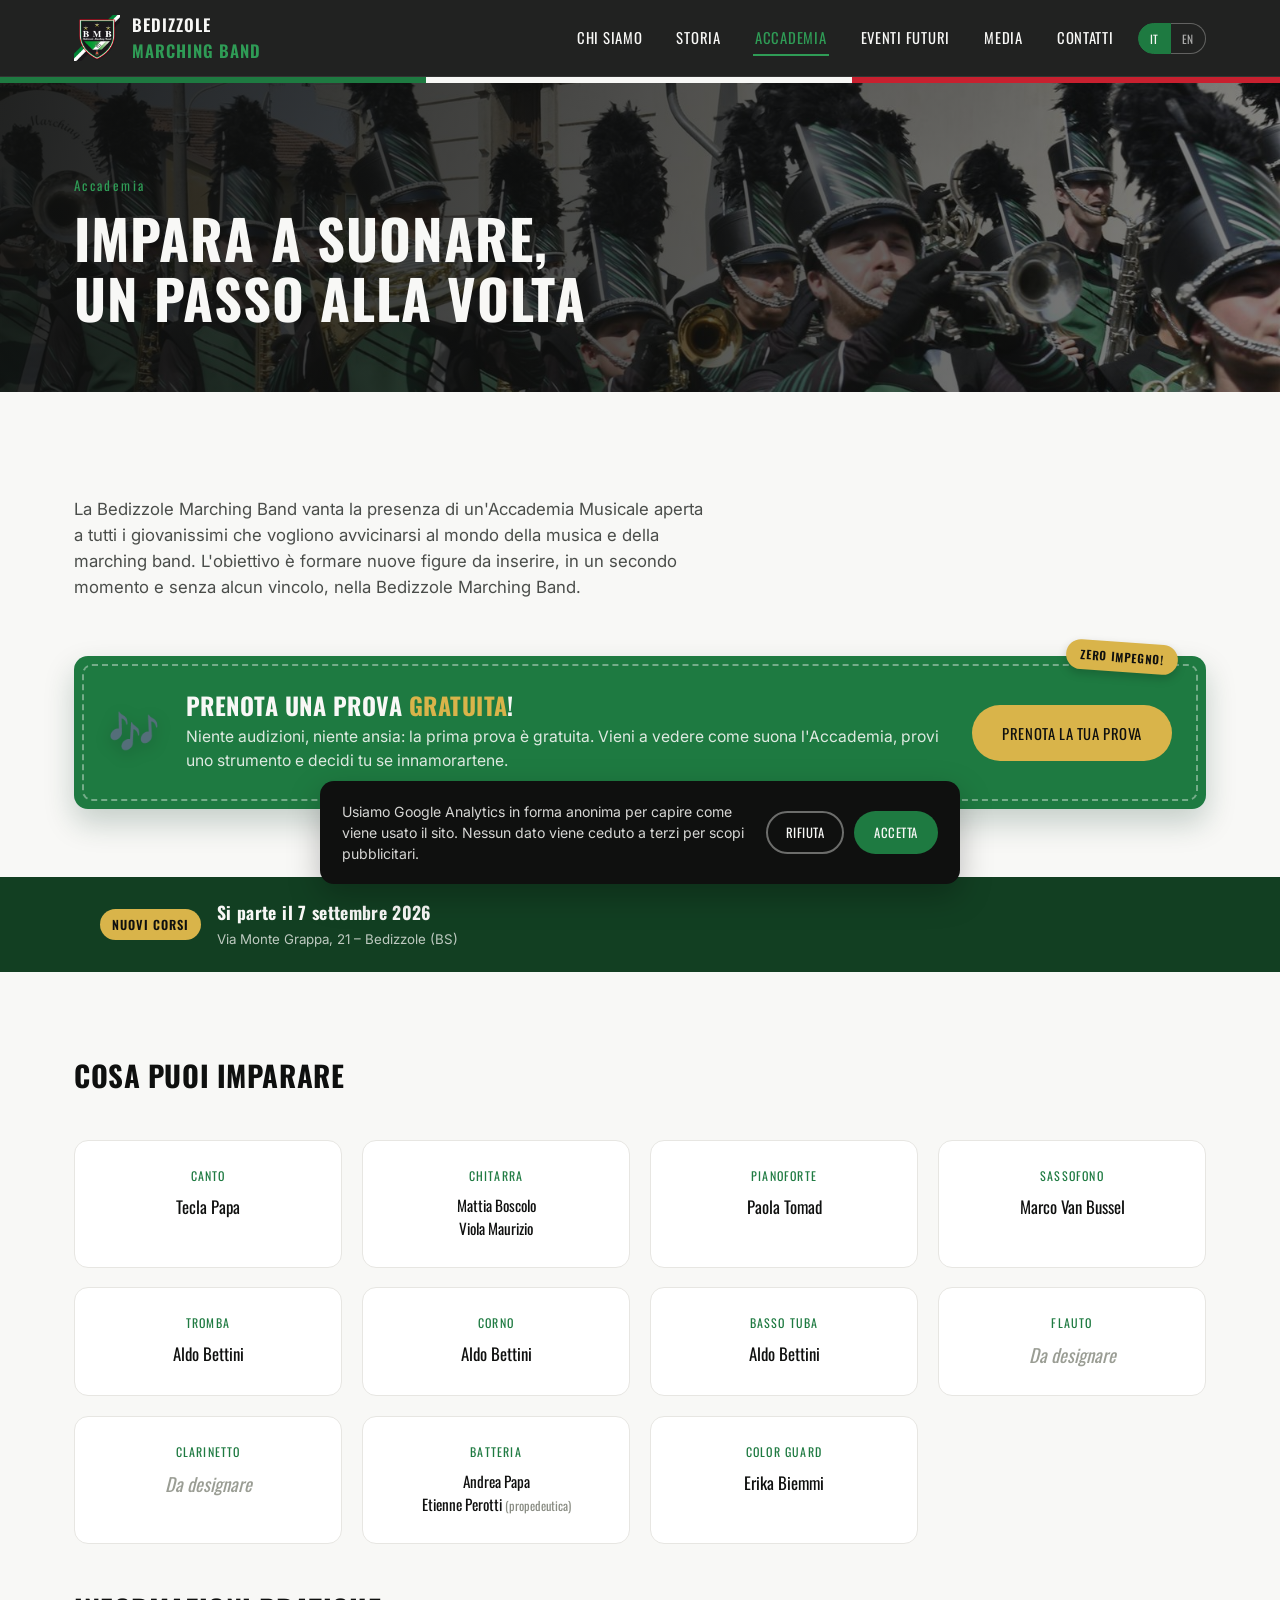
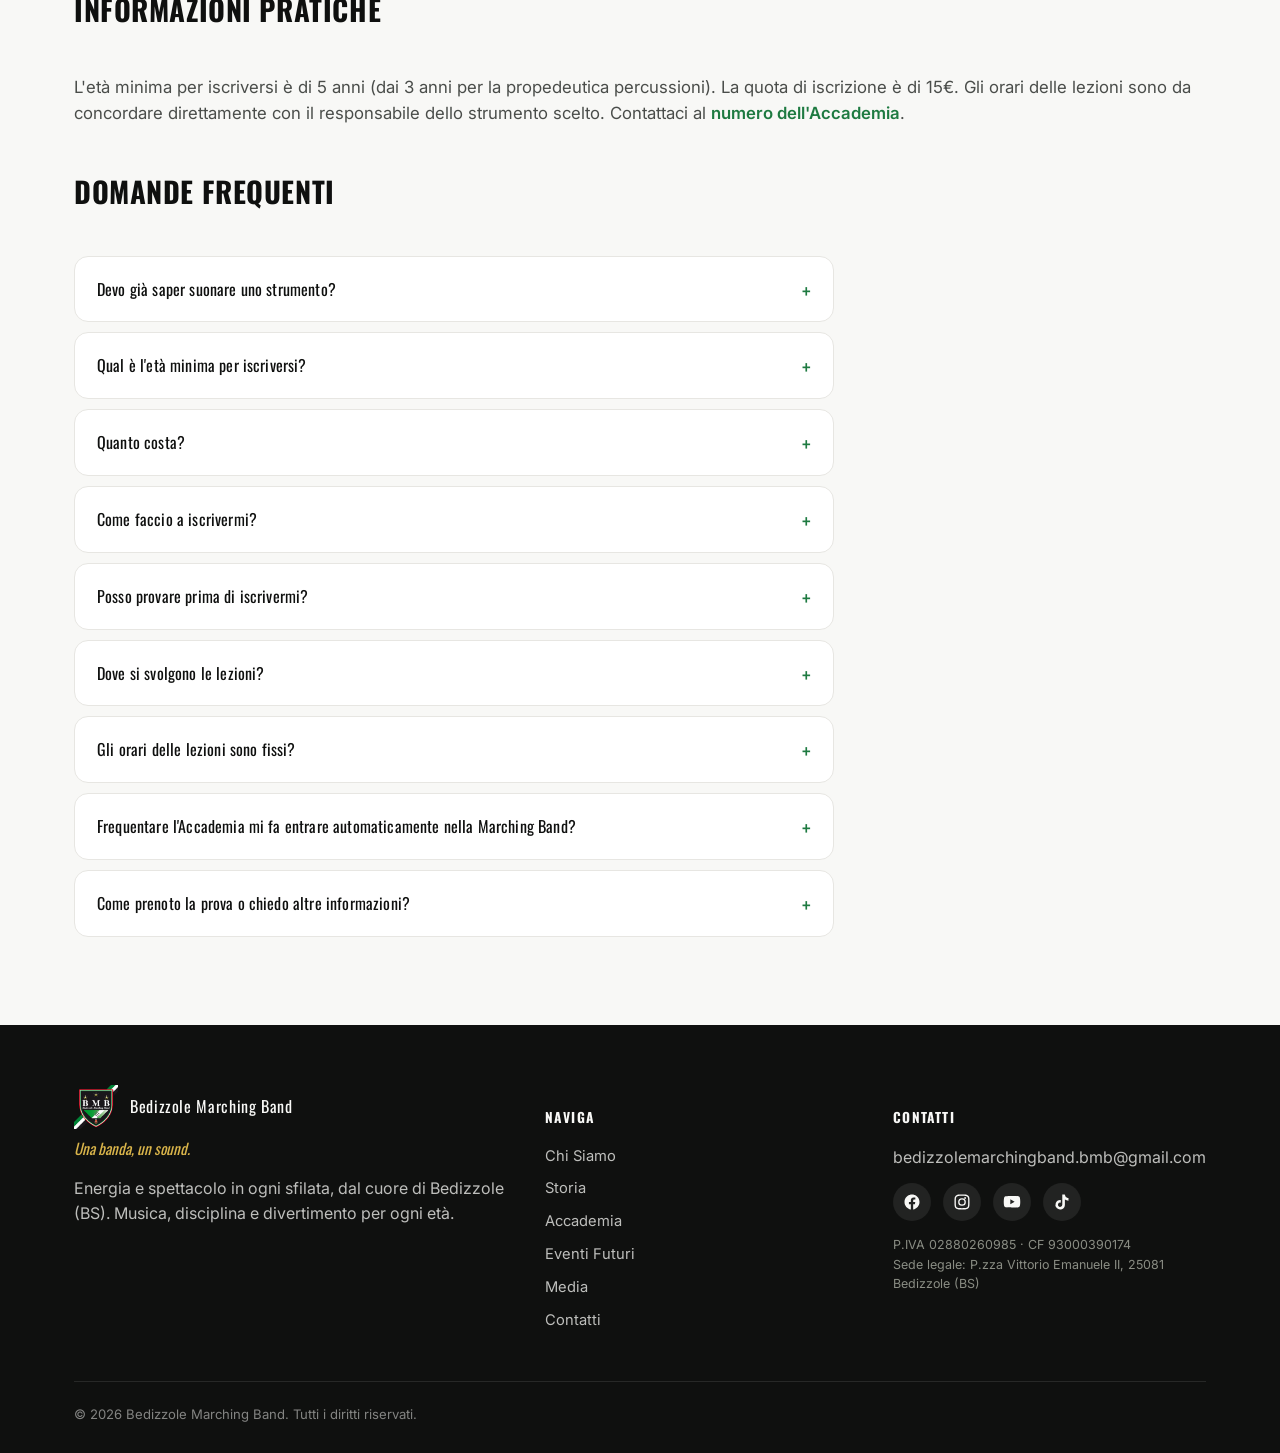
<file: accademia.html>
<!DOCTYPE html>
<html lang="it">
<head>
<meta charset="UTF-8">
<meta name="viewport" content="width=device-width, initial-scale=1.0">
<title>Accademia | Bedizzole Marching Band</title>
<meta name="description" content="L'Accademia Musicale della Bedizzole Marching Band: lezioni per tutte le età, dal primo approccio allo strumento fino alla marching band.">

<meta property="og:type" content="website">
<meta property="og:locale" content="it_IT">
<meta property="og:site_name" content="Bedizzole Marching Band">
<meta property="og:title" content="Accademia | Bedizzole Marching Band">
<meta property="og:description" content="L'Accademia Musicale della Bedizzole Marching Band: lezioni per tutte le età, dal primo approccio allo strumento fino alla marching band.">
<meta property="og:url" content="https://bedizzolemarchingband.netlify.app/accademia.html">
<meta property="og:image" content="https://bedizzolemarchingband.netlify.app/img/og-social-card.jpg">
<meta property="og:image:width" content="1200">
<meta property="og:image:height" content="630">
<meta name="twitter:card" content="summary_large_image">
<meta name="twitter:title" content="Accademia | Bedizzole Marching Band">
<meta name="twitter:description" content="L'Accademia Musicale della Bedizzole Marching Band: lezioni per tutte le età, dal primo approccio allo strumento fino alla marching band.">
<meta name="twitter:image" content="https://bedizzolemarchingband.netlify.app/img/og-social-card.jpg">

<link rel="icon" href="img/logo.png">
<link rel="apple-touch-icon" href="img/apple-touch-icon.png">
<link rel="manifest" href="manifest.json">
<meta name="theme-color" content="#1e7a41">
<link rel="stylesheet" href="css/style.css">
</head>
<body>

<header class="site-header">
  <div class="container nav-row">
    <a href="index.html" class="brand">
      <img src="img/logo.png" alt="Logo Bedizzole Marching Band">
      <span class="brand-name">BEDIZZOLE<br><span>MARCHING BAND</span></span>
    </a>
    <div class="nav-right">
      <ul class="nav-links">
        <li><a href="chi-siamo.html" data-i18n="nav.chisiamo">Chi Siamo</a></li>
        <li><a href="storia.html" data-i18n="nav.storia">Storia</a></li>
        <li><a href="accademia.html" data-i18n="nav.accademia" class="active">Accademia</a></li>
        <li><a href="eventi.html" data-i18n="nav.eventi">Eventi Futuri</a></li>
        <li><a href="media.html" data-i18n="nav.media">Media</a></li>
        <li><a href="contatti.html" data-i18n="nav.contatti">Contatti</a></li>
      </ul>
      <div class="lang-toggle">
        <button type="button" data-lang="it">IT</button>
        <button type="button" data-lang="en">EN</button>
      </div>
      <button class="nav-toggle" aria-label="Apri menu">&#9776;</button>
    </div>
  </div>
</header>

<div class="tricolor-bar"></div>

<div class="page-hero" style="background-image:url('img/band-ottoni-formazione.jpg')">
  <div class="container">
    <span class="kicker" data-i18n="accademia.kicker">Accademia</span>
    <h1 data-i18n="accademia.h1" data-i18n-html>Impara a suonare, <br>un passo alla volta</h1>
  </div>
</div>

<section style="padding-bottom:0;">
  <div class="container">
    <p style="max-width:640px;font-size:1.05rem;color:#4a4d4a;" data-i18n="accademia.mission">La Bedizzole Marching Band vanta la presenza di un'Accademia Musicale aperta a tutti i giovanissimi che vogliono avvicinarsi al mondo della musica e della marching band. L'obiettivo è formare nuove figure da inserire, in un secondo momento e senza alcun vincolo, nella Bedizzole Marching Band.</p>


    <div class="trial-banner reveal">
      <span class="trial-note" data-i18n="trial.note">Zero impegno!</span>
      <span class="trial-emoji" aria-hidden="true">🎶</span>
      <div class="trial-text">
        <h3 data-i18n="trial.h3" data-i18n-html>Prenota una prova <span style="color:var(--bmb-gold);">gratuita</span>!</h3>
        <p data-i18n="trial.p">Niente audizioni, niente ansia: vieni a vedere come suona l'Accademia, provi uno strumento e decidi tu se innamorartene. Basta un messaggio a Nicola per fissare il giorno.</p>
      </div>
      <a href="contatti.html" class="btn btn-gold" data-i18n="trial.cta">Chiama e prenota</a>
    </div>
  </div>
</section>

<div class="rehearsal-banner reveal">
  <div class="container">
    <div class="rehearsal-inner" style="padding:22px 26px;">
      <div class="rehearsal-text">
        <span class="badge" data-i18n="accademia.startbadge">Nuovi corsi</span>
        <div>
          <strong data-i18n="accademia.startdate">Si parte il 7 settembre 2026</strong>
          <small data-i18n="accademia.startloc">Via Monte Grappa, 21 &ndash; Bedizzole (BS)</small>
        </div>
      </div>
    </div>
  </div>
</div>

<section>
  <div class="container">
    <div class="section-head reveal">
      <h2 style="font-size:1.8rem;" data-i18n="accademia.corsiprop.h2">Cosa puoi imparare</h2>
    </div>
    <div class="people-grid reveal">
      <div class="person-card">
        <span class="role" data-i18n="strumento.canto">Canto</span>
        <div class="name" style="font-size:1.05rem;">Tecla Papa</div>
      </div>
      <div class="person-card">
        <span class="role" data-i18n="strumento.chitarra">Chitarra</span>
        <div class="name" style="font-size:0.95rem;">Mattia Boscolo</div>
        <div class="name" style="font-size:0.95rem;">Viola Maurizio</div>
      </div>
      <div class="person-card">
        <span class="role" data-i18n="strumento.pianoforte">Pianoforte</span>
        <div class="name" style="font-size:1.05rem;">Paola Tomad</div>
      </div>
      <div class="person-card">
        <span class="role" data-i18n="strumento.sassofono">Sassofono</span>
        <div class="name" style="font-size:1.05rem;">Marco Van Bussel</div>
      </div>
      <div class="person-card">
        <span class="role" data-i18n="strumento.tromba">Tromba</span>
        <div class="name" style="font-size:1.05rem;">Aldo Bettini</div>
      </div>
      <div class="person-card">
        <span class="role" data-i18n="strumento.corno">Corno</span>
        <div class="name" style="font-size:1.05rem;">Aldo Bettini</div>
      </div>
      <div class="person-card">
        <span class="role" data-i18n="strumento.bassotuba">Basso Tuba</span>
        <div class="name" style="font-size:1.05rem;">Aldo Bettini</div>
      </div>
      <div class="person-card tbd">
        <span class="role" data-i18n="strumento.flauto">Flauto</span>
        <div class="name" data-i18n="strumento.dadesignare">Da designare</div>
      </div>
      <div class="person-card tbd">
        <span class="role" data-i18n="strumento.clarinetto">Clarinetto</span>
        <div class="name" data-i18n="strumento.dadesignare">Da designare</div>
      </div>
      <div class="person-card">
        <span class="role" data-i18n="strumento.batteria">Batteria</span>
        <div class="name" style="font-size:0.95rem;">Andrea Papa</div>
        <div class="name" style="font-size:0.95rem;">Etienne Perotti <span style="font-weight:400;color:#8a8d84;font-size:0.78rem;" data-i18n="strumento.propedeutica">(propedeutica)</span></div>
      </div>
      <div class="person-card">
        <span class="role" data-i18n="strumento.colorguard">Color Guard</span>
        <div class="name" style="font-size:1.05rem;">Erika Biemmi</div>
      </div>
    </div>

    <div class="section-head reveal" style="margin-top:50px;">
      <h2 style="font-size:1.8rem;" data-i18n="accademia.info.h2">Informazioni pratiche</h2>
    </div>
    <p class="reveal" style="font-size:1.05rem;color:#4a4d4a;" data-i18n="accademia.info.text" data-i18n-html>L'età minima per iscriversi è di 5 anni (dai 3 anni per la propedeutica percussioni). La quota di iscrizione è di 15€. Gli orari delle lezioni sono da concordare direttamente con il responsabile dello strumento scelto. Contattaci al <a href="contatti.html#accademia-contatti" style="color:var(--bmb-green);font-weight:600;">numero dell'Accademia</a>.</p>

    <div class="section-head reveal" style="margin-top:50px;">
      <h2 style="font-size:1.8rem;" data-i18n="accademia.faq.h2">Domande frequenti</h2>
    </div>
    <div class="faq-list reveal">
      <details class="faq-item">
        <summary data-i18n="accademia.faq.q1">Devo già saper suonare uno strumento?</summary>
        <p data-i18n="accademia.faq.a1">No, si parte da zero: l'Accademia è pensata proprio per chi non ha mai toccato uno strumento, ma è aperta anche a chi suona già e vuole crescere.</p>
      </details>
      <details class="faq-item">
        <summary data-i18n="accademia.faq.q2">Qual è l'età minima per iscriversi?</summary>
        <p data-i18n="accademia.faq.a2">5 anni per la maggior parte dei corsi, 3 anni per la propedeutica percussioni.</p>
      </details>
      <details class="faq-item">
        <summary data-i18n="accademia.faq.q3">Quanto costa?</summary>
        <p data-i18n="accademia.faq.a3">La quota di iscrizione è di 15€. Per i dettagli sui singoli corsi contattaci al numero dell'Accademia.</p>
      </details>
      <details class="faq-item">
        <summary data-i18n="accademia.faq.q9">Come faccio a iscrivermi?</summary>
        <p data-i18n="accademia.faq.a9" data-i18n-html>Contatta il <a href="contatti.html#accademia-contatti" style="color:var(--bmb-green);font-weight:600;">numero dell'Accademia</a> per prenotare una prova gratuita: se poi decidi di proseguire, si paga la quota di iscrizione di 15€ e si concordano giorni e orari delle lezioni con il responsabile dello strumento scelto.</p>
      </details>
      <details class="faq-item">
        <summary data-i18n="accademia.faq.q4">Posso provare prima di iscrivermi?</summary>
        <p data-i18n="accademia.faq.a4">Sì: la prova è gratuita e senza impegno, niente audizioni. Basta prenotarla al numero dell'Accademia.</p>
      </details>
      <details class="faq-item">
        <summary data-i18n="accademia.faq.q5">Dove si svolgono le lezioni?</summary>
        <p data-i18n="accademia.faq.a5">In Via Monte Grappa, 21 a Bedizzole (BS).</p>
      </details>
      <details class="faq-item">
        <summary data-i18n="accademia.faq.q6">Gli orari delle lezioni sono fissi?</summary>
        <p data-i18n="accademia.faq.a6">No, si concordano direttamente con il responsabile dello strumento scelto in base alle disponibilità di entrambi.</p>
      </details>
      <details class="faq-item">
        <summary data-i18n="accademia.faq.q7">Frequentare l'Accademia mi fa entrare automaticamente nella Marching Band?</summary>
        <p data-i18n="accademia.faq.a7">No, e non c'è alcun vincolo: Accademia e Marching Band sono due percorsi separati. Se in futuro la tua preparazione sarà al livello giusto, sarai comunque tu a scegliere se entrare o meno a far parte della Bedizzole Marching Band.</p>
      </details>
      <details class="faq-item">
        <summary data-i18n="accademia.faq.q8">Come prenoto la prova o chiedo altre informazioni?</summary>
        <p data-i18n="accademia.faq.a8" data-i18n-html>Chiamando o scrivendo al <a href="contatti.html#accademia-contatti" style="color:var(--bmb-green);font-weight:600;">numero dell'Accademia</a>: verrai ricontattato per organizzare tutto.</p>
      </details>
    </div>
  </div>
</section>

<footer>
  <div class="container">
    <div class="footer-grid">
      <div>
        <div class="footer-brand">
          <img src="img/logo.png" alt="Logo BMB">
          <span>Bedizzole Marching Band</span>
        </div>
        <p class="footer-motto" data-i18n="hero.h1">Una banda, un sound.</p>
        <p data-i18n="footer.tagline">Sfiliamo per la nostra comunità dal cuore di Bedizzole (BS). Musica, disciplina e divertimento per ogni età.</p>
      </div>
      <div>
        <h5 data-i18n="footer.navigate">Naviga</h5>
        <ul>
          <li><a href="chi-siamo.html" data-i18n="nav.chisiamo">Chi Siamo</a></li>
          <li><a href="storia.html" data-i18n="nav.storia">Storia</a></li>
          <li><a href="accademia.html" data-i18n="nav.accademia">Accademia</a></li>
          <li><a href="eventi.html" data-i18n="nav.eventi">Eventi Futuri</a></li>
        <li><a href="media.html" data-i18n="nav.media">Media</a></li>
          <li><a href="contatti.html" data-i18n="nav.contatti">Contatti</a></li>
        </ul>
      </div>
      <div>
        <h5 data-i18n="footer.contacts">Contatti</h5>
        <p style="margin:0 0 14px;"><a href="mailto:bedizzolemarchingband.bmb@gmail.com">bedizzolemarchingband.bmb@gmail.com</a></p>
        <div class="social-links">
          <a href="https://www.facebook.com/bedizzolemarchingband" target="_blank" rel="noopener" aria-label="Facebook"><svg viewBox="0 0 24 24" aria-hidden="true"><path d="M22 12.06C22 6.48 17.52 2 12 2S2 6.48 2 12.06c0 5.02 3.66 9.18 8.44 9.94v-7.03H7.9v-2.91h2.54V9.85c0-2.5 1.49-3.89 3.77-3.89 1.09 0 2.23.2 2.23.2v2.46h-1.26c-1.24 0-1.63.77-1.63 1.56v1.88h2.78l-.44 2.91h-2.34V22c4.78-.76 8.44-4.92 8.44-9.94Z"/></svg></a>
          <a href="https://instagram.com/bedizzolemarchingband" target="_blank" rel="noopener" aria-label="Instagram"><svg viewBox="0 0 24 24" aria-hidden="true"><path d="M12 2c-2.72 0-3.06.01-4.12.06-1.06.05-1.79.22-2.43.47-.66.26-1.22.6-1.77 1.16-.56.55-.9 1.11-1.16 1.77-.25.64-.42 1.37-.47 2.43C2 8.94 2 9.28 2 12s.01 3.06.06 4.12c.05 1.06.22 1.79.47 2.43.26.66.6 1.22 1.16 1.77.55.56 1.11.9 1.77 1.16.64.25 1.37.42 2.43.47C8.94 22 9.28 22 12 22s3.06-.01 4.12-.06c1.06-.05 1.79-.22 2.43-.47.66-.26 1.22-.6 1.77-1.16.56-.55.9-1.11 1.16-1.77.25-.64.42-1.37.47-2.43.05-1.06.06-1.4.06-4.12s-.01-3.06-.06-4.12c-.05-1.06-.22-1.79-.47-2.43a4.9 4.9 0 0 0-1.16-1.77 4.9 4.9 0 0 0-1.77-1.16c-.64-.25-1.37-.42-2.43-.47C15.06 2.01 14.72 2 12 2Zm0 1.8c2.67 0 2.99.01 4.04.06.98.04 1.51.21 1.86.34.47.18.8.4 1.15.75.35.35.57.68.75 1.15.13.35.3.88.34 1.86.05 1.05.06 1.37.06 4.04s-.01 2.99-.06 4.04c-.04.98-.21 1.51-.34 1.86-.18.47-.4.8-.75 1.15-.35.35-.68.57-1.15.75-.35.13-.88.3-1.86.34-1.05.05-1.37.06-4.04.06s-2.99-.01-4.04-.06c-.98-.04-1.51-.21-1.86-.34a3.1 3.1 0 0 1-1.15-.75 3.1 3.1 0 0 1-.75-1.15c-.13-.35-.3-.88-.34-1.86-.05-1.05-.06-1.37-.06-4.04s.01-2.99.06-4.04c.04-.98.21-1.51.34-1.86.18-.47.4-.8.75-1.15.35-.35.68-.57 1.15-.75.35-.13.88-.3 1.86-.34 1.05-.05 1.37-.06 4.04-.06Zm0 3.06a5.14 5.14 0 1 0 0 10.28 5.14 5.14 0 0 0 0-10.28Zm0 8.48a3.34 3.34 0 1 1 0-6.68 3.34 3.34 0 0 1 0 6.68Zm5.34-8.68a1.2 1.2 0 1 1-2.4 0 1.2 1.2 0 0 1 2.4 0Z"/></svg></a>
          <a href="https://www.youtube.com/c/BedizzoleMarchingBand" target="_blank" rel="noopener" aria-label="YouTube"><svg viewBox="0 0 24 24" aria-hidden="true"><path d="M22.54 6.42a2.78 2.78 0 0 0-1.95-1.97C18.88 4 12 4 12 4s-6.88 0-8.59.45A2.78 2.78 0 0 0 1.46 6.42 29 29 0 0 0 1 11.75a29 29 0 0 0 .46 5.33 2.78 2.78 0 0 0 1.95 1.97C5.12 19.5 12 19.5 12 19.5s6.88 0 8.59-.45a2.78 2.78 0 0 0 1.95-1.97 29 29 0 0 0 .46-5.33 29 29 0 0 0-.46-5.33ZM9.75 15.02V8.48l5.75 3.27-5.75 3.27Z"/></svg></a><a href="https://www.tiktok.com/@bedizzolemarchingband" target="_blank" rel="noopener" aria-label="TikTok"><svg viewBox="0 0 24 24" aria-hidden="true"><path d="M19.59 6.69a4.83 4.83 0 0 1-3.77-4.25V2h-3.45v13.67a2.89 2.89 0 0 1-5.2 1.74 2.89 2.89 0 0 1 2.31-4.64 2.93 2.93 0 0 1 .88.13V9.4a6.84 6.84 0 0 0-.88-.05A6.33 6.33 0 0 0 5 20.1a6.34 6.34 0 0 0 10.86-4.43v-7a8.16 8.16 0 0 0 4.77 1.52v-3.4a4.85 4.85 0 0 1-1.04-.1z"/></svg></a>
        </div>
        <p style="margin-top:14px;font-size:0.78rem;color:#8a8d84;" data-i18n-html data-i18n="footer.legal">P.IVA 02880260985 &middot; CF 93000390174</p>
      </div>
    </div>
    <div class="footer-bottom">
      <span>&copy; <span id="year"></span> Bedizzole Marching Band. <span data-i18n="footer.rights">Tutti i diritti riservati.</span></span>
    </div>
  </div>
</footer>

<script>document.getElementById('year').textContent = new Date().getFullYear();</script>
<script src="js/i18n.js"></script>
<script src="js/main.js"></script>
<script src="js/consent.js"></script>
</body>
</html>
</file>
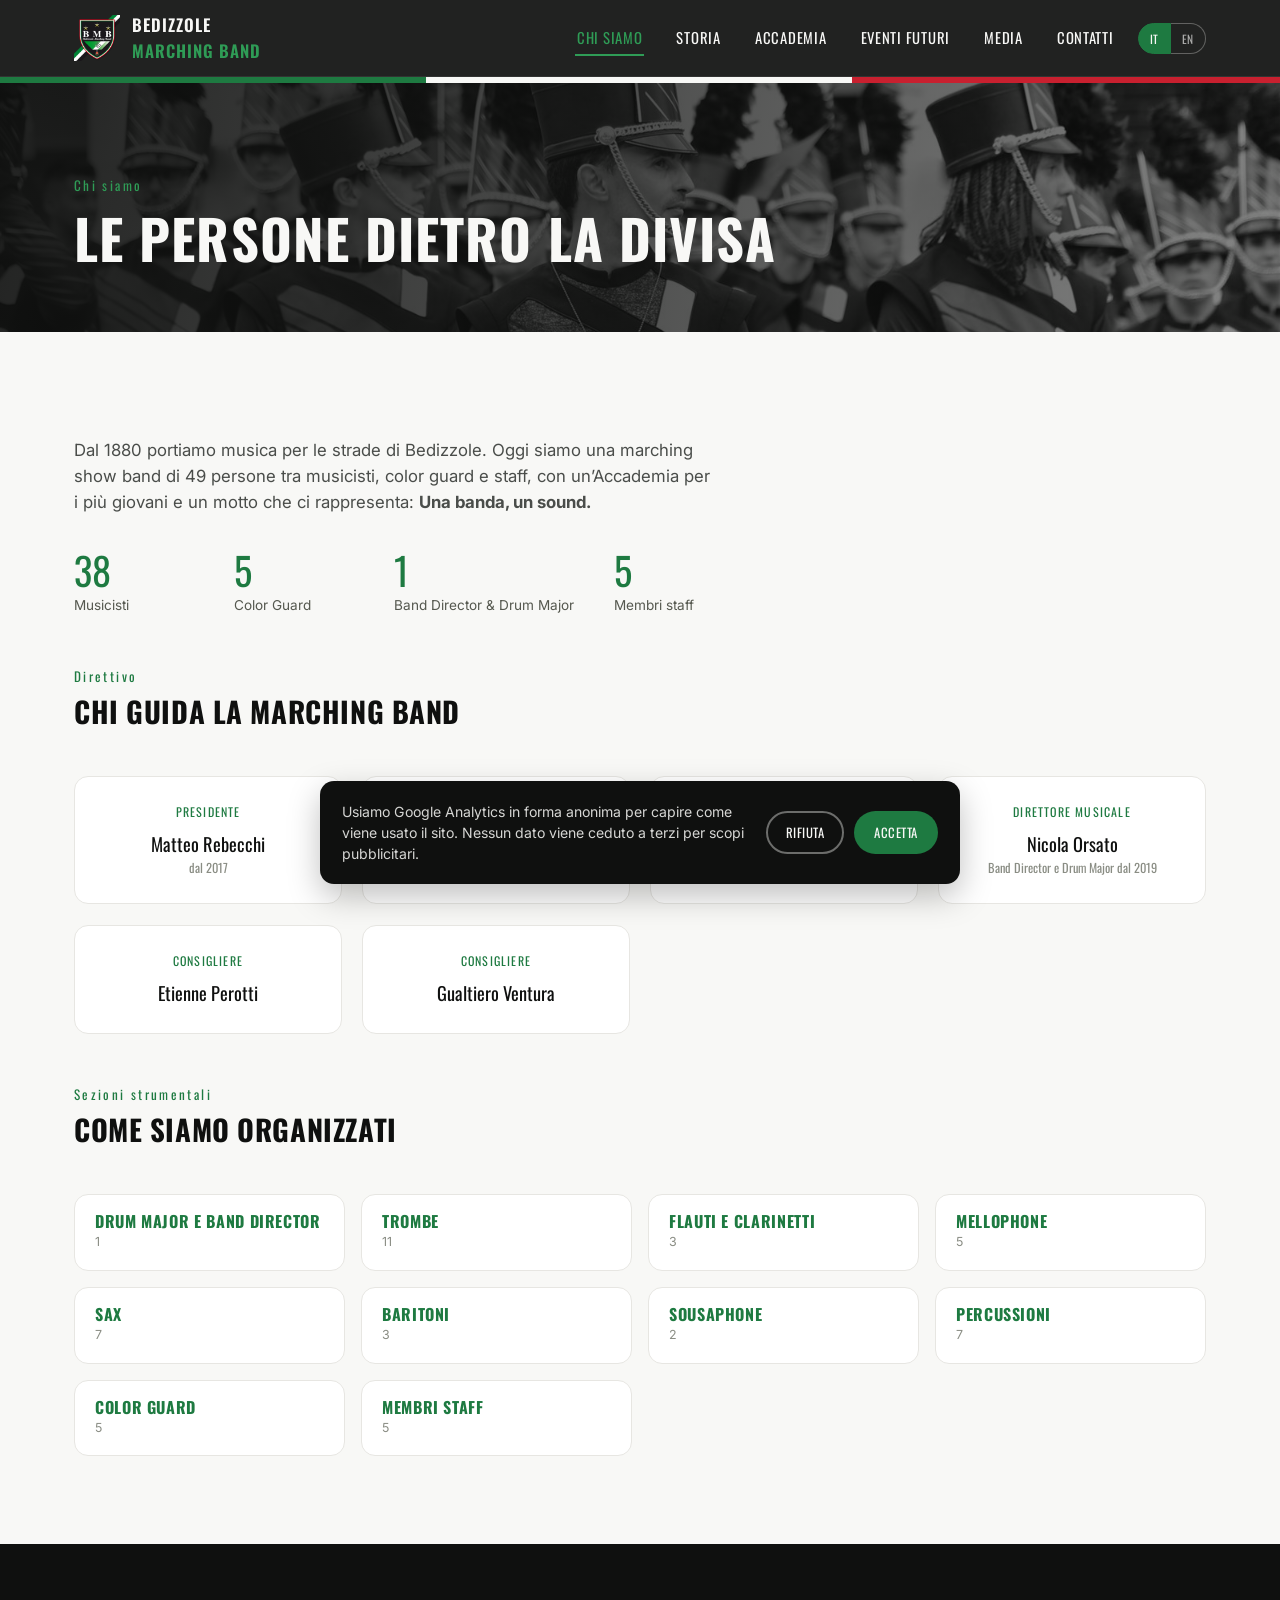
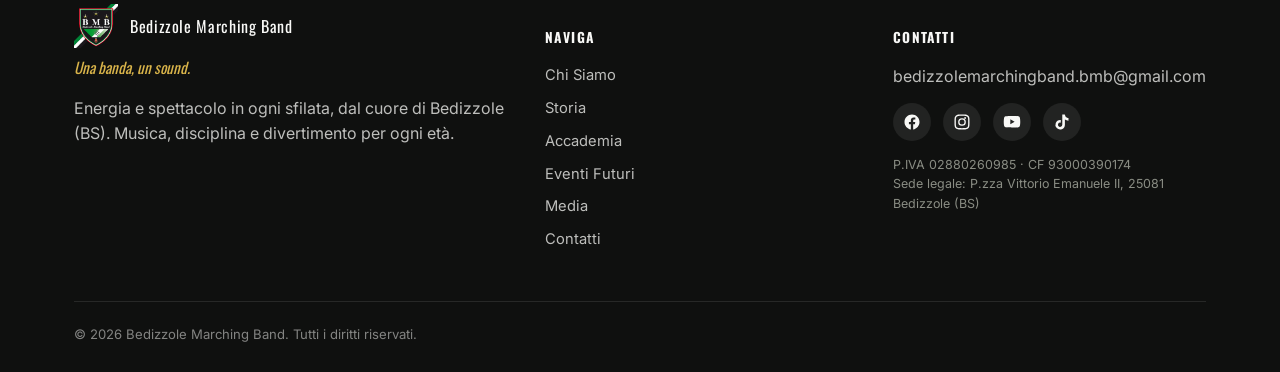
<file: chi-siamo.html>
<!DOCTYPE html>
<html lang="it">
<head>
<meta charset="UTF-8">
<meta name="viewport" content="width=device-width, initial-scale=1.0">
<title>Chi Siamo | Bedizzole Marching Band</title>
<meta name="description" content="Le persone dietro la divisa BMB: direttivo, sezioni strumentali e la storia di chi rende viva la Bedizzole Marching Band.">

<meta property="og:type" content="website">
<meta property="og:locale" content="it_IT">
<meta property="og:site_name" content="Bedizzole Marching Band">
<meta property="og:title" content="Chi Siamo | Bedizzole Marching Band">
<meta property="og:description" content="Le persone dietro la divisa BMB: direttivo, sezioni strumentali e la storia di chi rende viva la Bedizzole Marching Band.">
<meta property="og:url" content="https://bedizzolemarchingband.netlify.app/chi-siamo.html">
<meta property="og:image" content="https://bedizzolemarchingband.netlify.app/img/og-social-card.jpg">
<meta property="og:image:width" content="1200">
<meta property="og:image:height" content="630">
<meta name="twitter:card" content="summary_large_image">
<meta name="twitter:title" content="Chi Siamo | Bedizzole Marching Band">
<meta name="twitter:description" content="Le persone dietro la divisa BMB: direttivo, sezioni strumentali e la storia di chi rende viva la Bedizzole Marching Band.">
<meta name="twitter:image" content="https://bedizzolemarchingband.netlify.app/img/og-social-card.jpg">

<link rel="icon" href="img/logo.png">
<link rel="apple-touch-icon" href="img/apple-touch-icon.png">
<link rel="manifest" href="manifest.json">
<meta name="theme-color" content="#1e7a41">
<link rel="stylesheet" href="css/style.css">
</head>
<body>

<header class="site-header">
  <div class="container nav-row">
    <a href="index.html" class="brand">
      <img src="img/logo.png" alt="Logo Bedizzole Marching Band">
      <span class="brand-name">BEDIZZOLE<br><span>MARCHING BAND</span></span>
    </a>
    <div class="nav-right">
      <ul class="nav-links">
        <li><a href="chi-siamo.html" data-i18n="nav.chisiamo" class="active">Chi Siamo</a></li>
        <li><a href="storia.html" data-i18n="nav.storia">Storia</a></li>
        <li><a href="accademia.html" data-i18n="nav.accademia">Accademia</a></li>
        <li><a href="eventi.html" data-i18n="nav.eventi">Eventi Futuri</a></li>
        <li><a href="media.html" data-i18n="nav.media">Media</a></li>
        <li><a href="contatti.html" data-i18n="nav.contatti">Contatti</a></li>
      </ul>
      <div class="lang-toggle">
        <button type="button" data-lang="it">IT</button>
        <button type="button" data-lang="en">EN</button>
      </div>
      <button class="nav-toggle" aria-label="Apri menu">&#9776;</button>
    </div>
  </div>
</header>

<div class="tricolor-bar"></div>

<div class="page-hero" style="background-image:url('img/band-ritratto-bn.jpg')">
  <div class="container">
    <span class="kicker" data-i18n="chisiamo.kicker">Chi siamo</span>
    <h1 data-i18n="chisiamo.h1">Le persone dietro la divisa BMB</h1>
  </div>
</div>

<section>
  <div class="container">
    <p style="max-width:640px;font-size:1.05rem;color:#4a4d4a;" data-i18n="chisiamo.intro" data-i18n-html>Dal 1880 portiamo musica per le strade di Bedizzole. Oggi siamo una marching show band di 49 persone tra musicisti, color guard e staff, affiancati dalla Bedizzole Junior Marching Band e dall'Accademia per i più giovani, con un motto che ci rappresenta: <strong>Una banda, un sound.</strong></p>

    <div class="stat-row reveal">
      <div class="stat"><div class="num">38</div><div class="label" data-i18n="stat.musicisti">Musicisti</div></div>
      <div class="stat"><div class="num">5</div><div class="label" data-i18n="stat.colorguard">Color Guard</div></div>
      <div class="stat"><div class="num">1</div><div class="label" data-i18n="stat.maestro">Maestro</div></div>
      <div class="stat"><div class="num">5</div><div class="label" data-i18n="stat.staff">Membri staff</div></div>
    </div>

    <div class="section-head reveal" style="margin-top:50px;">
      <span class="kicker" data-i18n="direttivo.kicker">Direttivo</span>
      <h2 style="font-size:1.8rem;" data-i18n="direttivo.h2">Chi guida la Marching Band</h2>
    </div>
    <div class="people-grid reveal">
      <div class="person-card">
        <span class="role" data-i18n="role.presidente">Presidente</span>
        <div class="name">Matteo Rebecchi</div>
        <div class="name" style="font-size:0.78rem;font-weight:400;color:#8a8d84;" data-i18n="role.presidente.since">dal 2017</div>
      </div>
      <div class="person-card">
        <span class="role" data-i18n="role.vicepresidentetesoriere">Vicepresidente e Tesoriere</span>
        <div class="name">Matteo Spassini</div>
      </div>
      <div class="person-card">
        <span class="role" data-i18n="role.segretario">Segretario</span>
        <div class="name">Erika Biemmi</div>
      </div>
      <div class="person-card">
        <span class="role" data-i18n="role.direttoremusicale">Direttore musicale</span>
        <div class="name">Nicola Orsato</div>
        <div class="name" style="font-size:0.78rem;font-weight:400;color:#8a8d84;" data-i18n="role.direttoremusicale.since">Band Director e Drum Major dal 2019</div>
      </div>
      <div class="person-card">
        <span class="role" data-i18n="role.consigliere">Consigliere</span>
        <div class="name">Etienne Perotti</div>
      </div>
      <div class="person-card">
        <span class="role" data-i18n="role.consigliere">Consigliere</span>
        <div class="name">Gualtiero Ventura</div>
      </div>
    </div>

    <div class="section-head reveal" style="margin-top:50px;">
      <span class="kicker" data-i18n="sezioni.kicker">Sezioni strumentali</span>
      <h2 style="font-size:1.8rem;" data-i18n="sezioni.h2">Come siamo organizzati</h2>
    </div>
    <div class="roster-grid roster-grid-compact reveal">
      <div class="roster-card">
        <h4 data-i18n="sezione.dm">Drum Major e Band Director</h4>
        <span class="count">1</span>
      </div>
      <div class="roster-card">
        <h4 data-i18n="sezione.1">Trombe</h4>
        <span class="count">11</span>
      </div>
      <div class="roster-card">
        <h4 data-i18n="sezione.2">Flauti e Clarinetti</h4>
        <span class="count">3</span>
      </div>
      <div class="roster-card">
        <h4 data-i18n="sezione.3">Mellophone</h4>
        <span class="count">5</span>
      </div>
      <div class="roster-card">
        <h4 data-i18n="sezione.4">Sax</h4>
        <span class="count">7</span>
      </div>
      <div class="roster-card">
        <h4 data-i18n="sezione.5">Baritoni</h4>
        <span class="count">3</span>
      </div>
      <div class="roster-card">
        <h4 data-i18n="sezione.6">Sousaphone</h4>
        <span class="count">2</span>
      </div>
      <div class="roster-card">
        <h4 data-i18n="sezione.7">Percussioni</h4>
        <span class="count">7</span>
      </div>
      <div class="roster-card">
        <h4 data-i18n="sezione.8">Color Guard</h4>
        <span class="count">5</span>
      </div>
      <div class="roster-card">
        <h4 data-i18n="stat.staff">Membri staff</h4>
        <span class="count">5</span>
      </div>
    </div>
  </div>
</section>

<footer>
  <div class="container">
    <div class="footer-grid">
      <div>
        <div class="footer-brand">
          <img src="img/logo.png" alt="Logo BMB">
          <span>Bedizzole Marching Band</span>
        </div>
        <p class="footer-motto" data-i18n="hero.h1">Una banda, un sound.</p>
        <p data-i18n="footer.tagline">Sfiliamo per la nostra comunità dal cuore di Bedizzole (BS). Musica, disciplina e divertimento per ogni età.</p>
      </div>
      <div>
        <h5 data-i18n="footer.navigate">Naviga</h5>
        <ul>
          <li><a href="chi-siamo.html" data-i18n="nav.chisiamo">Chi Siamo</a></li>
          <li><a href="storia.html" data-i18n="nav.storia">Storia</a></li>
          <li><a href="accademia.html" data-i18n="nav.accademia">Accademia</a></li>
          <li><a href="eventi.html" data-i18n="nav.eventi">Eventi Futuri</a></li>
        <li><a href="media.html" data-i18n="nav.media">Media</a></li>
          <li><a href="contatti.html" data-i18n="nav.contatti">Contatti</a></li>
        </ul>
      </div>
      <div>
        <h5 data-i18n="footer.contacts">Contatti</h5>
        <p style="margin:0 0 14px;"><a href="mailto:bedizzolemarchingband.bmb@gmail.com">bedizzolemarchingband.bmb@gmail.com</a></p>
        <div class="social-links">
          <a href="https://www.facebook.com/bedizzolemarchingband" target="_blank" rel="noopener" aria-label="Facebook"><svg viewBox="0 0 24 24" aria-hidden="true"><path d="M22 12.06C22 6.48 17.52 2 12 2S2 6.48 2 12.06c0 5.02 3.66 9.18 8.44 9.94v-7.03H7.9v-2.91h2.54V9.85c0-2.5 1.49-3.89 3.77-3.89 1.09 0 2.23.2 2.23.2v2.46h-1.26c-1.24 0-1.63.77-1.63 1.56v1.88h2.78l-.44 2.91h-2.34V22c4.78-.76 8.44-4.92 8.44-9.94Z"/></svg></a>
          <a href="https://instagram.com/bedizzolemarchingband" target="_blank" rel="noopener" aria-label="Instagram"><svg viewBox="0 0 24 24" aria-hidden="true"><path d="M12 2c-2.72 0-3.06.01-4.12.06-1.06.05-1.79.22-2.43.47-.66.26-1.22.6-1.77 1.16-.56.55-.9 1.11-1.16 1.77-.25.64-.42 1.37-.47 2.43C2 8.94 2 9.28 2 12s.01 3.06.06 4.12c.05 1.06.22 1.79.47 2.43.26.66.6 1.22 1.16 1.77.55.56 1.11.9 1.77 1.16.64.25 1.37.42 2.43.47C8.94 22 9.28 22 12 22s3.06-.01 4.12-.06c1.06-.05 1.79-.22 2.43-.47.66-.26 1.22-.6 1.77-1.16.56-.55.9-1.11 1.16-1.77.25-.64.42-1.37.47-2.43.05-1.06.06-1.4.06-4.12s-.01-3.06-.06-4.12c-.05-1.06-.22-1.79-.47-2.43a4.9 4.9 0 0 0-1.16-1.77 4.9 4.9 0 0 0-1.77-1.16c-.64-.25-1.37-.42-2.43-.47C15.06 2.01 14.72 2 12 2Zm0 1.8c2.67 0 2.99.01 4.04.06.98.04 1.51.21 1.86.34.47.18.8.4 1.15.75.35.35.57.68.75 1.15.13.35.3.88.34 1.86.05 1.05.06 1.37.06 4.04s-.01 2.99-.06 4.04c-.04.98-.21 1.51-.34 1.86-.18.47-.4.8-.75 1.15-.35.35-.68.57-1.15.75-.35.13-.88.3-1.86.34-1.05.05-1.37.06-4.04.06s-2.99-.01-4.04-.06c-.98-.04-1.51-.21-1.86-.34a3.1 3.1 0 0 1-1.15-.75 3.1 3.1 0 0 1-.75-1.15c-.13-.35-.3-.88-.34-1.86-.05-1.05-.06-1.37-.06-4.04s.01-2.99.06-4.04c.04-.98.21-1.51.34-1.86.18-.47.4-.8.75-1.15.35-.35.68-.57 1.15-.75.35-.13.88-.3 1.86-.34 1.05-.05 1.37-.06 4.04-.06Zm0 3.06a5.14 5.14 0 1 0 0 10.28 5.14 5.14 0 0 0 0-10.28Zm0 8.48a3.34 3.34 0 1 1 0-6.68 3.34 3.34 0 0 1 0 6.68Zm5.34-8.68a1.2 1.2 0 1 1-2.4 0 1.2 1.2 0 0 1 2.4 0Z"/></svg></a>
          <a href="https://www.youtube.com/c/BedizzoleMarchingBand" target="_blank" rel="noopener" aria-label="YouTube"><svg viewBox="0 0 24 24" aria-hidden="true"><path d="M22.54 6.42a2.78 2.78 0 0 0-1.95-1.97C18.88 4 12 4 12 4s-6.88 0-8.59.45A2.78 2.78 0 0 0 1.46 6.42 29 29 0 0 0 1 11.75a29 29 0 0 0 .46 5.33 2.78 2.78 0 0 0 1.95 1.97C5.12 19.5 12 19.5 12 19.5s6.88 0 8.59-.45a2.78 2.78 0 0 0 1.95-1.97 29 29 0 0 0 .46-5.33 29 29 0 0 0-.46-5.33ZM9.75 15.02V8.48l5.75 3.27-5.75 3.27Z"/></svg></a><a href="https://www.tiktok.com/@bedizzolemarchingband" target="_blank" rel="noopener" aria-label="TikTok"><svg viewBox="0 0 24 24" aria-hidden="true"><path d="M19.59 6.69a4.83 4.83 0 0 1-3.77-4.25V2h-3.45v13.67a2.89 2.89 0 0 1-5.2 1.74 2.89 2.89 0 0 1 2.31-4.64 2.93 2.93 0 0 1 .88.13V9.4a6.84 6.84 0 0 0-.88-.05A6.33 6.33 0 0 0 5 20.1a6.34 6.34 0 0 0 10.86-4.43v-7a8.16 8.16 0 0 0 4.77 1.52v-3.4a4.85 4.85 0 0 1-1.04-.1z"/></svg></a>
        </div>
        <p style="margin-top:14px;font-size:0.78rem;color:#8a8d84;" data-i18n-html data-i18n="footer.legal">P.IVA 02880260985 &middot; CF 93000390174</p>
      </div>
    </div>
    <div class="footer-bottom">
      <span>&copy; <span id="year"></span> Bedizzole Marching Band. <span data-i18n="footer.rights">Tutti i diritti riservati.</span></span>
    </div>
  </div>
</footer>

<script>document.getElementById('year').textContent = new Date().getFullYear();</script>
<script src="js/i18n.js"></script>
<script src="js/main.js"></script>
<script src="js/consent.js"></script>
</body>
</html>
</file>
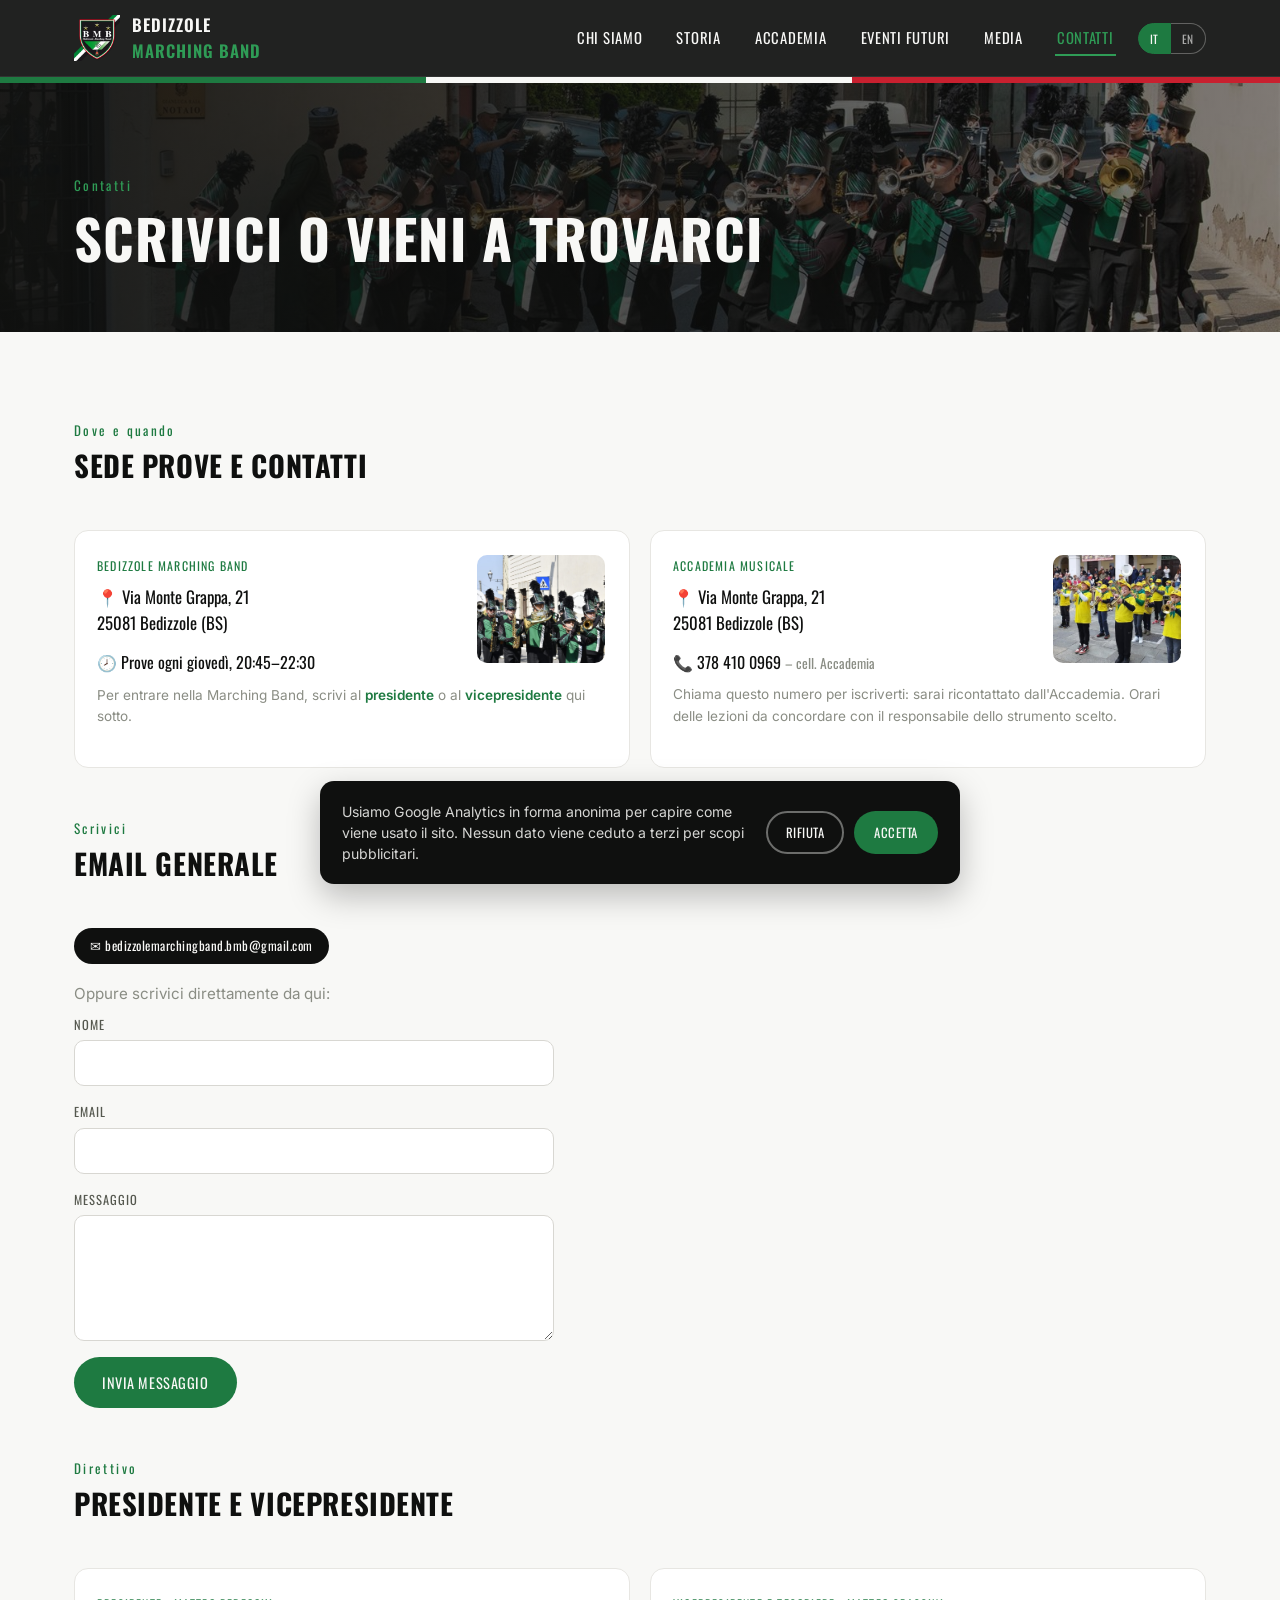
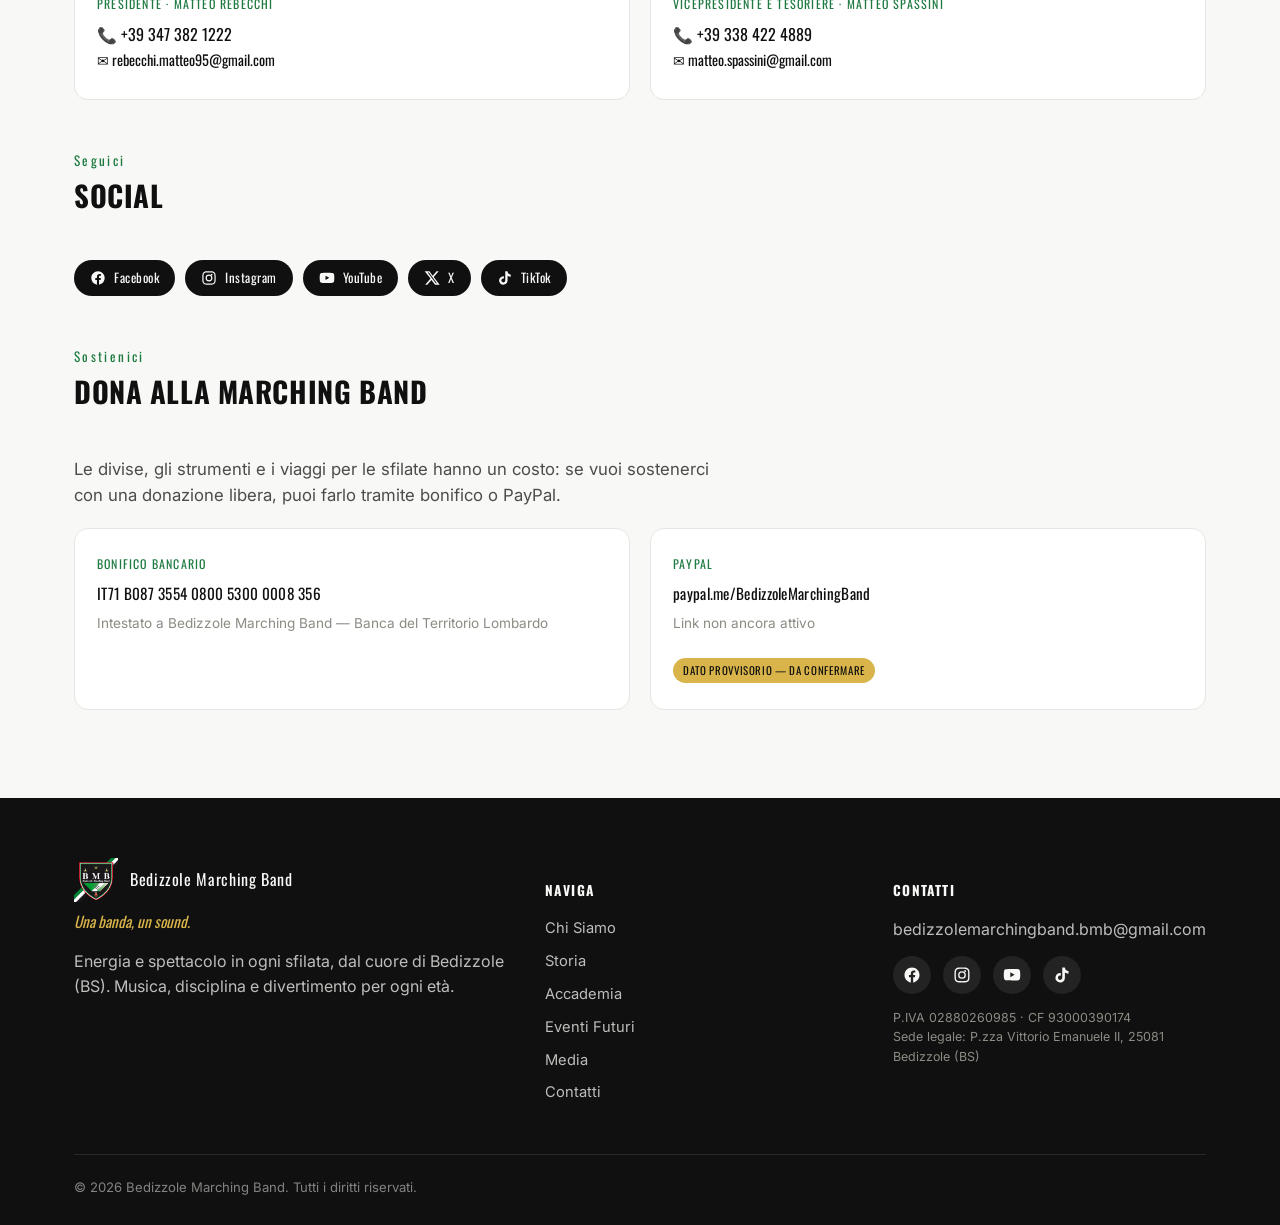
<file: contatti.html>
<!DOCTYPE html>
<html lang="it">
<head>
<meta charset="UTF-8">
<meta name="viewport" content="width=device-width, initial-scale=1.0">
<title>Contatti | Bedizzole Marching Band</title>
<meta name="description" content="Contatta la Bedizzole Marching Band per eventi, sfilate o per unirti a noi: scrivici o vieni a trovarci a Bedizzole (BS).">

<meta property="og:type" content="website">
<meta property="og:locale" content="it_IT">
<meta property="og:site_name" content="Bedizzole Marching Band">
<meta property="og:title" content="Contatti | Bedizzole Marching Band">
<meta property="og:description" content="Contatta la Bedizzole Marching Band per eventi, sfilate o per unirti a noi: scrivici o vieni a trovarci a Bedizzole (BS).">
<meta property="og:url" content="https://bedizzolemarchingband.netlify.app/contatti.html">
<meta property="og:image" content="https://bedizzolemarchingband.netlify.app/img/og-social-card.jpg">
<meta property="og:image:width" content="1200">
<meta property="og:image:height" content="630">
<meta name="twitter:card" content="summary_large_image">
<meta name="twitter:title" content="Contatti | Bedizzole Marching Band">
<meta name="twitter:description" content="Contatta la Bedizzole Marching Band per eventi, sfilate o per unirti a noi: scrivici o vieni a trovarci a Bedizzole (BS).">
<meta name="twitter:image" content="https://bedizzolemarchingband.netlify.app/img/og-social-card.jpg">

<link rel="icon" href="img/logo.png">
<link rel="apple-touch-icon" href="img/apple-touch-icon.png">
<link rel="manifest" href="manifest.json">
<meta name="theme-color" content="#1e7a41">
<link rel="stylesheet" href="css/style.css">
</head>
<body>

<header class="site-header">
  <div class="container nav-row">
    <a href="index.html" class="brand">
      <img src="img/logo.png" alt="Logo Bedizzole Marching Band">
      <span class="brand-name">BEDIZZOLE<br><span>MARCHING BAND</span></span>
    </a>
    <div class="nav-right">
      <ul class="nav-links">
        <li><a href="chi-siamo.html" data-i18n="nav.chisiamo">Chi Siamo</a></li>
        <li><a href="storia.html" data-i18n="nav.storia">Storia</a></li>
        <li><a href="accademia.html" data-i18n="nav.accademia">Accademia</a></li>
        <li><a href="eventi.html" data-i18n="nav.eventi">Eventi Futuri</a></li>
        <li><a href="media.html" data-i18n="nav.media">Media</a></li>
        <li><a href="contatti.html" data-i18n="nav.contatti" class="active">Contatti</a></li>
      </ul>
      <div class="lang-toggle">
        <button type="button" data-lang="it">IT</button>
        <button type="button" data-lang="en">EN</button>
      </div>
      <button class="nav-toggle" aria-label="Apri menu">&#9776;</button>
    </div>
  </div>
</header>

<div class="tricolor-bar"></div>

<div class="page-hero" style="background-image:url('img/band-piazza-vittorio-emanuele.jpg')">
  <div class="container">
    <span class="kicker" data-i18n="contatti.kicker">Contatti</span>
    <h1 data-i18n="contatti.h1">Scrivici o vieni a trovarci al giovedì</h1>
  </div>
</div>

<section>
  <div class="container">
    <div class="section-head reveal">
      <span class="kicker" data-i18n="contatti.dove.kicker">Dove e quando</span>
      <h2 style="font-size:1.8rem;" data-i18n="contatti.dove.h2">Sede prove e contatti</h2>
    </div>
    <div class="people-grid" style="grid-template-columns:repeat(2,1fr);">
      <div class="person-card" style="text-align:left;position:relative;">
        <img src="img/band-formazione-2.jpg" alt="La Bedizzole Marching Band in formazione" class="contact-card-photo" style="object-position:50% 30%;">
        <span class="role" data-i18n="contatti.dove.bmb.label">Bedizzole Marching Band</span>
        <div class="name" style="font-size:1.05rem;"><a href="https://www.google.com/maps/search/?api=1&query=Via+Monte+Grappa%2C+21%2C+25081+Bedizzole+BS%2C+Italia" target="_blank" rel="noopener" style="color:inherit;">📍 Via Monte Grappa, 21<br>25081 Bedizzole (BS)</a></div>
        <div class="name" style="font-size:1rem;margin-top:14px;line-height:1.6;">
          🕗 <span data-i18n="contatti.dove.bmb.orari">Prove ogni giovedì, 20:45&ndash;22:30</span>
        </div>
        <p style="font-size:0.85rem;color:#8a8d84;margin-top:10px;" data-i18n="contatti.dove.bmb.note" data-i18n-html>Per entrare nella Marching Band, scrivi al <a href="#presidente-contatti" style="color:var(--bmb-green);font-weight:600;">presidente</a> o al <a href="#vicepresidente-contatti" style="color:var(--bmb-green);font-weight:600;">vicepresidente</a> qui sotto.</p>
      </div>
      <div class="person-card" id="accademia-contatti" style="text-align:left;position:relative;">
        <img src="img/junior-band-liberazione-2024.jpg" alt="La Bedizzole Junior Band dell'Accademia in esibizione" class="contact-card-photo" style="object-position:50% 35%;">
        <span class="role" data-i18n="contatti.dove.accademia.label">Accademia Musicale</span>
        <div class="name" style="font-size:1.05rem;"><a href="https://www.google.com/maps/search/?api=1&query=Via+Monte+Grappa%2C+21%2C+25081+Bedizzole+BS%2C+Italia" target="_blank" rel="noopener" style="color:inherit;">📍 Via Monte Grappa, 21<br>25081 Bedizzole (BS)</a></div>
        <div class="name" style="font-size:1rem;margin-top:14px;">
          📞 <a href="tel:+393784100969" style="color:inherit;">378 410 0969</a> <span style="font-size:0.85rem;font-weight:400;color:#8a8d84;" data-i18n="contatti.dove.accademia.celllabel">– cell. Accademia</span>
        </div>
        <p style="font-size:0.85rem;color:#8a8d84;margin-top:10px;" data-i18n="contatti.dove.accademia.note">Chiama questo numero per iscriverti: sarai ricontattato dall'Accademia. Orari delle lezioni da concordare con il responsabile dello strumento scelto.</p>
      </div>
    </div>

    <div class="section-head reveal" style="margin-top:50px;">
      <span class="kicker" data-i18n="contatti.scrivici.kicker">Scrivici</span>
      <h2 style="font-size:1.8rem;" data-i18n="contatti.scrivici.h2">Email generale</h2>
    </div>
    <div class="tag-pills reveal">
      <span><a href="mailto:bedizzolemarchingband.bmb@gmail.com" style="color:inherit;">✉ bedizzolemarchingband.bmb@gmail.com</a></span>
    </div>

    <p class="reveal" style="font-size:0.95rem;color:#8a8d84;margin-top:18px;margin-bottom:10px;" data-i18n="contatti.form.orlabel">Oppure scrivici direttamente da qui:</p>
    <form name="contatto" method="POST" data-netlify="true" netlify-honeypot="bot-field" action="grazie.html" class="contact-form reveal">
      <input type="hidden" name="form-name" value="contatto">
      <p style="position:absolute;left:-9999px;" aria-hidden="true">
        <label>Non compilare questo campo se sei umano: <input name="bot-field" tabindex="-1" autocomplete="off"></label>
      </p>
      <div class="form-row">
        <label for="cf-name" data-i18n="contatti.form.nome">Nome</label>
        <input type="text" id="cf-name" name="nome" required>
      </div>
      <div class="form-row">
        <label for="cf-email" data-i18n="contatti.form.email">Email</label>
        <input type="email" id="cf-email" name="email" required>
      </div>
      <div class="form-row">
        <label for="cf-message" data-i18n="contatti.form.messaggio">Messaggio</label>
        <textarea id="cf-message" name="messaggio" rows="5" required></textarea>
      </div>
      <button type="submit" class="btn btn-primary" data-i18n="contatti.form.invia">Invia messaggio</button>
    </form>

    <div class="section-head reveal" style="margin-top:50px;">
      <span class="kicker" data-i18n="contatti.direttivo.kicker">Direttivo</span>
      <h2 style="font-size:1.8rem;" data-i18n="contatti.direttivo.h2">Presidente e Vicepresidente</h2>
    </div>
    <div class="people-grid" style="grid-template-columns:repeat(2,1fr);">
      <div class="person-card" id="presidente-contatti" style="text-align:left;">
        <span class="role"><span data-i18n="role.presidente">Presidente</span> &middot; Matteo Rebecchi</span>
        <div class="name" style="font-size:1rem;line-height:1.6;">
          <a href="tel:+393473821222" style="color:inherit;">📞 +39 347 382 1222</a><br>
          <a href="mailto:rebecchi.matteo95@gmail.com" style="color:inherit;font-size:0.9rem;">✉ rebecchi.matteo95@gmail.com</a>
        </div>
      </div>
      <div class="person-card" id="vicepresidente-contatti" style="text-align:left;">
        <span class="role"><span data-i18n="role.vicepresidentetesoriere">Vicepresidente e Tesoriere</span> &middot; Matteo Spassini</span>
        <div class="name" style="font-size:1rem;line-height:1.6;">
          <a href="tel:+393384224889" style="color:inherit;">📞 +39 338 422 4889</a><br>
          <a href="mailto:matteo.spassini@gmail.com" style="color:inherit;font-size:0.9rem;">✉ matteo.spassini@gmail.com</a>
        </div>
      </div>
    </div>

    <div class="section-head reveal" style="margin-top:50px;">
      <span class="kicker" data-i18n="contatti.social.kicker">Seguici</span>
      <h2 style="font-size:1.8rem;" data-i18n="contatti.social.h2">Social</h2>
    </div>
    <div class="tag-pills reveal">
      <span class="social-pill"><a href="https://www.facebook.com/bedizzolemarchingband" target="_blank" rel="noopener" style="color:inherit;display:inline-flex;align-items:center;gap:8px;"><svg viewBox="0 0 24 24" aria-hidden="true"><path d="M22 12.06C22 6.48 17.52 2 12 2S2 6.48 2 12.06c0 5.02 3.66 9.18 8.44 9.94v-7.03H7.9v-2.91h2.54V9.85c0-2.5 1.49-3.89 3.77-3.89 1.09 0 2.23.2 2.23.2v2.46h-1.26c-1.24 0-1.63.77-1.63 1.56v1.88h2.78l-.44 2.91h-2.34V22c4.78-.76 8.44-4.92 8.44-9.94Z"/></svg>Facebook</a></span>
      <span class="social-pill"><a href="https://instagram.com/bedizzolemarchingband" target="_blank" rel="noopener" style="color:inherit;display:inline-flex;align-items:center;gap:8px;"><svg viewBox="0 0 24 24" aria-hidden="true"><path d="M12 2c-2.72 0-3.06.01-4.12.06-1.06.05-1.79.22-2.43.47-.66.26-1.22.6-1.77 1.16-.56.55-.9 1.11-1.16 1.77-.25.64-.42 1.37-.47 2.43C2 8.94 2 9.28 2 12s.01 3.06.06 4.12c.05 1.06.22 1.79.47 2.43.26.66.6 1.22 1.16 1.77.55.56 1.11.9 1.77 1.16.64.25 1.37.42 2.43.47C8.94 22 9.28 22 12 22s3.06-.01 4.12-.06c1.06-.05 1.79-.22 2.43-.47.66-.26 1.22-.6 1.77-1.16.56-.55.9-1.11 1.16-1.77.25-.64.42-1.37.47-2.43.05-1.06.06-1.4.06-4.12s-.01-3.06-.06-4.12c-.05-1.06-.22-1.79-.47-2.43a4.9 4.9 0 0 0-1.16-1.77 4.9 4.9 0 0 0-1.77-1.16c-.64-.25-1.37-.42-2.43-.47C15.06 2.01 14.72 2 12 2Zm0 1.8c2.67 0 2.99.01 4.04.06.98.04 1.51.21 1.86.34.47.18.8.4 1.15.75.35.35.57.68.75 1.15.13.35.3.88.34 1.86.05 1.05.06 1.37.06 4.04s-.01 2.99-.06 4.04c-.04.98-.21 1.51-.34 1.86-.18.47-.4.8-.75 1.15-.35.35-.68.57-1.15.75-.35.13-.88.3-1.86.34-1.05.05-1.37.06-4.04.06s-2.99-.01-4.04-.06c-.98-.04-1.51-.21-1.86-.34a3.1 3.1 0 0 1-1.15-.75 3.1 3.1 0 0 1-.75-1.15c-.13-.35-.3-.88-.34-1.86-.05-1.05-.06-1.37-.06-4.04s.01-2.99.06-4.04c.04-.98.21-1.51.34-1.86.18-.47.4-.8.75-1.15.35-.35.68-.57 1.15-.75.35-.13.88-.3 1.86-.34 1.05-.05 1.37-.06 4.04-.06Zm0 3.06a5.14 5.14 0 1 0 0 10.28 5.14 5.14 0 0 0 0-10.28Zm0 8.48a3.34 3.34 0 1 1 0-6.68 3.34 3.34 0 0 1 0 6.68Zm5.34-8.68a1.2 1.2 0 1 1-2.4 0 1.2 1.2 0 0 1 2.4 0Z"/></svg>Instagram</a></span>
      <span class="social-pill"><a href="https://www.youtube.com/c/BedizzoleMarchingBand" target="_blank" rel="noopener" style="color:inherit;display:inline-flex;align-items:center;gap:8px;"><svg viewBox="0 0 24 24" aria-hidden="true"><path d="M22.54 6.42a2.78 2.78 0 0 0-1.95-1.97C18.88 4 12 4 12 4s-6.88 0-8.59.45A2.78 2.78 0 0 0 1.46 6.42 29 29 0 0 0 1 11.75a29 29 0 0 0 .46 5.33 2.78 2.78 0 0 0 1.95 1.97C5.12 19.5 12 19.5 12 19.5s6.88 0 8.59-.45a2.78 2.78 0 0 0 1.95-1.97 29 29 0 0 0 .46-5.33 29 29 0 0 0-.46-5.33ZM9.75 15.02V8.48l5.75 3.27-5.75 3.27Z"/></svg>YouTube</a></span>
      <span class="social-pill"><a href="https://twitter.com/BedizzoleMB" target="_blank" rel="noopener" style="color:inherit;display:inline-flex;align-items:center;gap:8px;"><svg viewBox="0 0 24 24" aria-hidden="true"><path d="M18.9 2H22l-7.5 8.57L23.5 22h-6.94l-5.43-7.1L4.9 22H1.78l8.03-9.17L1 2h7.1l4.9 6.48L18.9 2Zm-1.22 18h1.72L7.4 3.9H5.55L17.68 20Z"/></svg>X</a></span>
      <span class="social-pill"><a href="https://www.tiktok.com/@bedizzolemarchingband" target="_blank" rel="noopener" style="color:inherit;display:inline-flex;align-items:center;gap:8px;"><svg viewBox="0 0 24 24" aria-hidden="true"><path d="M19.59 6.69a4.83 4.83 0 0 1-3.77-4.25V2h-3.45v13.67a2.89 2.89 0 0 1-5.2 1.74 2.89 2.89 0 0 1 2.31-4.64 2.93 2.93 0 0 1 .88.13V9.4a6.84 6.84 0 0 0-.88-.05A6.33 6.33 0 0 0 5 20.1a6.34 6.34 0 0 0 10.86-4.43v-7a8.16 8.16 0 0 0 4.77 1.52v-3.4a4.85 4.85 0 0 1-1.04-.1z"/></svg>TikTok</a></span>
    </div>

    <!--
      ATTENZIONE: l'IBAN è quello reale (confermato dall'utente). Il PayPal
      è ancora un dato SEGNAPOSTO inventato, in attesa del link reale.
      NON pubblicare in produzione finché il PayPal non è stato sostituito
      con quello vero (o rimosso, se non verrà usato).
    -->
    <div class="section-head reveal" style="margin-top:50px;">
      <span class="kicker" data-i18n="contatti.donazioni.kicker">Sostienici</span>
      <h2 style="font-size:1.8rem;" data-i18n="contatti.donazioni.h2">Dona alla Marching Band</h2>
    </div>
    <p class="reveal" style="font-size:1.05rem;color:#4a4d4a;max-width:640px;" data-i18n="contatti.donazioni.text">Le divise, gli strumenti e i viaggi per le sfilate hanno un costo: se vuoi sostenerci con una donazione libera, puoi farlo tramite bonifico o PayPal.</p>
    <div class="people-grid reveal" style="grid-template-columns:repeat(2,1fr);margin-top:20px;">
      <div class="person-card" style="text-align:left;">
        <span class="role" data-i18n="contatti.donazioni.iban.label">Bonifico bancario</span>
        <div class="name" style="font-size:0.95rem;font-family:'Oswald',sans-serif;letter-spacing:0.02em;">IT71 B087 3554 0800 5300 0008 356</div>
        <p style="font-size:0.85rem;color:#8a8d84;margin-top:8px;" data-i18n="contatti.donazioni.iban.note">Intestato a Bedizzole Marching Band — Banca del Territorio Lombardo</p>
      </div>
      <div class="person-card" style="text-align:left;">
        <span class="role" data-i18n="contatti.donazioni.paypal.label">PayPal</span>
        <div class="name" style="font-size:0.95rem;font-family:'Oswald',sans-serif;letter-spacing:0.02em;">paypal.me/BedizzoleMarchingBand</div>
        <p style="font-size:0.85rem;color:#8a8d84;margin-top:8px;" data-i18n="contatti.donazioni.paypal.note">Link non ancora attivo</p>
        <span class="placeholder-badge" data-i18n="contatti.donazioni.placeholder">Dato provvisorio — da confermare</span>
      </div>
    </div>
  </div>
</section>

<footer>
  <div class="container">
    <div class="footer-grid">
      <div>
        <div class="footer-brand">
          <img src="img/logo.png" alt="Logo BMB">
          <span>Bedizzole Marching Band</span>
        </div>
        <p class="footer-motto" data-i18n="hero.h1">Una banda, un sound.</p>
        <p data-i18n="footer.tagline">Sfiliamo per la nostra comunità dal cuore di Bedizzole (BS). Musica, disciplina e divertimento per ogni età.</p>
      </div>
      <div>
        <h5 data-i18n="footer.navigate">Naviga</h5>
        <ul>
          <li><a href="chi-siamo.html" data-i18n="nav.chisiamo">Chi Siamo</a></li>
          <li><a href="storia.html" data-i18n="nav.storia">Storia</a></li>
          <li><a href="accademia.html" data-i18n="nav.accademia">Accademia</a></li>
          <li><a href="eventi.html" data-i18n="nav.eventi">Eventi Futuri</a></li>
        <li><a href="media.html" data-i18n="nav.media">Media</a></li>
          <li><a href="contatti.html" data-i18n="nav.contatti">Contatti</a></li>
        </ul>
      </div>
      <div>
        <h5 data-i18n="footer.contacts">Contatti</h5>
        <p style="margin:0 0 14px;"><a href="mailto:bedizzolemarchingband.bmb@gmail.com">bedizzolemarchingband.bmb@gmail.com</a></p>
        <div class="social-links">
          <a href="https://www.facebook.com/bedizzolemarchingband" target="_blank" rel="noopener" aria-label="Facebook"><svg viewBox="0 0 24 24" aria-hidden="true"><path d="M22 12.06C22 6.48 17.52 2 12 2S2 6.48 2 12.06c0 5.02 3.66 9.18 8.44 9.94v-7.03H7.9v-2.91h2.54V9.85c0-2.5 1.49-3.89 3.77-3.89 1.09 0 2.23.2 2.23.2v2.46h-1.26c-1.24 0-1.63.77-1.63 1.56v1.88h2.78l-.44 2.91h-2.34V22c4.78-.76 8.44-4.92 8.44-9.94Z"/></svg></a>
          <a href="https://instagram.com/bedizzolemarchingband" target="_blank" rel="noopener" aria-label="Instagram"><svg viewBox="0 0 24 24" aria-hidden="true"><path d="M12 2c-2.72 0-3.06.01-4.12.06-1.06.05-1.79.22-2.43.47-.66.26-1.22.6-1.77 1.16-.56.55-.9 1.11-1.16 1.77-.25.64-.42 1.37-.47 2.43C2 8.94 2 9.28 2 12s.01 3.06.06 4.12c.05 1.06.22 1.79.47 2.43.26.66.6 1.22 1.16 1.77.55.56 1.11.9 1.77 1.16.64.25 1.37.42 2.43.47C8.94 22 9.28 22 12 22s3.06-.01 4.12-.06c1.06-.05 1.79-.22 2.43-.47.66-.26 1.22-.6 1.77-1.16.56-.55.9-1.11 1.16-1.77.25-.64.42-1.37.47-2.43.05-1.06.06-1.4.06-4.12s-.01-3.06-.06-4.12c-.05-1.06-.22-1.79-.47-2.43a4.9 4.9 0 0 0-1.16-1.77 4.9 4.9 0 0 0-1.77-1.16c-.64-.25-1.37-.42-2.43-.47C15.06 2.01 14.72 2 12 2Zm0 1.8c2.67 0 2.99.01 4.04.06.98.04 1.51.21 1.86.34.47.18.8.4 1.15.75.35.35.57.68.75 1.15.13.35.3.88.34 1.86.05 1.05.06 1.37.06 4.04s-.01 2.99-.06 4.04c-.04.98-.21 1.51-.34 1.86-.18.47-.4.8-.75 1.15-.35.35-.68.57-1.15.75-.35.13-.88.3-1.86.34-1.05.05-1.37.06-4.04.06s-2.99-.01-4.04-.06c-.98-.04-1.51-.21-1.86-.34a3.1 3.1 0 0 1-1.15-.75 3.1 3.1 0 0 1-.75-1.15c-.13-.35-.3-.88-.34-1.86-.05-1.05-.06-1.37-.06-4.04s.01-2.99.06-4.04c.04-.98.21-1.51.34-1.86.18-.47.4-.8.75-1.15.35-.35.68-.57 1.15-.75.35-.13.88-.3 1.86-.34 1.05-.05 1.37-.06 4.04-.06Zm0 3.06a5.14 5.14 0 1 0 0 10.28 5.14 5.14 0 0 0 0-10.28Zm0 8.48a3.34 3.34 0 1 1 0-6.68 3.34 3.34 0 0 1 0 6.68Zm5.34-8.68a1.2 1.2 0 1 1-2.4 0 1.2 1.2 0 0 1 2.4 0Z"/></svg></a>
          <a href="https://www.youtube.com/c/BedizzoleMarchingBand" target="_blank" rel="noopener" aria-label="YouTube"><svg viewBox="0 0 24 24" aria-hidden="true"><path d="M22.54 6.42a2.78 2.78 0 0 0-1.95-1.97C18.88 4 12 4 12 4s-6.88 0-8.59.45A2.78 2.78 0 0 0 1.46 6.42 29 29 0 0 0 1 11.75a29 29 0 0 0 .46 5.33 2.78 2.78 0 0 0 1.95 1.97C5.12 19.5 12 19.5 12 19.5s6.88 0 8.59-.45a2.78 2.78 0 0 0 1.95-1.97 29 29 0 0 0 .46-5.33 29 29 0 0 0-.46-5.33ZM9.75 15.02V8.48l5.75 3.27-5.75 3.27Z"/></svg></a><a href="https://www.tiktok.com/@bedizzolemarchingband" target="_blank" rel="noopener" aria-label="TikTok"><svg viewBox="0 0 24 24" aria-hidden="true"><path d="M19.59 6.69a4.83 4.83 0 0 1-3.77-4.25V2h-3.45v13.67a2.89 2.89 0 0 1-5.2 1.74 2.89 2.89 0 0 1 2.31-4.64 2.93 2.93 0 0 1 .88.13V9.4a6.84 6.84 0 0 0-.88-.05A6.33 6.33 0 0 0 5 20.1a6.34 6.34 0 0 0 10.86-4.43v-7a8.16 8.16 0 0 0 4.77 1.52v-3.4a4.85 4.85 0 0 1-1.04-.1z"/></svg></a>
        </div>
        <p style="margin-top:14px;font-size:0.78rem;color:#8a8d84;" data-i18n-html data-i18n="footer.legal">P.IVA 02880260985 &middot; CF 93000390174</p>
      </div>
    </div>
    <div class="footer-bottom">
      <span>&copy; <span id="year"></span> Bedizzole Marching Band. <span data-i18n="footer.rights">Tutti i diritti riservati.</span></span>
    </div>
  </div>
</footer>

<script>document.getElementById('year').textContent = new Date().getFullYear();</script>
<script src="js/i18n.js"></script>
<script src="js/main.js"></script>
<script src="js/consent.js"></script>
</body>
</html>
</file>
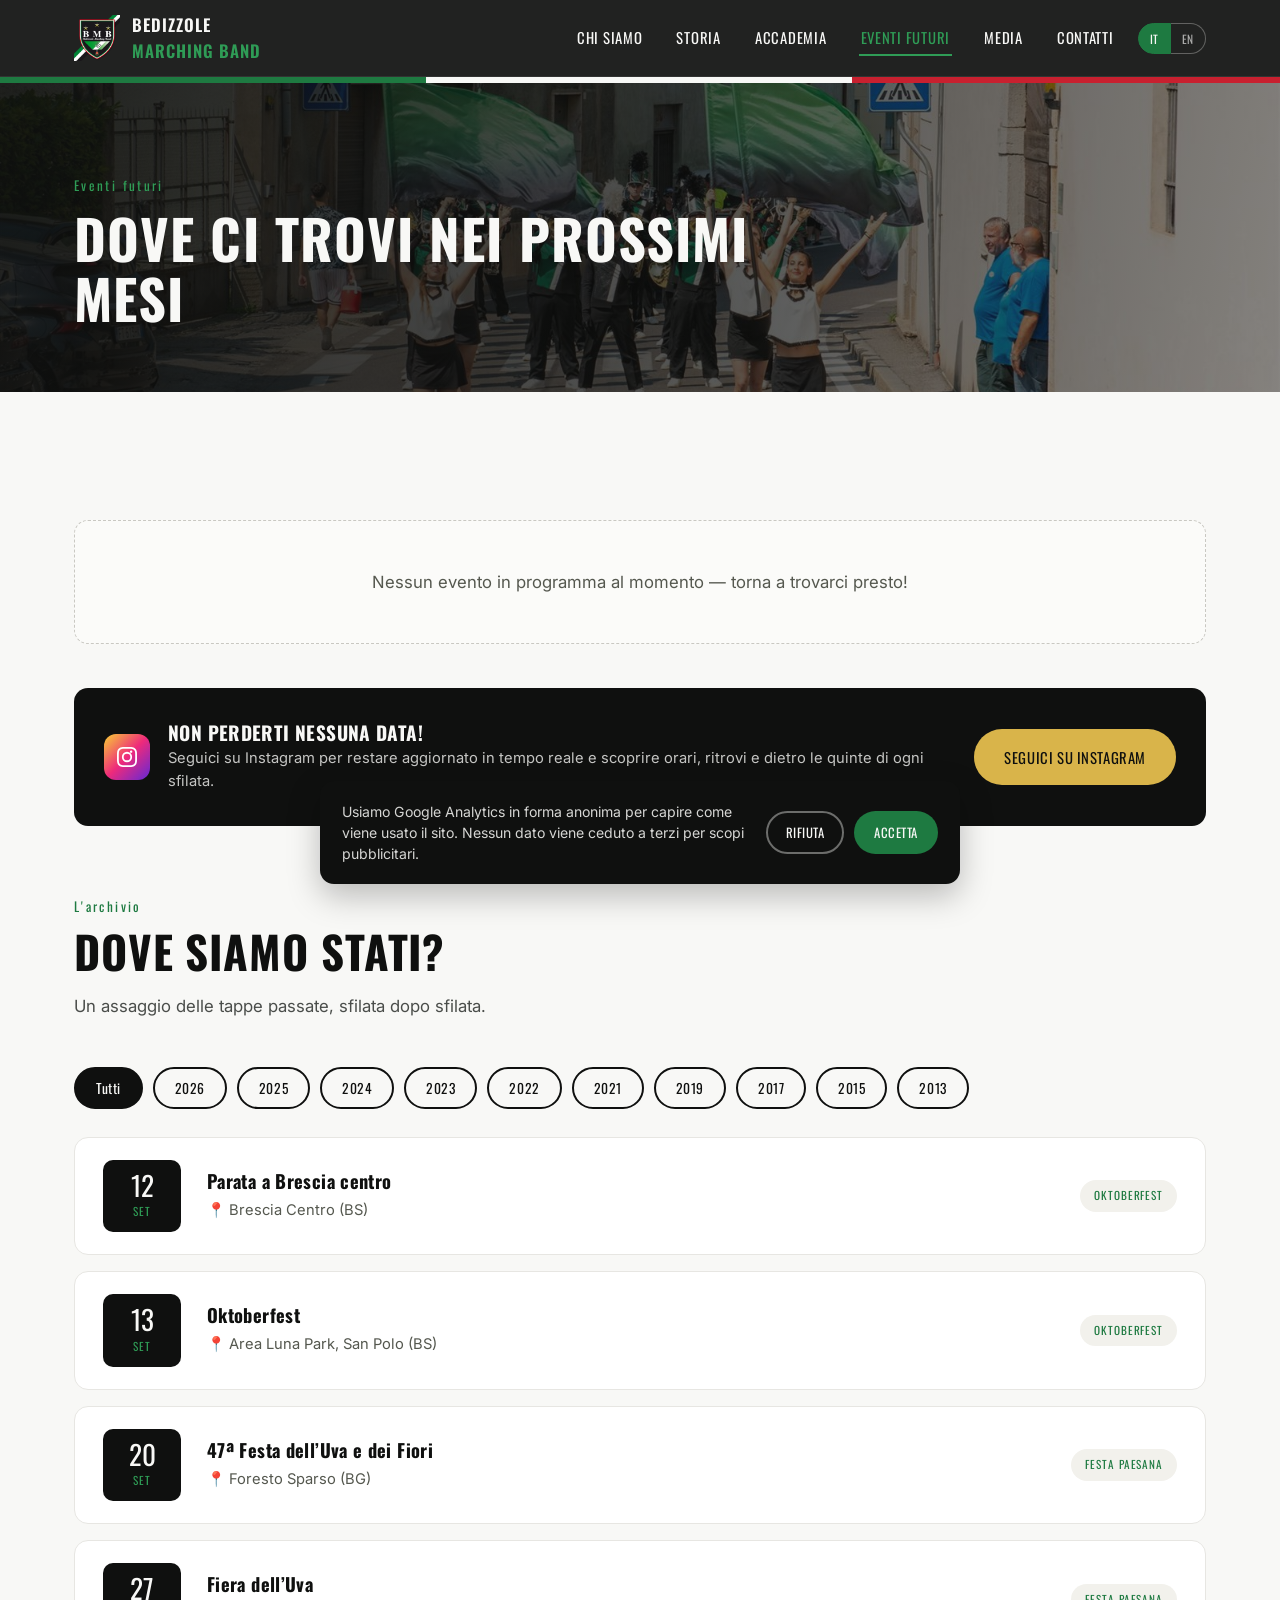
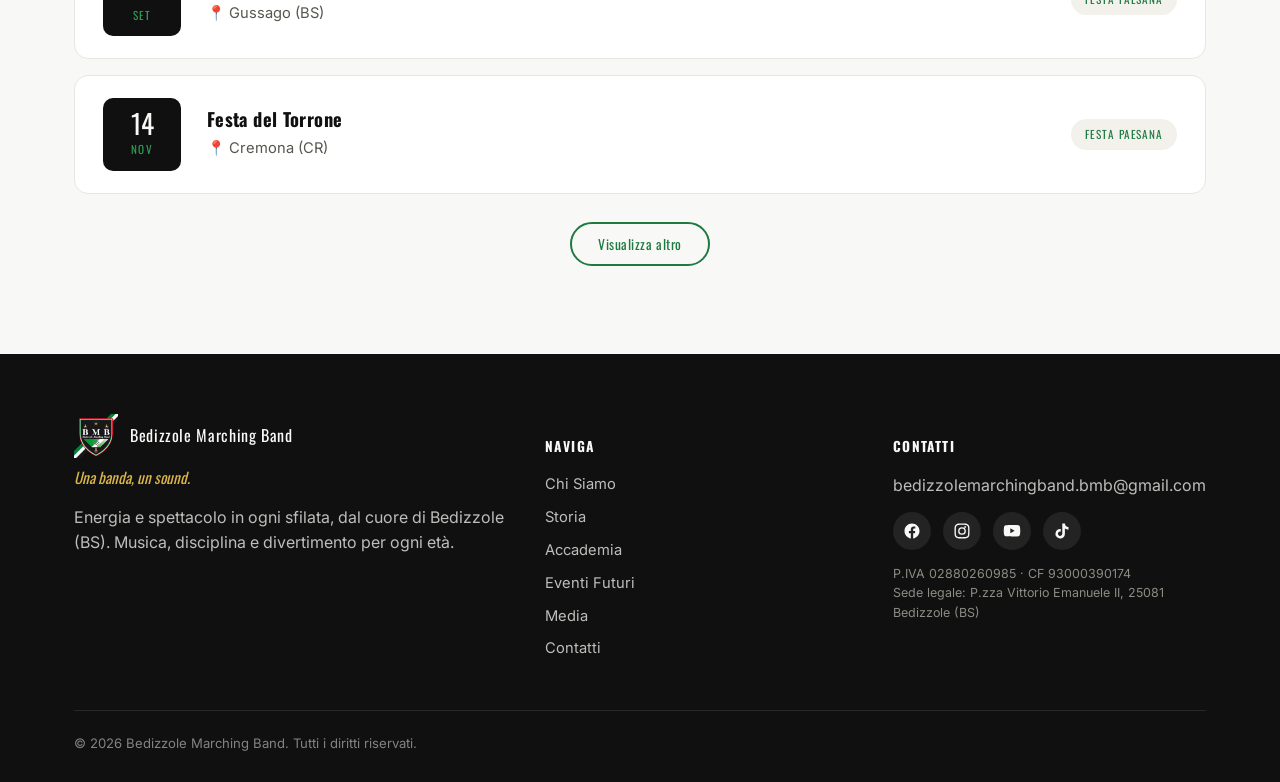
<file: eventi.html>
<!DOCTYPE html>
<html lang="it">
<head>
<meta charset="UTF-8">
<meta name="viewport" content="width=device-width, initial-scale=1.0">
<title>Eventi Futuri | Bedizzole Marching Band</title>
<meta name="description" content="Sfilate, feste e spettacoli: scopri dove trovare la Bedizzole Marching Band nei prossimi mesi e rivivi le tappe passate.">

<meta property="og:type" content="website">
<meta property="og:locale" content="it_IT">
<meta property="og:site_name" content="Bedizzole Marching Band">
<meta property="og:title" content="Eventi Futuri | Bedizzole Marching Band">
<meta property="og:description" content="Sfilate, feste e spettacoli: scopri dove trovare la Bedizzole Marching Band nei prossimi mesi e rivivi le tappe passate.">
<meta property="og:url" content="https://bedizzolemarchingband.netlify.app/eventi.html">
<meta property="og:image" content="https://bedizzolemarchingband.netlify.app/img/og-social-card.jpg">
<meta property="og:image:width" content="1200">
<meta property="og:image:height" content="630">
<meta name="twitter:card" content="summary_large_image">
<meta name="twitter:title" content="Eventi Futuri | Bedizzole Marching Band">
<meta name="twitter:description" content="Sfilate, feste e spettacoli: scopri dove trovare la Bedizzole Marching Band nei prossimi mesi e rivivi le tappe passate.">
<meta name="twitter:image" content="https://bedizzolemarchingband.netlify.app/img/og-social-card.jpg">

<link rel="icon" href="img/logo.png">
<link rel="apple-touch-icon" href="img/apple-touch-icon.png">
<link rel="manifest" href="manifest.json">
<meta name="theme-color" content="#1e7a41">
<link rel="stylesheet" href="css/style.css">
</head>
<body>

<header class="site-header">
  <div class="container nav-row">
    <a href="index.html" class="brand">
      <img src="img/logo.png" alt="Logo Bedizzole Marching Band">
      <span class="brand-name">BEDIZZOLE<br><span>MARCHING BAND</span></span>
    </a>
    <div class="nav-right">
      <ul class="nav-links">
        <li><a href="chi-siamo.html" data-i18n="nav.chisiamo">Chi Siamo</a></li>
        <li><a href="storia.html" data-i18n="nav.storia">Storia</a></li>
        <li><a href="accademia.html" data-i18n="nav.accademia">Accademia</a></li>
        <li><a href="eventi.html" data-i18n="nav.eventi" class="active">Eventi Futuri</a></li>
        <li><a href="media.html" data-i18n="nav.media">Media</a></li>
        <li><a href="contatti.html" data-i18n="nav.contatti">Contatti</a></li>
      </ul>
      <div class="lang-toggle">
        <button type="button" data-lang="it">IT</button>
        <button type="button" data-lang="en">EN</button>
      </div>
      <button class="nav-toggle" aria-label="Apri menu">&#9776;</button>
    </div>
  </div>
</header>

<div class="tricolor-bar"></div>

<div class="page-hero" style="background-image:url('img/colorguard-bandiere-1.jpg')">
  <div class="container">
    <span class="kicker" data-i18n="eventi.kicker">Eventi futuri</span>
    <h1 data-i18n="eventi.h1">Dove ci trovi nei prossimi mesi</h1>
  </div>
</div>

<section>
  <div class="container">
    <div class="event-list" id="event-list">
      <div class="event-card has-bg reveal" data-date="2026-09-12">
        <div class="event-photo" style="background-image:url('img/events/brescia.jpg')"></div>
        <div class="event-date"><div class="day">12</div><div class="month" data-i18n="month.set">Set</div></div>
        <div class="event-info">
          <h3 data-i18n="ev1.title">Parata a Brescia centro</h3>
          <a class="loc" href="https://www.google.com/maps/search/?api=1&query=Brescia+Centro%2C+Italia" target="_blank" rel="noopener" data-i18n="ev1.loc">📍 Brescia Centro (BS)</a>
        </div>
        <span class="event-tag" data-i18n="tag.oktoberfest">Oktoberfest</span>
      </div>
      <div class="event-card has-bg reveal" data-date="2026-09-13">
        <div class="event-photo" style="background-image:url('img/events/oktoberfest.jpg')"></div>
        <div class="event-date"><div class="day">13</div><div class="month" data-i18n="month.set">Set</div></div>
        <div class="event-info">
          <h3 data-i18n="ev2.title">Oktoberfest</h3>
          <a class="loc" href="https://www.google.com/maps/search/?api=1&query=Area+Luna+Park%2C+San+Polo%2C+Brescia%2C+Italia" target="_blank" rel="noopener" data-i18n="ev2.loc">📍 Area Luna Park, San Polo (BS)</a>
        </div>
        <span class="event-tag" data-i18n="tag.oktoberfest">Oktoberfest</span>
      </div>
      <div class="event-card has-bg reveal" data-date="2026-09-20">
        <div class="event-photo" style="background-image:url('img/events/uva-forestosparso.jpg')"></div>
        <div class="event-date"><div class="day">20</div><div class="month" data-i18n="month.set">Set</div></div>
        <div class="event-info">
          <h3 data-i18n="ev3.title">47ª Festa dell'Uva e dei Fiori</h3>
          <a class="loc" href="https://www.google.com/maps/search/?api=1&query=Foresto+Sparso%2C+BG%2C+Italia" target="_blank" rel="noopener" data-i18n="ev3.loc">📍 Foresto Sparso (BG)</a>
        </div>
        <span class="event-tag" data-i18n="tag.festa">Festa paesana</span>
      </div>
      <div class="event-card has-bg reveal" data-date="2026-09-27">
        <div class="event-photo" style="background-image:url('img/events/uva-gussago.jpg')"></div>
        <div class="event-date"><div class="day">27</div><div class="month" data-i18n="month.set">Set</div></div>
        <div class="event-info">
          <h3 data-i18n="ev4.title">Fiera dell'Uva</h3>
          <a class="loc" href="https://www.google.com/maps/search/?api=1&query=Gussago%2C+BS%2C+Italia" target="_blank" rel="noopener" data-i18n="ev4.loc">📍 Gussago (BS)</a>
        </div>
        <span class="event-tag" data-i18n="tag.festa">Festa paesana</span>
      </div>
      <div class="event-card has-bg reveal" data-date="2026-11-14">
        <div class="event-photo" style="background-image:url('img/events/torrone.jpg')"></div>
        <div class="event-date"><div class="day">14</div><div class="month" data-i18n="month.nov">Nov</div></div>
        <div class="event-info">
          <h3 data-i18n="ev5.title">Festa del Torrone</h3>
          <a class="loc" href="https://www.google.com/maps/search/?api=1&query=Cremona%2C+Italia" target="_blank" rel="noopener" data-i18n="ev5.loc">📍 Cremona (CR)</a>
        </div>
        <span class="event-tag" data-i18n="tag.festa">Festa paesana</span>
      </div>
    </div>
    <p class="empty-events-note" id="empty-events-note" data-i18n="eventi.empty" hidden>Nessun evento in programma al momento — torna a trovarci presto!</p>

    <div class="follow-banner reveal">
      <div class="follow-text">
        <div class="ig-icon" aria-hidden="true">
          <svg viewBox="0 0 24 24"><path d="M12 2c-2.72 0-3.06.01-4.12.06-1.06.05-1.79.22-2.43.47-.66.26-1.22.6-1.77 1.16-.56.55-.9 1.11-1.16 1.77-.25.64-.42 1.37-.47 2.43C2 8.94 2 9.28 2 12s.01 3.06.06 4.12c.05 1.06.22 1.79.47 2.43.26.66.6 1.22 1.16 1.77.55.56 1.11.9 1.77 1.16.64.25 1.37.42 2.43.47C8.94 22 9.28 22 12 22s3.06-.01 4.12-.06c1.06-.05 1.79-.22 2.43-.47.66-.26 1.22-.6 1.77-1.16.56-.55.9-1.11 1.16-1.77.25-.64.42-1.37.47-2.43.05-1.06.06-1.4.06-4.12s-.01-3.06-.06-4.12c-.05-1.06-.22-1.79-.47-2.43a4.9 4.9 0 0 0-1.16-1.77 4.9 4.9 0 0 0-1.77-1.16c-.64-.25-1.37-.42-2.43-.47C15.06 2.01 14.72 2 12 2Zm0 1.8c2.67 0 2.99.01 4.04.06.98.04 1.51.21 1.86.34.47.18.8.4 1.15.75.35.35.57.68.75 1.15.13.35.3.88.34 1.86.05 1.05.06 1.37.06 4.04s-.01 2.99-.06 4.04c-.04.98-.21 1.51-.34 1.86-.18.47-.4.8-.75 1.15-.35.35-.68.57-1.15.75-.35.13-.88.3-1.86.34-1.05.05-1.37.06-4.04.06s-2.99-.01-4.04-.06c-.98-.04-1.51-.21-1.86-.34a3.1 3.1 0 0 1-1.15-.75 3.1 3.1 0 0 1-.75-1.15c-.13-.35-.3-.88-.34-1.86-.05-1.05-.06-1.37-.06-4.04s.01-2.99.06-4.04c.04-.98.21-1.51.34-1.86.18-.47.4-.8.75-1.15.35-.35.68-.57 1.15-.75.35-.13.88-.3 1.86-.34 1.05-.05 1.37-.06 4.04-.06Zm0 3.06a5.14 5.14 0 1 0 0 10.28 5.14 5.14 0 0 0 0-10.28Zm0 8.48a3.34 3.34 0 1 1 0-6.68 3.34 3.34 0 0 1 0 6.68Zm5.34-8.68a1.2 1.2 0 1 1-2.4 0 1.2 1.2 0 0 1 2.4 0Z"/></svg>
        </div>
        <div>
          <h3 data-i18n="follow.h3">Non perderti nessuna data!</h3>
          <p data-i18n="follow.p">Seguici su Instagram per restare aggiornato in tempo reale e scoprire orari, ritrovi e dietro le quinte di ogni sfilata.</p>
        </div>
      </div>
      <a href="https://instagram.com/bedizzolemarchingband" target="_blank" rel="noopener" class="btn btn-gold" data-i18n="follow.cta">Seguici su Instagram</a>
    </div>

    <div class="section-head reveal" style="margin-top:70px;">
      <span class="kicker" data-i18n="past.kicker">L'archivio</span>
      <h2 data-i18n="past.h2">Dove siamo stati?</h2>
      <p data-i18n="past.lead">Un assaggio delle tappe passate, sfilata dopo sfilata: filtra per anno.</p>
    </div>
    <div class="year-filter" id="year-filter">
      <button type="button" class="year-pill active" data-year="all" data-i18n="past.all">Tutti</button>
      <button type="button" class="year-pill" data-year="2026">2026</button>
      <button type="button" class="year-pill" data-year="2025">2025</button>
      <button type="button" class="year-pill" data-year="2024">2024</button>
      <button type="button" class="year-pill" data-year="2023">2023</button>
      <button type="button" class="year-pill" data-year="2022">2022</button>
      <button type="button" class="year-pill" data-year="2021">2021</button>
      <button type="button" class="year-pill" data-year="2019">2019</button>
      <button type="button" class="year-pill" data-year="2017">2017</button>
      <button type="button" class="year-pill" data-year="2015">2015</button>
      <button type="button" class="year-pill" data-year="2013">2013</button>
    </div>
    <div class="event-list" id="past-event-list">
      <div class="event-card reveal" data-year="2026">
        <div class="event-date"><div class="day">28</div><div class="month" data-i18n="month.ago">Ago</div></div>
        <div class="event-info">
          <h3 data-i18n="past2.title">133ª Fête de la Rosière</h3>
          <a class="loc" href="https://www.google.com/maps/search/?api=1&query=Vinay%2C+Francia" target="_blank" rel="noopener" data-i18n="past2.loc">📍 Vinay (Francia)</a>
        </div>
        <span class="event-tag" data-i18n="tag.estero">Trasferta estero</span>
      </div>
      <div class="event-card reveal" data-year="2026">
        <div class="event-date year-only"><div class="day">2026</div></div>
        <div class="event-info">
          <h3 data-i18n="past14.title">Festa del Sorriso</h3>
          <a class="loc" href="https://www.google.com/maps/search/?api=1&query=Bedizzole%2C+BS%2C+Italia" target="_blank" rel="noopener" data-i18n="past14.loc">📍 Bedizzole (BS)</a>
        </div>
        <span class="event-tag" data-i18n="tag.festa">Festa paesana</span>
      </div>
      <div class="event-card reveal" data-year="2026">
        <div class="event-date"><div class="day">28</div><div class="month" data-i18n="month.giu">Giu</div></div>
        <div class="event-info">
          <h3 data-i18n="past1.title">Il Ventesimo — 20° anniversario</h3>
          <a class="loc" href="https://www.google.com/maps/search/?api=1&query=Bedizzole%2C+BS%2C+Italia" target="_blank" rel="noopener" data-i18n="past1.loc">📍 Bedizzole e Brescia Centro (BS)</a>
        </div>
        <span class="event-tag" data-i18n="tag.anniversario">Anniversario</span>
      </div>
      <div class="event-card reveal" data-year="2026">
        <div class="event-date year-only"><div class="day">2026</div></div>
        <div class="event-info">
          <h3 data-i18n="past15.title">Percussion show — Le Bachete Scaese</h3>
          <a class="loc" href="https://www.google.com/maps/search/?api=1&query=Marmentino%2C+BS%2C+Italia" target="_blank" rel="noopener" data-i18n="past15.loc">📍 Marmentino (BS)</a>
        </div>
        <span class="event-tag" data-i18n="tag.spettacolo">Spettacolo</span>
      </div>
      <div class="event-card reveal" data-year="2026">
        <div class="event-date year-only"><div class="day">2026</div></div>
        <div class="event-info">
          <h3 data-i18n="past16.title">Esibizione — Azienda Agricola Le Gaine</h3>
          <a class="loc" href="https://www.google.com/maps/search/?api=1&query=Azienda+Agricola+Le+Gaine%2C+Italia" target="_blank" rel="noopener" data-i18n="past16.loc">📍 con Motoclub Duepercento</a>
        </div>
        <span class="event-tag" data-i18n="tag.spettacolo">Spettacolo</span>
      </div>
      <div class="event-card reveal" data-year="2026">
        <div class="event-date year-only"><div class="day">2026</div></div>
        <div class="event-info">
          <h3 data-i18n="past17.title">Sfilata — comunità San Filippo Neri</h3>
          <a class="loc" href="https://www.google.com/maps/search/?api=1&query=Brescia%2C+Italia" target="_blank" rel="noopener" data-i18n="past17.loc">📍 Brescia e provincia (BS)</a>
        </div>
        <span class="event-tag" data-i18n="tag.sfilata">Sfilata</span>
      </div>
      <div class="event-card reveal" data-year="2026">
        <div class="event-date year-only"><div class="day">2026</div></div>
        <div class="event-info">
          <h3 data-i18n="past18.title">Esibizione a Mazzano</h3>
          <a class="loc" href="https://www.google.com/maps/search/?api=1&query=Mazzano%2C+BS%2C+Italia" target="_blank" rel="noopener" data-i18n="past18.loc">📍 Mazzano (BS)</a>
        </div>
        <span class="event-tag" data-i18n="tag.spettacolo">Spettacolo</span>
      </div>
      <div class="event-card reveal" data-year="2026">
        <div class="event-date year-only"><div class="day">2026</div></div>
        <div class="event-info">
          <h3 data-i18n="past19.title">Consegna del Galero Rosso — San Faustino</h3>
          <a class="loc" href="https://www.google.com/maps/search/?api=1&query=Brescia%2C+Italia" target="_blank" rel="noopener" data-i18n="past19.loc">📍 Brescia Centro (BS)</a>
        </div>
        <span class="event-tag" data-i18n="tag.sfilata">Sfilata</span>
      </div>
      <div class="event-card reveal" data-year="2025">
        <div class="event-date year-only"><div class="day">2025</div></div>
        <div class="event-info">
          <h3 data-i18n="past20.title">Sfilata di Natale</h3>
          <a class="loc" href="https://www.google.com/maps/search/?api=1&query=Bedizzole%2C+BS%2C+Italia" target="_blank" rel="noopener" data-i18n="past20.loc">📍 Bedizzole (BS)</a>
        </div>
        <span class="event-tag" data-i18n="tag.sfilata">Sfilata</span>
      </div>
      <div class="event-card reveal" data-year="2025">
        <div class="event-date year-only"><div class="day">2025</div></div>
        <div class="event-info">
          <h3 data-i18n="past21.title">Mercatino di Natale tirolese</h3>
          <a class="loc" href="https://www.google.com/maps/search/?api=1&query=Modena%2C+Italia" target="_blank" rel="noopener" data-i18n="past21.loc">📍 Modena</a>
        </div>
        <span class="event-tag" data-i18n="tag.festa">Festa paesana</span>
      </div>
      <div class="event-card reveal" data-year="2025">
        <div class="event-date year-only"><div class="day">2025</div></div>
        <div class="event-info">
          <h3 data-i18n="past22.title">Esibizione sul ghiaccio — Paradice</h3>
          <a class="loc" href="https://www.google.com/maps/search/?api=1&query=Montichiari%2C+BS%2C+Italia" target="_blank" rel="noopener" data-i18n="past22.loc">📍 Montichiari (BS)</a>
        </div>
        <span class="event-tag" data-i18n="tag.spettacolo">Spettacolo</span>
      </div>
      <div class="event-card reveal" data-year="2025">
        <div class="event-date year-only"><div class="day">2025</div></div>
        <div class="event-info">
          <h3 data-i18n="past23.title">Ferrara Food Festival</h3>
          <a class="loc" href="https://www.google.com/maps/search/?api=1&query=Ferrara+Centro%2C+Italia" target="_blank" rel="noopener" data-i18n="past23.loc">📍 Ferrara Centro (FE)</a>
        </div>
        <span class="event-tag" data-i18n="tag.festival">Festival</span>
      </div>
      <div class="event-card reveal" data-year="2025">
        <div class="event-date"><div class="day">1</div><div class="month" data-i18n="month.nov">Nov</div><div class="year">2025</div></div>
        <div class="event-info">
          <h3 data-i18n="past24.title">Sciocolà — Festival del Cioccolato</h3>
          <a class="loc" href="https://www.google.com/maps/search/?api=1&query=Bedizzole%2C+BS%2C+Italia" target="_blank" rel="noopener" data-i18n="past24.loc">📍 Bedizzole (BS)</a>
        </div>
        <span class="event-tag" data-i18n="tag.festival">Festival</span>
      </div>
      <div class="event-card reveal" data-year="2025">
        <div class="event-date year-only"><div class="day">2025</div></div>
        <div class="event-info">
          <h3 data-i18n="past25.title">Sbrisolona Festival — Piazza delle Erbe</h3>
          <a class="loc" href="https://www.google.com/maps/search/?api=1&query=Piazza+delle+Erbe%2C+Mantova%2C+Italia" target="_blank" rel="noopener" data-i18n="past25.loc">📍 Mantova</a>
        </div>
        <span class="event-tag" data-i18n="tag.festival">Festival</span>
      </div>
      <div class="event-card reveal" data-year="2025">
        <div class="event-date year-only"><div class="day">2025</div></div>
        <div class="event-info">
          <h3 data-i18n="past26.title">Festa del Salame d'Oca</h3>
          <a class="loc" href="https://www.google.com/maps/search/?api=1&query=Mortara%2C+PV%2C+Italia" target="_blank" rel="noopener" data-i18n="past26.loc">📍 Mortara (PV)</a>
        </div>
        <span class="event-tag" data-i18n="tag.festa">Festa paesana</span>
      </div>
      <div class="event-card reveal" data-year="2025">
        <div class="event-date"><div class="day">12</div><div class="month" data-i18n="month.giu">Giu</div><div class="year">2025</div></div>
        <div class="event-info">
          <h3 data-i18n="past27.title">Festa di San Vito</h3>
          <a class="loc" href="https://www.google.com/maps/search/?api=1&query=San+Vito%2C+Bedizzole%2C+Italia" target="_blank" rel="noopener" data-i18n="past27.loc">📍 San Vito, Bedizzole (BS)</a>
        </div>
        <span class="event-tag" data-i18n="tag.festa">Festa paesana</span>
      </div>
      <div class="event-card reveal" data-year="2025">
        <div class="event-date year-only"><div class="day">2025</div></div>
        <div class="event-info">
          <h3 data-i18n="past28.title">Notte Bianca</h3>
          <a class="loc" href="https://www.google.com/maps/search/?api=1&query=Bedizzole%2C+BS%2C+Italia" target="_blank" rel="noopener" data-i18n="past28.loc">📍 Bedizzole (BS)</a>
        </div>
        <span class="event-tag" data-i18n="tag.festa">Festa paesana</span>
      </div>
      <div class="event-card reveal" data-year="2025">
        <div class="event-date year-only"><div class="day">2025</div></div>
        <div class="event-info">
          <h3 data-i18n="past29.title">Sfilata a Carzago della Riviera</h3>
          <a class="loc" href="https://www.google.com/maps/search/?api=1&query=Carzago+della+Riviera%2C+Italia" target="_blank" rel="noopener" data-i18n="past29.loc">📍 Carzago della Riviera (BS)</a>
        </div>
        <span class="event-tag" data-i18n="tag.sfilata">Sfilata</span>
      </div>
      <div class="event-card reveal" data-year="2025">
        <div class="event-date year-only"><div class="day">2025</div></div>
        <div class="event-info">
          <h3 data-i18n="past30.title">Field show a Badoere</h3>
          <a class="loc" href="https://www.google.com/maps/search/?api=1&query=Badoere%2C+Veneto%2C+Italia" target="_blank" rel="noopener" data-i18n="past30.loc">📍 Badoere, Veneto</a>
        </div>
        <span class="event-tag" data-i18n="tag.concorso">Concorso</span>
      </div>
      <div class="event-card reveal" data-year="2025">
        <div class="event-date"><div class="day">25</div><div class="month" data-i18n="month.apr">Apr</div><div class="year">2025</div></div>
        <div class="event-info">
          <h3 data-i18n="past31.title">Festa della Liberazione</h3>
          <a class="loc" href="https://www.google.com/maps/search/?api=1&query=Bedizzole%2C+BS%2C+Italia" target="_blank" rel="noopener" data-i18n="past31.loc">📍 Bedizzole (BS)</a>
        </div>
        <span class="event-tag" data-i18n="tag.sfilata">Sfilata</span>
      </div>
      <div class="event-card reveal" data-year="2025">
        <div class="event-date"><div class="day">1</div><div class="month" data-i18n="month.gen">Gen</div><div class="year">2025</div></div>
        <div class="event-info">
          <h3 data-i18n="past32.title">Rome Parade — Capodanno a Roma</h3>
          <a class="loc" href="https://www.google.com/maps/search/?api=1&query=Roma%2C+Italia" target="_blank" rel="noopener" data-i18n="past32.loc">📍 Roma</a>
        </div>
        <span class="event-tag" data-i18n="tag.estero">Trasferta estero</span>
      </div>
      <div class="event-card reveal" data-year="2024">
        <div class="event-date year-only"><div class="day">2024</div></div>
        <div class="event-info">
          <h3 data-i18n="past33.title">"AVI...X Factor" — spettacolo su palco</h3>
          <a class="loc" href="https://www.google.com/maps/search/?api=1&query=Verolanuova%2C+BS%2C+Italia" target="_blank" rel="noopener" data-i18n="past33.loc">📍 Verolanuova (BS)</a>
        </div>
        <span class="event-tag" data-i18n="tag.spettacolo">Spettacolo</span>
      </div>
      <div class="event-card reveal" data-year="2024">
        <div class="event-date year-only"><div class="day">2024</div></div>
        <div class="event-info">
          <h3 data-i18n="past34.title">Festa del Torrone</h3>
          <a class="loc" href="https://www.google.com/maps/search/?api=1&query=Cremona%2C+Italia" target="_blank" rel="noopener" data-i18n="past34.loc">📍 Cremona (CR)</a>
        </div>
        <span class="event-tag" data-i18n="tag.festa">Festa paesana</span>
      </div>
      <div class="event-card reveal" data-year="2024">
        <div class="event-date year-only"><div class="day">2024</div></div>
        <div class="event-info">
          <h3 data-i18n="past35.title">Esibizione — Oratorio Gavardo</h3>
          <a class="loc" href="https://www.google.com/maps/search/?api=1&query=Gavardo%2C+BS%2C+Italia" target="_blank" rel="noopener" data-i18n="past35.loc">📍 Gavardo (BS)</a>
        </div>
        <span class="event-tag" data-i18n="tag.spettacolo">Spettacolo</span>
      </div>
      <div class="event-card reveal" data-year="2024">
        <div class="event-date year-only"><div class="day">2024</div></div>
        <div class="event-info">
          <h3 data-i18n="past36.title">Lavanda del Lago — Pinzolo</h3>
          <a class="loc" href="https://www.google.com/maps/search/?api=1&query=Pinzolo%2C+TN%2C+Italia" target="_blank" rel="noopener" data-i18n="past36.loc">📍 Pinzolo, Dolomiti (TN)</a>
        </div>
        <span class="event-tag" data-i18n="tag.sfilata">Sfilata</span>
      </div>
      <div class="event-card reveal" data-year="2024">
        <div class="event-date year-only"><div class="day">2024</div></div>
        <div class="event-info">
          <h3 data-i18n="past37.title">Esibizione a Lavarone</h3>
          <a class="loc" href="https://www.google.com/maps/search/?api=1&query=Lavarone%2C+TN%2C+Italia" target="_blank" rel="noopener" data-i18n="past37.loc">📍 Lavarone (TN)</a>
        </div>
        <span class="event-tag" data-i18n="tag.spettacolo">Spettacolo</span>
      </div>
      <div class="event-card reveal" data-year="2024">
        <div class="event-date year-only"><div class="day">2024</div></div>
        <div class="event-info">
          <h3 data-i18n="past38.title">Lavanda del Lago — Molveno</h3>
          <a class="loc" href="https://www.google.com/maps/search/?api=1&query=Molveno%2C+TN%2C+Italia" target="_blank" rel="noopener" data-i18n="past38.loc">📍 Molveno (TN)</a>
        </div>
        <span class="event-tag" data-i18n="tag.sfilata">Sfilata</span>
      </div>
      <div class="event-card reveal" data-year="2024">
        <div class="event-date year-only"><div class="day">2024</div></div>
        <div class="event-info">
          <h3 data-i18n="past39.title">Festa del Sorriso</h3>
          <a class="loc" href="https://www.google.com/maps/search/?api=1&query=Bedizzole%2C+BS%2C+Italia" target="_blank" rel="noopener" data-i18n="past39.loc">📍 Bedizzole (BS)</a>
        </div>
        <span class="event-tag" data-i18n="tag.festa">Festa paesana</span>
      </div>
      <div class="event-card reveal" data-year="2024">
        <div class="event-date"><div class="day">13</div><div class="month" data-i18n="month.giu">Giu</div><div class="year">2024</div></div>
        <div class="event-info">
          <h3 data-i18n="past42.title">Festa di San Vito</h3>
          <a class="loc" href="https://www.google.com/maps/search/?api=1&query=San+Vito%2C+Bedizzole%2C+Italia" target="_blank" rel="noopener" data-i18n="past42.loc">📍 San Vito, Bedizzole (BS)</a>
        </div>
        <span class="event-tag" data-i18n="tag.festa">Festa paesana</span>
      </div>
      <div class="event-card reveal" data-year="2024">
        <div class="event-date"><div class="day">12</div><div class="month" data-i18n="month.apr">Apr</div><div class="year">2024</div></div>
        <div class="event-info">
          <h3 data-i18n="past11.title">Formaggi e Sorrisi</h3>
          <a class="loc" href="https://www.google.com/maps/search/?api=1&query=Cremona%2C+Italia" target="_blank" rel="noopener" data-i18n="past11.loc">📍 Cremona (CR)</a>
        </div>
        <span class="event-tag" data-i18n="tag.festa">Festa paesana</span>
      </div>
      <div class="event-card reveal" data-year="2024">
        <div class="event-date"><div class="day">7</div><div class="month" data-i18n="month.apr">Apr</div><div class="year">2024</div></div>
        <div class="event-info">
          <h3 data-i18n="past40.title">Cinquant'anni di sì — AIDO</h3>
          <a class="loc" href="https://www.google.com/maps/search/?api=1&query=Brescia%2C+Italia" target="_blank" rel="noopener" data-i18n="past40.loc">📍 Brescia e provincia</a>
        </div>
        <span class="event-tag" data-i18n="tag.sfilata">Sfilata</span>
      </div>
      <div class="event-card reveal" data-year="2024">
        <div class="event-date year-only"><div class="day">2024</div></div>
        <div class="event-info">
          <h3 data-i18n="past12.title">Sfilata in Piazza della Loggia</h3>
          <a class="loc" href="https://www.google.com/maps/search/?api=1&query=Piazza+della+Loggia%2C+Brescia%2C+Italia" target="_blank" rel="noopener" data-i18n="past12.loc">📍 Brescia Centro (BS)</a>
        </div>
        <span class="event-tag" data-i18n="tag.sfilata">Sfilata</span>
      </div>
      <div class="event-card reveal" data-year="2024">
        <div class="event-date"><div class="day">11</div><div class="month" data-i18n="month.feb">Feb</div><div class="year">2024</div></div>
        <div class="event-info">
          <h3 data-i18n="past41.title">Consegna del Galero Rosso — San Faustino</h3>
          <a class="loc" href="https://www.google.com/maps/search/?api=1&query=Brescia%2C+Italia" target="_blank" rel="noopener" data-i18n="past41.loc">📍 Brescia Centro (BS)</a>
        </div>
        <span class="event-tag" data-i18n="tag.sfilata">Sfilata</span>
      </div>
      <div class="event-card reveal" data-year="2023">
        <div class="event-date year-only"><div class="day">2023</div></div>
        <div class="event-info">
          <h3 data-i18n="past43.title">Festa del Sorriso</h3>
          <a class="loc" href="https://www.google.com/maps/search/?api=1&query=Bedizzole%2C+BS%2C+Italia" target="_blank" rel="noopener" data-i18n="past43.loc">📍 Bedizzole (BS)</a>
        </div>
        <span class="event-tag" data-i18n="tag.festa">Festa paesana</span>
      </div>
      <div class="event-card reveal" data-year="2023">
        <div class="event-date year-only"><div class="day">2023</div></div>
        <div class="event-info">
          <h3 data-i18n="past4.title">Lavanda del Lago</h3>
          <a class="loc" href="https://www.google.com/maps/search/?api=1&query=Andalo%2C+TN%2C+Italia" target="_blank" rel="noopener" data-i18n="past4.loc">📍 Andalo (TN)</a>
        </div>
        <span class="event-tag" data-i18n="tag.sfilata">Sfilata</span>
      </div>
      <div class="event-card reveal" data-year="2023">
        <div class="event-date year-only"><div class="day">2023</div></div>
        <div class="event-info">
          <h3 data-i18n="past5.title">Lavanda del Lago</h3>
          <a class="loc" href="https://www.google.com/maps/search/?api=1&query=Iseo%2C+BS%2C+Italia" target="_blank" rel="noopener" data-i18n="past5.loc">📍 Iseo (BS)</a>
        </div>
        <span class="event-tag" data-i18n="tag.sfilata">Sfilata</span>
      </div>
      <div class="event-card reveal" data-year="2023">
        <div class="event-date year-only"><div class="day">2023</div></div>
        <div class="event-info">
          <h3 data-i18n="past6.title">Festa dell'Avis</h3>
          <a class="loc" href="https://www.google.com/maps/search/?api=1&query=Manerbio%2C+BS%2C+Italia" target="_blank" rel="noopener" data-i18n="past6.loc">📍 Manerbio (BS)</a>
        </div>
        <span class="event-tag" data-i18n="tag.festa">Festa paesana</span>
      </div>
      <div class="event-card reveal" data-year="2023">
        <div class="event-date year-only"><div class="day">2023</div></div>
        <div class="event-info">
          <h3 data-i18n="past7.title">Festa dell'Uva e dei Fiori</h3>
          <a class="loc" href="https://www.google.com/maps/search/?api=1&query=Foresto+Sparso%2C+BG%2C+Italia" target="_blank" rel="noopener" data-i18n="past7.loc">📍 Foresto Sparso (BG)</a>
        </div>
        <span class="event-tag" data-i18n="tag.festa">Festa paesana</span>
      </div>
      <div class="event-card reveal" data-year="2023">
        <div class="event-date"><div class="day">26</div><div class="month" data-i18n="month.mar">Mar</div><div class="year">2023</div></div>
        <div class="event-info">
          <h3 data-i18n="past44.title">Formaggi e Sorrisi</h3>
          <a class="loc" href="https://www.google.com/maps/search/?api=1&query=Cremona%2C+Italia" target="_blank" rel="noopener" data-i18n="past44.loc">📍 Cremona (CR)</a>
        </div>
        <span class="event-tag" data-i18n="tag.festa">Festa paesana</span>
      </div>
      <div class="event-card reveal" data-year="2022">
        <div class="event-date year-only"><div class="day">2022</div></div>
        <div class="event-info">
          <h3 data-i18n="past45.title">Esibizione al Duomo di Modena</h3>
          <a class="loc" href="https://www.google.com/maps/search/?api=1&query=Duomo+di+Modena%2C+Italia" target="_blank" rel="noopener" data-i18n="past45.loc">📍 Modena</a>
        </div>
        <span class="event-tag" data-i18n="tag.spettacolo">Spettacolo</span>
      </div>
      <div class="event-card reveal" data-year="2022">
        <div class="event-date year-only"><div class="day">2022</div></div>
        <div class="event-info">
          <h3 data-i18n="past46.title">Lavanda del Lago — Iseo</h3>
          <a class="loc" href="https://www.google.com/maps/search/?api=1&query=Iseo%2C+BS%2C+Italia" target="_blank" rel="noopener" data-i18n="past46.loc">📍 Iseo (BS)</a>
        </div>
        <span class="event-tag" data-i18n="tag.sfilata">Sfilata</span>
      </div>
      <div class="event-card reveal" data-year="2022">
        <div class="event-date year-only"><div class="day">2022</div></div>
        <div class="event-info">
          <h3 data-i18n="past47.title">Parata a Gardaland</h3>
          <a class="loc" href="https://www.google.com/maps/search/?api=1&query=Gardaland%2C+Castelnuovo+del+Garda%2C+Italia" target="_blank" rel="noopener" data-i18n="past47.loc">📍 Gardaland, Castelnuovo del Garda (VR)</a>
        </div>
        <span class="event-tag" data-i18n="tag.spettacolo">Spettacolo</span>
      </div>
      <div class="event-card reveal" data-year="2022">
        <div class="event-date year-only"><div class="day">2022</div></div>
        <div class="event-info">
          <h3 data-i18n="past48.title">Weekend drum corps con Jubal Dordrecht</h3>
          <a class="loc" href="https://www.google.com/maps/search/?api=1&query=Padenghe+sul+Garda%2C+BS%2C+Italia" target="_blank" rel="noopener" data-i18n="past48.loc">📍 Padenghe sul Garda (BS)</a>
        </div>
        <span class="event-tag" data-i18n="tag.spettacolo">Spettacolo</span>
      </div>
      <div class="event-card reveal" data-year="2022">
        <div class="event-date year-only"><div class="day">2022</div></div>
        <div class="event-info">
          <h3 data-i18n="past49.title">Esibizione a Calvisano</h3>
          <a class="loc" href="https://www.google.com/maps/search/?api=1&query=Calvisano%2C+BS%2C+Italia" target="_blank" rel="noopener" data-i18n="past49.loc">📍 Calvisano (BS)</a>
        </div>
        <span class="event-tag" data-i18n="tag.spettacolo">Spettacolo</span>
      </div>
      <div class="event-card reveal" data-year="2022">
        <div class="event-date year-only"><div class="day">2022</div></div>
        <div class="event-info">
          <h3 data-i18n="past50.title">Esibizione a Bellusco</h3>
          <a class="loc" href="https://www.google.com/maps/search/?api=1&query=Bellusco%2C+MB%2C+Italia" target="_blank" rel="noopener" data-i18n="past50.loc">📍 Bellusco (MB)</a>
        </div>
        <span class="event-tag" data-i18n="tag.spettacolo">Spettacolo</span>
      </div>
      <div class="event-card reveal" data-year="2022">
        <div class="event-date year-only"><div class="day">2022</div></div>
        <div class="event-info">
          <h3 data-i18n="past51.title">Festival della birra</h3>
          <a class="loc" href="https://www.google.com/maps/search/?api=1&query=Besana+in+Brianza%2C+MB%2C+Italia" target="_blank" rel="noopener" data-i18n="past51.loc">📍 Besana in Brianza (MB)</a>
        </div>
        <span class="event-tag" data-i18n="tag.festival">Festival</span>
      </div>
      <div class="event-card reveal" data-year="2022">
        <div class="event-date year-only"><div class="day">2022</div></div>
        <div class="event-info">
          <h3 data-i18n="past52.title">Formaggi e Sorrisi</h3>
          <a class="loc" href="https://www.google.com/maps/search/?api=1&query=Cremona%2C+Italia" target="_blank" rel="noopener" data-i18n="past52.loc">📍 Cremona (CR)</a>
        </div>
        <span class="event-tag" data-i18n="tag.festa">Festa paesana</span>
      </div>
      <div class="event-card reveal" data-year="2022">
        <div class="event-date year-only"><div class="day">2022</div></div>
        <div class="event-info">
          <h3 data-i18n="past13.title">Sfilata per AVIS</h3>
          <a class="loc" href="https://www.google.com/maps/search/?api=1&query=Nuvolera%2C+BS%2C+Italia" target="_blank" rel="noopener" data-i18n="past13.loc">📍 Nuvolera (BS)</a>
        </div>
        <span class="event-tag" data-i18n="tag.sfilata">Sfilata</span>
      </div>
      <div class="event-card reveal" data-year="2022">
        <div class="event-date"><div class="day">25</div><div class="month" data-i18n="month.apr">Apr</div><div class="year">2022</div></div>
        <div class="event-info">
          <h3 data-i18n="past53.title">Festa della Liberazione</h3>
          <a class="loc" href="https://www.google.com/maps/search/?api=1&query=Bedizzole%2C+BS%2C+Italia" target="_blank" rel="noopener" data-i18n="past53.loc">📍 Bedizzole (BS)</a>
        </div>
        <span class="event-tag" data-i18n="tag.sfilata">Sfilata</span>
      </div>
      <div class="event-card reveal" data-year="2022">
        <div class="event-date year-only"><div class="day">2022</div></div>
        <div class="event-info">
          <h3 data-i18n="past54.title">Intervallo Germani Basket Brescia — PalaLeonessa</h3>
          <a class="loc" href="https://www.google.com/maps/search/?api=1&query=PalaLeonessa%2C+Brescia%2C+Italia" target="_blank" rel="noopener" data-i18n="past54.loc">📍 Brescia</a>
        </div>
        <span class="event-tag" data-i18n="tag.spettacolo">Spettacolo</span>
      </div>
      <div class="event-card reveal" data-year="2021">
        <div class="event-date"><div class="day">27</div><div class="month" data-i18n="month.nov">Nov</div><div class="year">2021</div></div>
        <div class="event-info">
          <h3 data-i18n="past55.title">Best Carpi Festival</h3>
          <a class="loc" href="https://www.google.com/maps/search/?api=1&query=Carpi%2C+MO%2C+Italia" target="_blank" rel="noopener" data-i18n="past55.loc">📍 Carpi (MO)</a>
        </div>
        <span class="event-tag" data-i18n="tag.festival">Festival</span>
      </div>
      <div class="event-card reveal" data-year="2019">
        <div class="event-date year-only"><div class="day">2019</div></div>
        <div class="event-info">
          <h3 data-i18n="past56.title">Esibizione al Centro Sportivo Sterilgarda</h3>
          <a class="loc" href="https://www.google.com/maps/search/?api=1&query=Mazzano%2C+BS%2C+Italia" target="_blank" rel="noopener" data-i18n="past56.loc">📍 Mazzano (BS)</a>
        </div>
        <span class="event-tag" data-i18n="tag.spettacolo">Spettacolo</span>
      </div>
      <div class="event-card reveal" data-year="2019">
        <div class="event-date"><div class="day">12</div><div class="month" data-i18n="month.lug">Lug</div><div class="year">2019</div></div>
        <div class="event-info">
          <h3 data-i18n="past8.title">Festival Internazionale di Bucarest</h3>
          <a class="loc" href="https://www.google.com/maps/search/?api=1&query=Bucarest%2C+Romania" target="_blank" rel="noopener" data-i18n="past8.loc">📍 Bucarest (Romania)</a>
        </div>
        <span class="event-tag" data-i18n="tag.estero">Trasferta estero</span>
      </div>
      <div class="event-card reveal" data-year="2019">
        <div class="event-date year-only"><div class="day">2019</div></div>
        <div class="event-info">
          <h3 data-i18n="past57.title">Sfilata a Moniga del Garda</h3>
          <a class="loc" href="https://www.google.com/maps/search/?api=1&query=Moniga+del+Garda%2C+BS%2C+Italia" target="_blank" rel="noopener" data-i18n="past57.loc">📍 Moniga del Garda (BS)</a>
        </div>
        <span class="event-tag" data-i18n="tag.sfilata">Sfilata</span>
      </div>
      <div class="event-card reveal" data-year="2019">
        <div class="event-date year-only"><div class="day">2019</div></div>
        <div class="event-info">
          <h3 data-i18n="past58.title">Sfilata a Gardone Riviera</h3>
          <a class="loc" href="https://www.google.com/maps/search/?api=1&query=Gardone+Riviera%2C+BS%2C+Italia" target="_blank" rel="noopener" data-i18n="past58.loc">📍 Gardone Riviera (BS)</a>
        </div>
        <span class="event-tag" data-i18n="tag.sfilata">Sfilata</span>
      </div>
      <div class="event-card reveal" data-year="2019">
        <div class="event-date year-only"><div class="day">2019</div></div>
        <div class="event-info">
          <h3 data-i18n="past59.title">Sfilata di Carnevale</h3>
          <a class="loc" href="https://www.google.com/maps/search/?api=1&query=Bedizzole%2C+BS%2C+Italia" target="_blank" rel="noopener" data-i18n="past59.loc">📍 Bedizzole (BS)</a>
        </div>
        <span class="event-tag" data-i18n="tag.sfilata">Sfilata</span>
      </div>
      <div class="event-card reveal" data-year="2017">
        <div class="event-date"><div class="day">9</div><div class="month" data-i18n="month.lug">Lug</div><div class="year">2017</div></div>
        <div class="event-info">
          <h3 data-i18n="past61.title">Esibizione a Modena</h3>
          <a class="loc" href="https://www.google.com/maps/search/?api=1&query=Modena%2C+Italia" target="_blank" rel="noopener" data-i18n="past61.loc">📍 Modena</a>
        </div>
        <span class="event-tag" data-i18n="tag.spettacolo">Spettacolo</span>
      </div>
      <div class="event-card reveal" data-year="2015">
        <div class="event-date"><div class="day">1</div><div class="month" data-i18n="month.set">Set</div><div class="year">2015</div></div>
        <div class="event-info">
          <h3 data-i18n="past60.title">EXPO Milano 2015</h3>
          <a class="loc" href="https://www.google.com/maps/search/?api=1&query=EXPO+Milano+2015%2C+Italia" target="_blank" rel="noopener" data-i18n="past60.loc">📍 Milano</a>
        </div>
        <span class="event-tag" data-i18n="tag.estero">Trasferta</span>
      </div>
      <div class="event-card reveal" data-year="2013">
        <div class="event-date"><div class="day">19</div><div class="month" data-i18n="month.ott">Ott</div><div class="year">2013</div></div>
        <div class="event-info">
          <h3 data-i18n="past10.title">Cork Rebel Week</h3>
          <a class="loc" href="https://www.google.com/maps/search/?api=1&query=Cork%2C+Irlanda" target="_blank" rel="noopener" data-i18n="past10.loc">📍 Cork (Irlanda)</a>
        </div>
        <span class="event-tag" data-i18n="tag.estero">Trasferta estero</span>
      </div>
      <div class="event-card reveal" data-year="2013">
        <div class="event-date"><div class="day">6</div><div class="month" data-i18n="month.lug">Lug</div><div class="year">2013</div></div>
        <div class="event-info">
          <h3 data-i18n="past9.title">Podio (3°) alla Field Parade Competition IMSB</h3>
          <a class="loc" href="https://www.google.com/maps/search/?api=1&query=Lecco%2C+LC%2C+Italia" target="_blank" rel="noopener" data-i18n="past9.loc">📍 Lecco (LC)</a>
        </div>
        <span class="event-tag" data-i18n="tag.concorso">Concorso</span>
      </div>
    </div>
    <div class="load-more-prompt" id="load-more-prompt" hidden>
      <button type="button" class="load-more-btn" id="load-more-btn" data-i18n="past.loadmore.cta">Visualizza altro</button>
    </div>
  </div>
</section>

<footer>
  <div class="container">
    <div class="footer-grid">
      <div>
        <div class="footer-brand">
          <img src="img/logo.png" alt="Logo BMB">
          <span>Bedizzole Marching Band</span>
        </div>
        <p class="footer-motto" data-i18n="hero.h1">Una banda, un sound.</p>
        <p data-i18n="footer.tagline">Sfiliamo per la nostra comunità dal cuore di Bedizzole (BS). Musica, disciplina e divertimento per ogni età.</p>
      </div>
      <div>
        <h5 data-i18n="footer.navigate">Naviga</h5>
        <ul>
          <li><a href="chi-siamo.html" data-i18n="nav.chisiamo">Chi Siamo</a></li>
          <li><a href="storia.html" data-i18n="nav.storia">Storia</a></li>
          <li><a href="accademia.html" data-i18n="nav.accademia">Accademia</a></li>
          <li><a href="eventi.html" data-i18n="nav.eventi">Eventi Futuri</a></li>
        <li><a href="media.html" data-i18n="nav.media">Media</a></li>
          <li><a href="contatti.html" data-i18n="nav.contatti">Contatti</a></li>
        </ul>
      </div>
      <div>
        <h5 data-i18n="footer.contacts">Contatti</h5>
        <p style="margin:0 0 14px;"><a href="mailto:bedizzolemarchingband.bmb@gmail.com">bedizzolemarchingband.bmb@gmail.com</a></p>
        <div class="social-links">
          <a href="https://www.facebook.com/bedizzolemarchingband" target="_blank" rel="noopener" aria-label="Facebook"><svg viewBox="0 0 24 24" aria-hidden="true"><path d="M22 12.06C22 6.48 17.52 2 12 2S2 6.48 2 12.06c0 5.02 3.66 9.18 8.44 9.94v-7.03H7.9v-2.91h2.54V9.85c0-2.5 1.49-3.89 3.77-3.89 1.09 0 2.23.2 2.23.2v2.46h-1.26c-1.24 0-1.63.77-1.63 1.56v1.88h2.78l-.44 2.91h-2.34V22c4.78-.76 8.44-4.92 8.44-9.94Z"/></svg></a>
          <a href="https://instagram.com/bedizzolemarchingband" target="_blank" rel="noopener" aria-label="Instagram"><svg viewBox="0 0 24 24" aria-hidden="true"><path d="M12 2c-2.72 0-3.06.01-4.12.06-1.06.05-1.79.22-2.43.47-.66.26-1.22.6-1.77 1.16-.56.55-.9 1.11-1.16 1.77-.25.64-.42 1.37-.47 2.43C2 8.94 2 9.28 2 12s.01 3.06.06 4.12c.05 1.06.22 1.79.47 2.43.26.66.6 1.22 1.16 1.77.55.56 1.11.9 1.77 1.16.64.25 1.37.42 2.43.47C8.94 22 9.28 22 12 22s3.06-.01 4.12-.06c1.06-.05 1.79-.22 2.43-.47.66-.26 1.22-.6 1.77-1.16.56-.55.9-1.11 1.16-1.77.25-.64.42-1.37.47-2.43.05-1.06.06-1.4.06-4.12s-.01-3.06-.06-4.12c-.05-1.06-.22-1.79-.47-2.43a4.9 4.9 0 0 0-1.16-1.77 4.9 4.9 0 0 0-1.77-1.16c-.64-.25-1.37-.42-2.43-.47C15.06 2.01 14.72 2 12 2Zm0 1.8c2.67 0 2.99.01 4.04.06.98.04 1.51.21 1.86.34.47.18.8.4 1.15.75.35.35.57.68.75 1.15.13.35.3.88.34 1.86.05 1.05.06 1.37.06 4.04s-.01 2.99-.06 4.04c-.04.98-.21 1.51-.34 1.86-.18.47-.4.8-.75 1.15-.35.35-.68.57-1.15.75-.35.13-.88.3-1.86.34-1.05.05-1.37.06-4.04.06s-2.99-.01-4.04-.06c-.98-.04-1.51-.21-1.86-.34a3.1 3.1 0 0 1-1.15-.75 3.1 3.1 0 0 1-.75-1.15c-.13-.35-.3-.88-.34-1.86-.05-1.05-.06-1.37-.06-4.04s.01-2.99.06-4.04c.04-.98.21-1.51.34-1.86.18-.47.4-.8.75-1.15.35-.35.68-.57 1.15-.75.35-.13.88-.3 1.86-.34 1.05-.05 1.37-.06 4.04-.06Zm0 3.06a5.14 5.14 0 1 0 0 10.28 5.14 5.14 0 0 0 0-10.28Zm0 8.48a3.34 3.34 0 1 1 0-6.68 3.34 3.34 0 0 1 0 6.68Zm5.34-8.68a1.2 1.2 0 1 1-2.4 0 1.2 1.2 0 0 1 2.4 0Z"/></svg></a>
          <a href="https://www.youtube.com/c/BedizzoleMarchingBand" target="_blank" rel="noopener" aria-label="YouTube"><svg viewBox="0 0 24 24" aria-hidden="true"><path d="M22.54 6.42a2.78 2.78 0 0 0-1.95-1.97C18.88 4 12 4 12 4s-6.88 0-8.59.45A2.78 2.78 0 0 0 1.46 6.42 29 29 0 0 0 1 11.75a29 29 0 0 0 .46 5.33 2.78 2.78 0 0 0 1.95 1.97C5.12 19.5 12 19.5 12 19.5s6.88 0 8.59-.45a2.78 2.78 0 0 0 1.95-1.97 29 29 0 0 0 .46-5.33 29 29 0 0 0-.46-5.33ZM9.75 15.02V8.48l5.75 3.27-5.75 3.27Z"/></svg></a><a href="https://www.tiktok.com/@bedizzolemarchingband" target="_blank" rel="noopener" aria-label="TikTok"><svg viewBox="0 0 24 24" aria-hidden="true"><path d="M19.59 6.69a4.83 4.83 0 0 1-3.77-4.25V2h-3.45v13.67a2.89 2.89 0 0 1-5.2 1.74 2.89 2.89 0 0 1 2.31-4.64 2.93 2.93 0 0 1 .88.13V9.4a6.84 6.84 0 0 0-.88-.05A6.33 6.33 0 0 0 5 20.1a6.34 6.34 0 0 0 10.86-4.43v-7a8.16 8.16 0 0 0 4.77 1.52v-3.4a4.85 4.85 0 0 1-1.04-.1z"/></svg></a>
        </div>
        <p style="margin-top:14px;font-size:0.78rem;color:#8a8d84;" data-i18n-html data-i18n="footer.legal">P.IVA 02880260985 &middot; CF 93000390174</p>
      </div>
    </div>
    <div class="footer-bottom">
      <span>&copy; <span id="year"></span> Bedizzole Marching Band. <span data-i18n="footer.rights">Tutti i diritti riservati.</span></span>
    </div>
  </div>
</footer>

<script>document.getElementById('year').textContent = new Date().getFullYear();</script>
<script src="js/i18n.js"></script>
<script src="js/events.js"></script>
<script src="js/main.js"></script>
<script src="js/consent.js"></script>
</body>
</html>
</file>
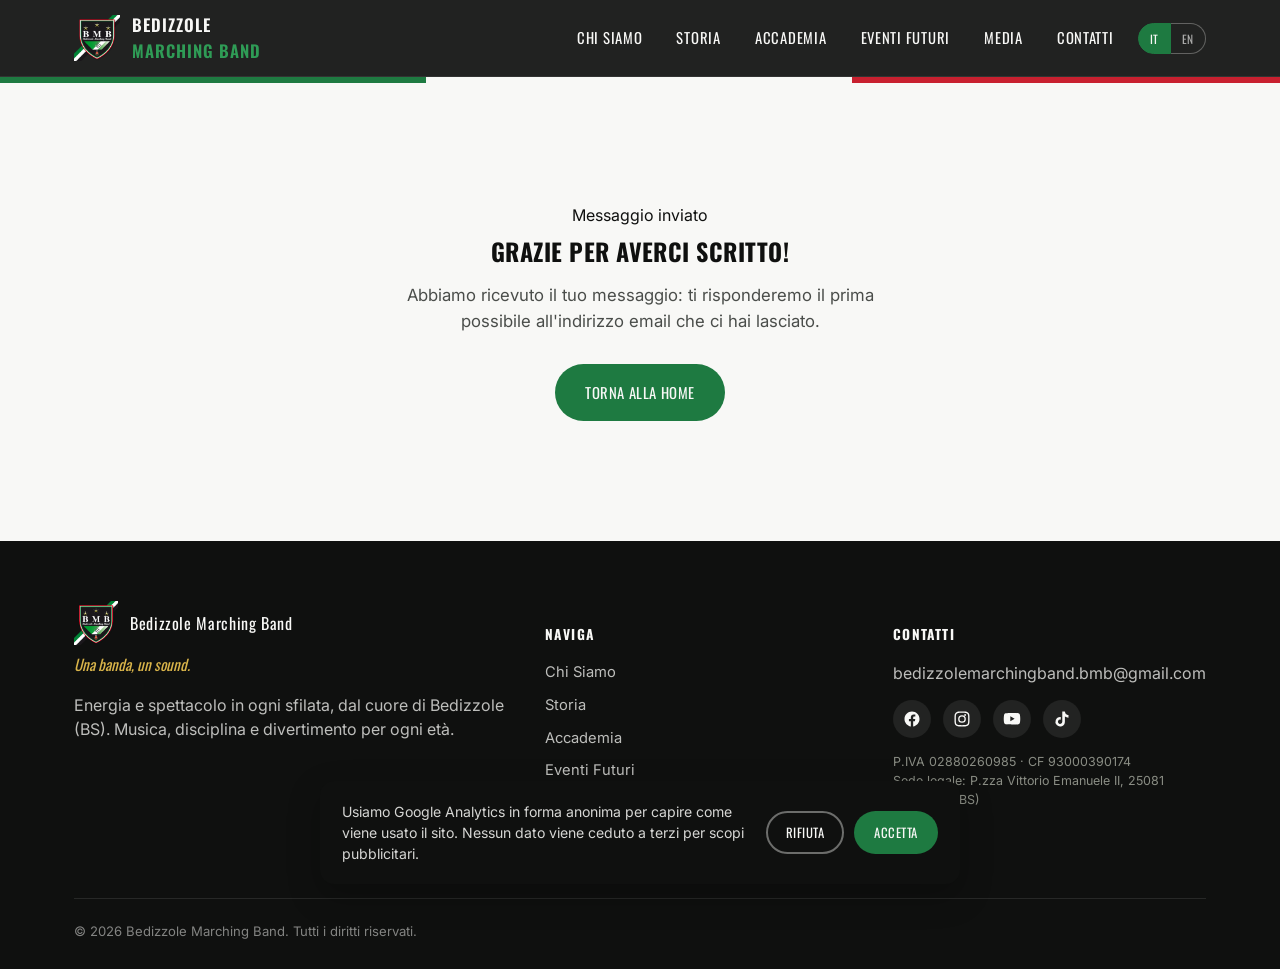
<file: grazie.html>
<!DOCTYPE html>
<html lang="it">
<head>
<meta charset="UTF-8">
<meta name="viewport" content="width=device-width, initial-scale=1.0">
<title>Grazie | Bedizzole Marching Band</title>
<meta name="description" content="Grazie per averci scritto: ti risponderemo il prima possibile.">
<meta name="robots" content="noindex">

<link rel="icon" href="img/logo.png">
<link rel="apple-touch-icon" href="img/apple-touch-icon.png">
<link rel="manifest" href="manifest.json">
<meta name="theme-color" content="#1e7a41">
<link rel="stylesheet" href="css/style.css">
</head>
<body>

<header class="site-header">
  <div class="container nav-row">
    <a href="index.html" class="brand">
      <img src="img/logo.png" alt="Logo Bedizzole Marching Band">
      <span class="brand-name">BEDIZZOLE<br><span>MARCHING BAND</span></span>
    </a>
    <div class="nav-right">
      <ul class="nav-links">
        <li><a href="chi-siamo.html" data-i18n="nav.chisiamo">Chi Siamo</a></li>
        <li><a href="storia.html" data-i18n="nav.storia">Storia</a></li>
        <li><a href="accademia.html" data-i18n="nav.accademia">Accademia</a></li>
        <li><a href="eventi.html" data-i18n="nav.eventi">Eventi Futuri</a></li>
        <li><a href="media.html" data-i18n="nav.media">Media</a></li>
        <li><a href="contatti.html" data-i18n="nav.contatti">Contatti</a></li>
      </ul>
      <div class="lang-toggle">
        <button type="button" data-lang="it">IT</button>
        <button type="button" data-lang="en">EN</button>
      </div>
      <button class="nav-toggle" aria-label="Apri menu">&#9776;</button>
    </div>
  </div>
</header>

<div class="tricolor-bar"></div>

<section style="padding:120px 0;text-align:center;">
  <div class="container">
    <span class="kicker" data-i18n="grazie.kicker">Messaggio inviato</span>
    <h1 style="margin:10px 0 18px;" data-i18n="grazie.h1">Grazie per averci scritto!</h1>
    <p style="max-width:520px;margin:0 auto 30px;font-size:1.05rem;color:#4a4d4a;" data-i18n="grazie.p">Abbiamo ricevuto il tuo messaggio: ti risponderemo il prima possibile all'indirizzo email che ci hai lasciato.</p>
    <a href="index.html" class="btn btn-primary" data-i18n="grazie.cta">Torna alla home</a>
  </div>
</section>

<footer>
  <div class="container">
    <div class="footer-grid">
      <div>
        <div class="footer-brand">
          <img src="img/logo.png" alt="Logo BMB">
          <span>Bedizzole Marching Band</span>
        </div>
        <p class="footer-motto" data-i18n="hero.h1">Una banda, un sound.</p>
        <p data-i18n="footer.tagline">Sfiliamo per la nostra comunità dal cuore di Bedizzole (BS). Musica, disciplina e divertimento per ogni età.</p>
      </div>
      <div>
        <h5 data-i18n="footer.navigate">Naviga</h5>
        <ul>
          <li><a href="chi-siamo.html" data-i18n="nav.chisiamo">Chi Siamo</a></li>
          <li><a href="storia.html" data-i18n="nav.storia">Storia</a></li>
          <li><a href="accademia.html" data-i18n="nav.accademia">Accademia</a></li>
          <li><a href="eventi.html" data-i18n="nav.eventi">Eventi Futuri</a></li>
        <li><a href="media.html" data-i18n="nav.media">Media</a></li>
          <li><a href="contatti.html" data-i18n="nav.contatti">Contatti</a></li>
        </ul>
      </div>
      <div>
        <h5 data-i18n="footer.contacts">Contatti</h5>
        <p style="margin:0 0 14px;"><a href="mailto:bedizzolemarchingband.bmb@gmail.com">bedizzolemarchingband.bmb@gmail.com</a></p>
        <div class="social-links">
          <a href="https://www.facebook.com/bedizzolemarchingband" target="_blank" rel="noopener" aria-label="Facebook"><svg viewBox="0 0 24 24" aria-hidden="true"><path d="M22 12.06C22 6.48 17.52 2 12 2S2 6.48 2 12.06c0 5.02 3.66 9.18 8.44 9.94v-7.03H7.9v-2.91h2.54V9.85c0-2.5 1.49-3.89 3.77-3.89 1.09 0 2.23.2 2.23.2v2.46h-1.26c-1.24 0-1.63.77-1.63 1.56v1.88h2.78l-.44 2.91h-2.34V22c4.78-.76 8.44-4.92 8.44-9.94Z"/></svg></a>
          <a href="https://instagram.com/bedizzolemarchingband" target="_blank" rel="noopener" aria-label="Instagram"><svg viewBox="0 0 24 24" aria-hidden="true"><path d="M12 2c-2.72 0-3.06.01-4.12.06-1.06.05-1.79.22-2.43.47-.66.26-1.22.6-1.77 1.16-.56.55-.9 1.11-1.16 1.77-.25.64-.42 1.37-.47 2.43C2 8.94 2 9.28 2 12s.01 3.06.06 4.12c.05 1.06.22 1.79.47 2.43.26.66.6 1.22 1.16 1.77.55.56 1.11.9 1.77 1.16.64.25 1.37.42 2.43.47C8.94 22 9.28 22 12 22s3.06-.01 4.12-.06c1.06-.05 1.79-.22 2.43-.47.66-.26 1.22-.6 1.77-1.16.56-.55.9-1.11 1.16-1.77.25-.64.42-1.37.47-2.43.05-1.06.06-1.4.06-4.12s-.01-3.06-.06-4.12c-.05-1.06-.22-1.79-.47-2.43a4.9 4.9 0 0 0-1.16-1.77 4.9 4.9 0 0 0-1.77-1.16c-.64-.25-1.37-.42-2.43-.47C15.06 2.01 14.72 2 12 2Zm0 1.8c2.67 0 2.99.01 4.04.06.98.04 1.51.21 1.86.34.47.18.8.4 1.15.75.35.35.57.68.75 1.15.13.35.3.88.34 1.86.05 1.05.06 1.37.06 4.04s-.01 2.99-.06 4.04c-.04.98-.21 1.51-.34 1.86-.18.47-.4.8-.75 1.15-.35.35-.68.57-1.15.75-.35.13-.88.3-1.86.34-1.05.05-1.37.06-4.04.06s-2.99-.01-4.04-.06c-.98-.04-1.51-.21-1.86-.34a3.1 3.1 0 0 1-1.15-.75 3.1 3.1 0 0 1-.75-1.15c-.13-.35-.3-.88-.34-1.86-.05-1.05-.06-1.37-.06-4.04s.01-2.99.06-4.04c.04-.98.21-1.51.34-1.86.18-.47.4-.8.75-1.15.35-.35.68-.57 1.15-.75.35-.13.88-.3 1.86-.34 1.05-.05 1.37-.06 4.04-.06Zm0 3.06a5.14 5.14 0 1 0 0 10.28 5.14 5.14 0 0 0 0-10.28Zm0 8.48a3.34 3.34 0 1 1 0-6.68 3.34 3.34 0 0 1 0 6.68Zm5.34-8.68a1.2 1.2 0 1 1-2.4 0 1.2 1.2 0 0 1 2.4 0Z"/></svg></a>
          <a href="https://www.youtube.com/c/BedizzoleMarchingBand" target="_blank" rel="noopener" aria-label="YouTube"><svg viewBox="0 0 24 24" aria-hidden="true"><path d="M22.54 6.42a2.78 2.78 0 0 0-1.95-1.97C18.88 4 12 4 12 4s-6.88 0-8.59.45A2.78 2.78 0 0 0 1.46 6.42 29 29 0 0 0 1 11.75a29 29 0 0 0 .46 5.33 2.78 2.78 0 0 0 1.95 1.97C5.12 19.5 12 19.5 12 19.5s6.88 0 8.59-.45a2.78 2.78 0 0 0 1.95-1.97 29 29 0 0 0 .46-5.33 29 29 0 0 0-.46-5.33ZM9.75 15.02V8.48l5.75 3.27-5.75 3.27Z"/></svg></a><a href="https://www.tiktok.com/@bedizzolemarchingband" target="_blank" rel="noopener" aria-label="TikTok"><svg viewBox="0 0 24 24" aria-hidden="true"><path d="M19.59 6.69a4.83 4.83 0 0 1-3.77-4.25V2h-3.45v13.67a2.89 2.89 0 0 1-5.2 1.74 2.89 2.89 0 0 1 2.31-4.64 2.93 2.93 0 0 1 .88.13V9.4a6.84 6.84 0 0 0-.88-.05A6.33 6.33 0 0 0 5 20.1a6.34 6.34 0 0 0 10.86-4.43v-7a8.16 8.16 0 0 0 4.77 1.52v-3.4a4.85 4.85 0 0 1-1.04-.1z"/></svg></a>
        </div>
        <p style="margin-top:14px;font-size:0.78rem;color:#8a8d84;" data-i18n-html data-i18n="footer.legal">P.IVA 02880260985 &middot; CF 93000390174</p>
      </div>
    </div>
    <div class="footer-bottom">
      <span>&copy; <span id="year"></span> Bedizzole Marching Band. <span data-i18n="footer.rights">Tutti i diritti riservati.</span></span>
    </div>
  </div>
</footer>

<script>document.getElementById('year').textContent = new Date().getFullYear();</script>
<script src="js/i18n.js"></script>
<script src="js/main.js"></script>
<script src="js/consent.js"></script>
</body>
</html>
</file>
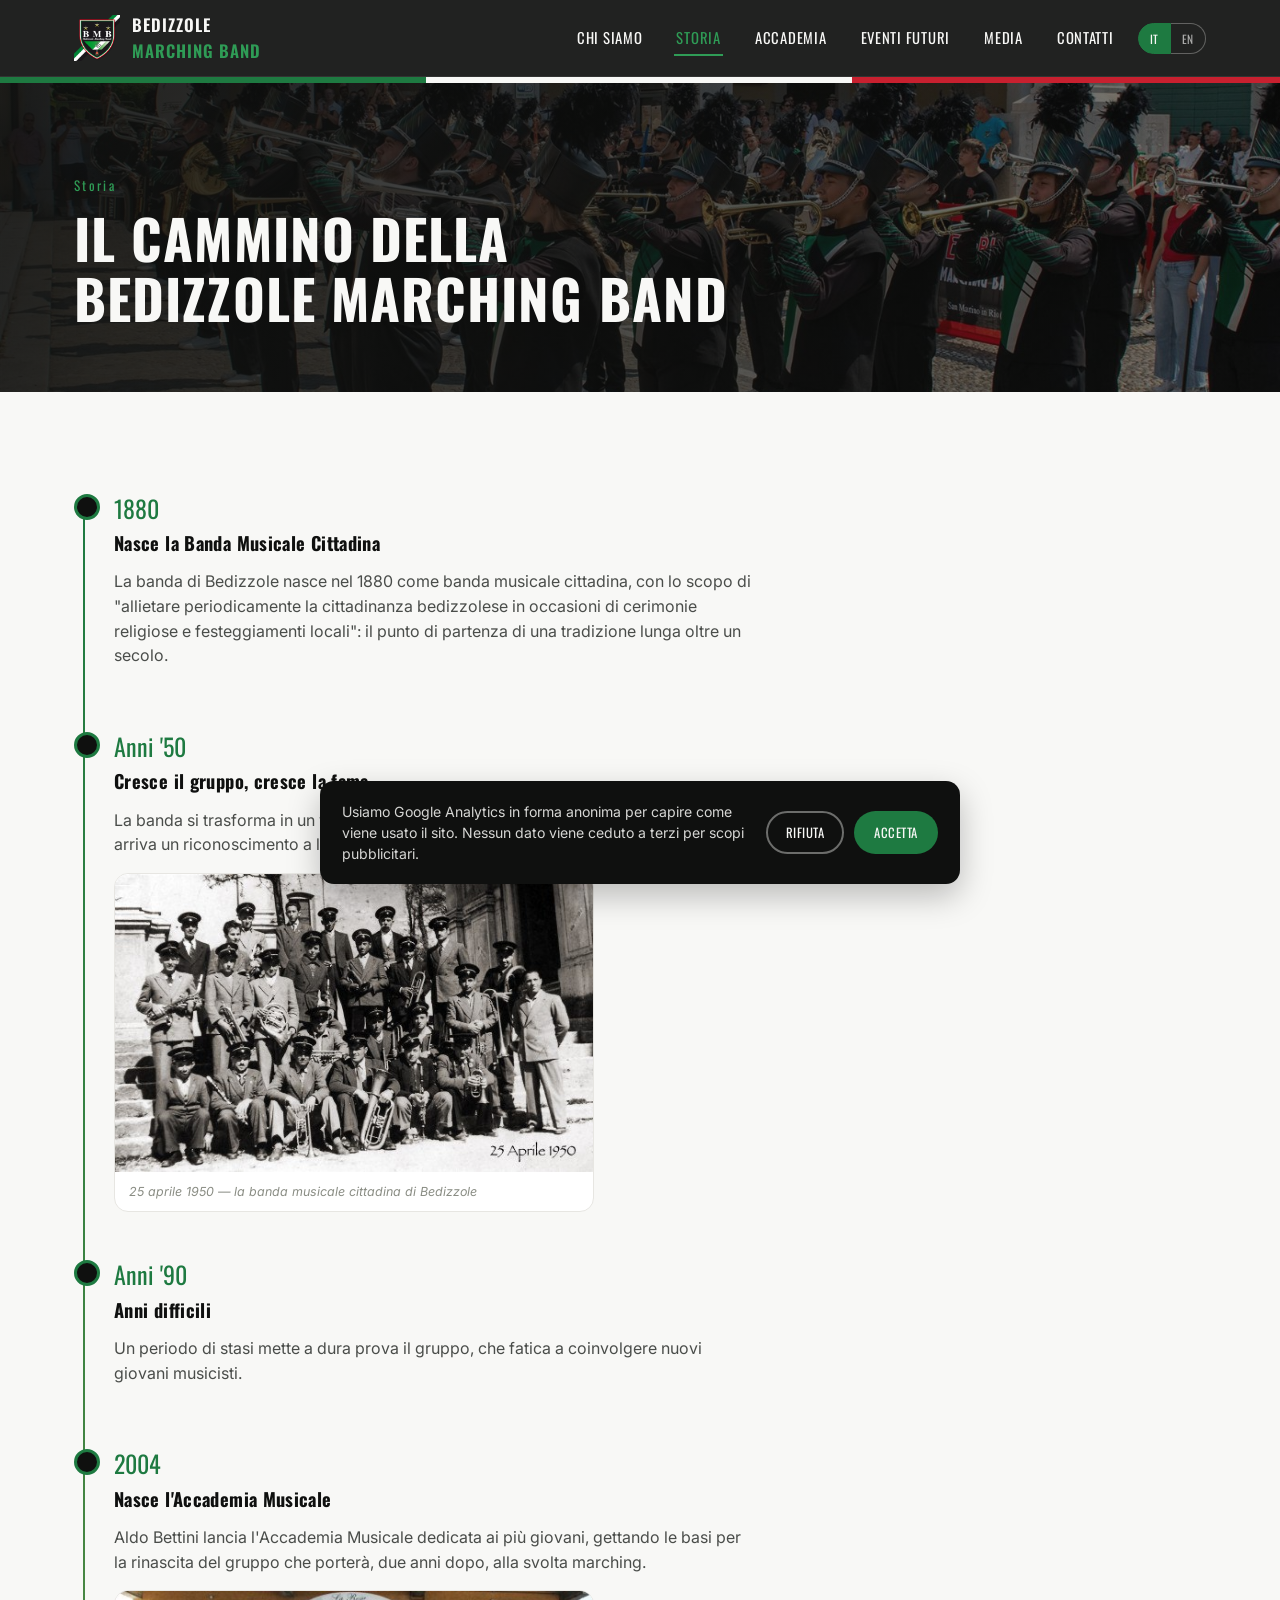
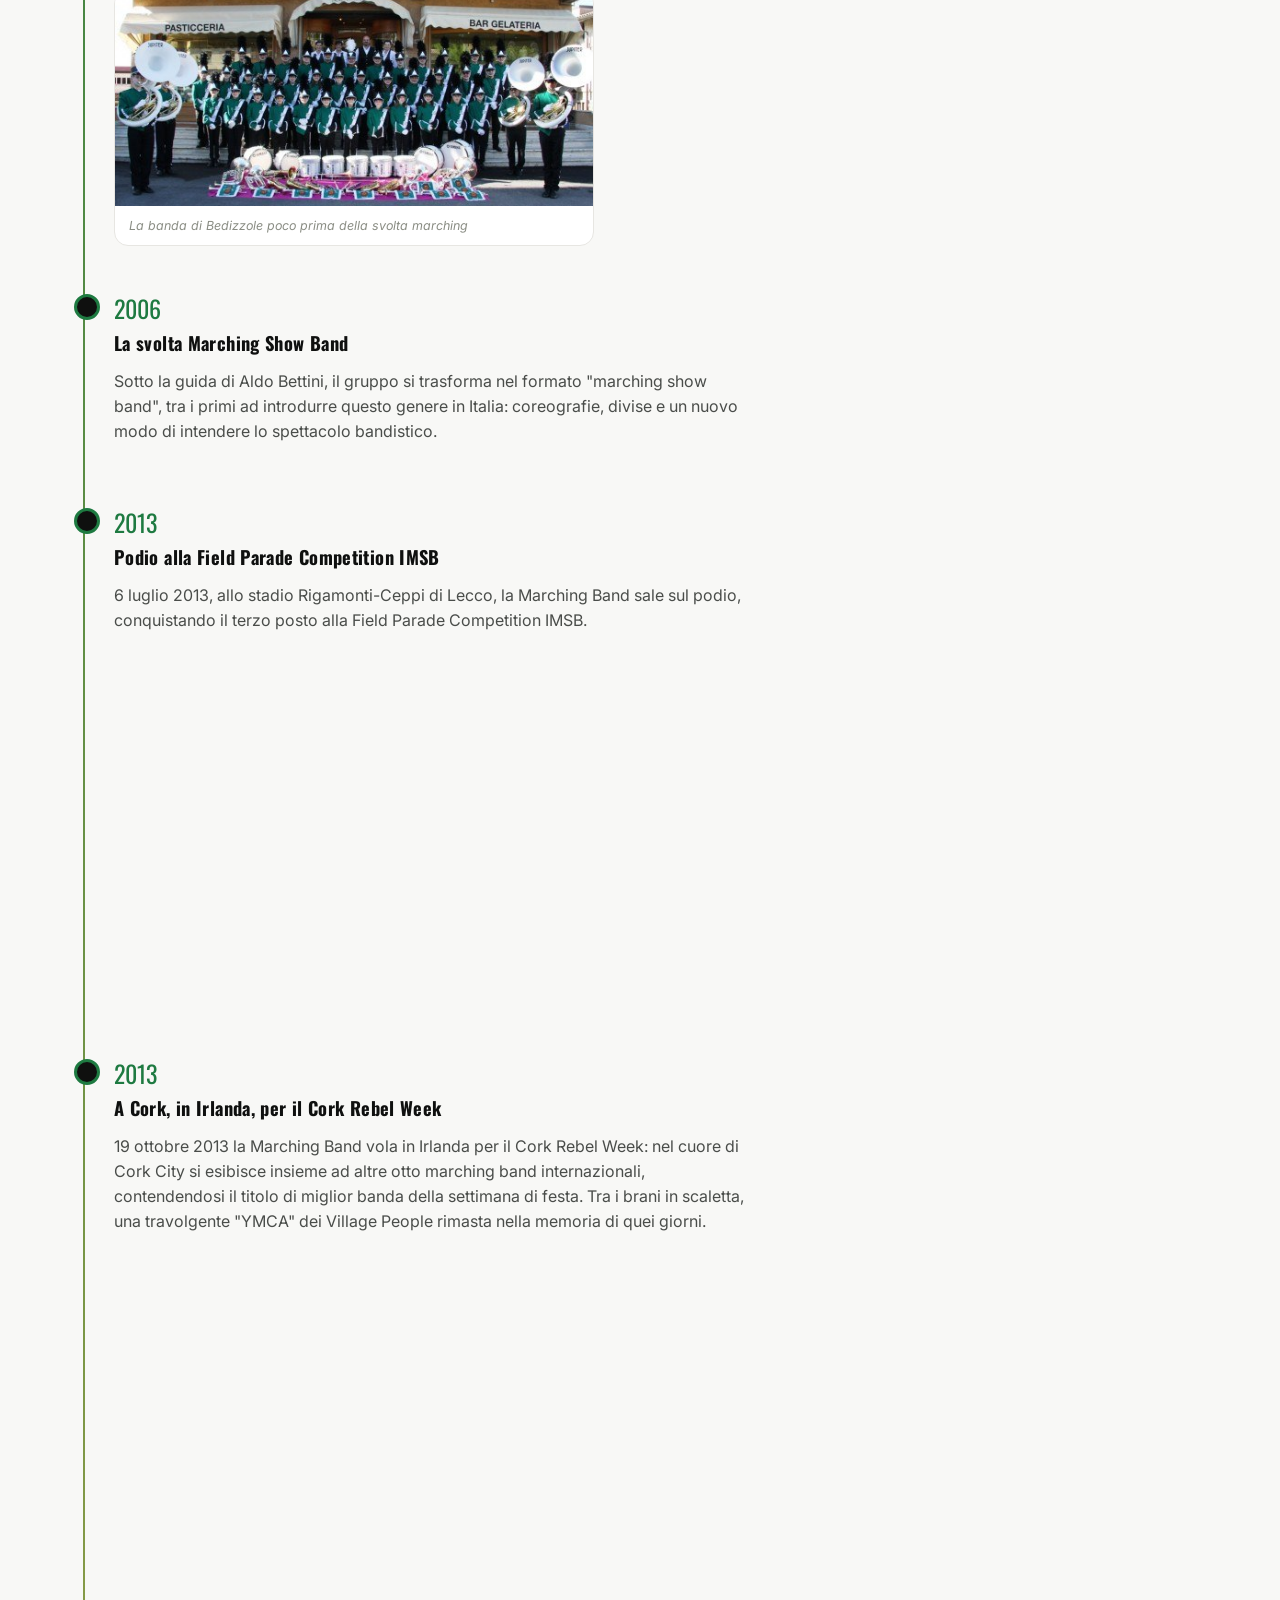
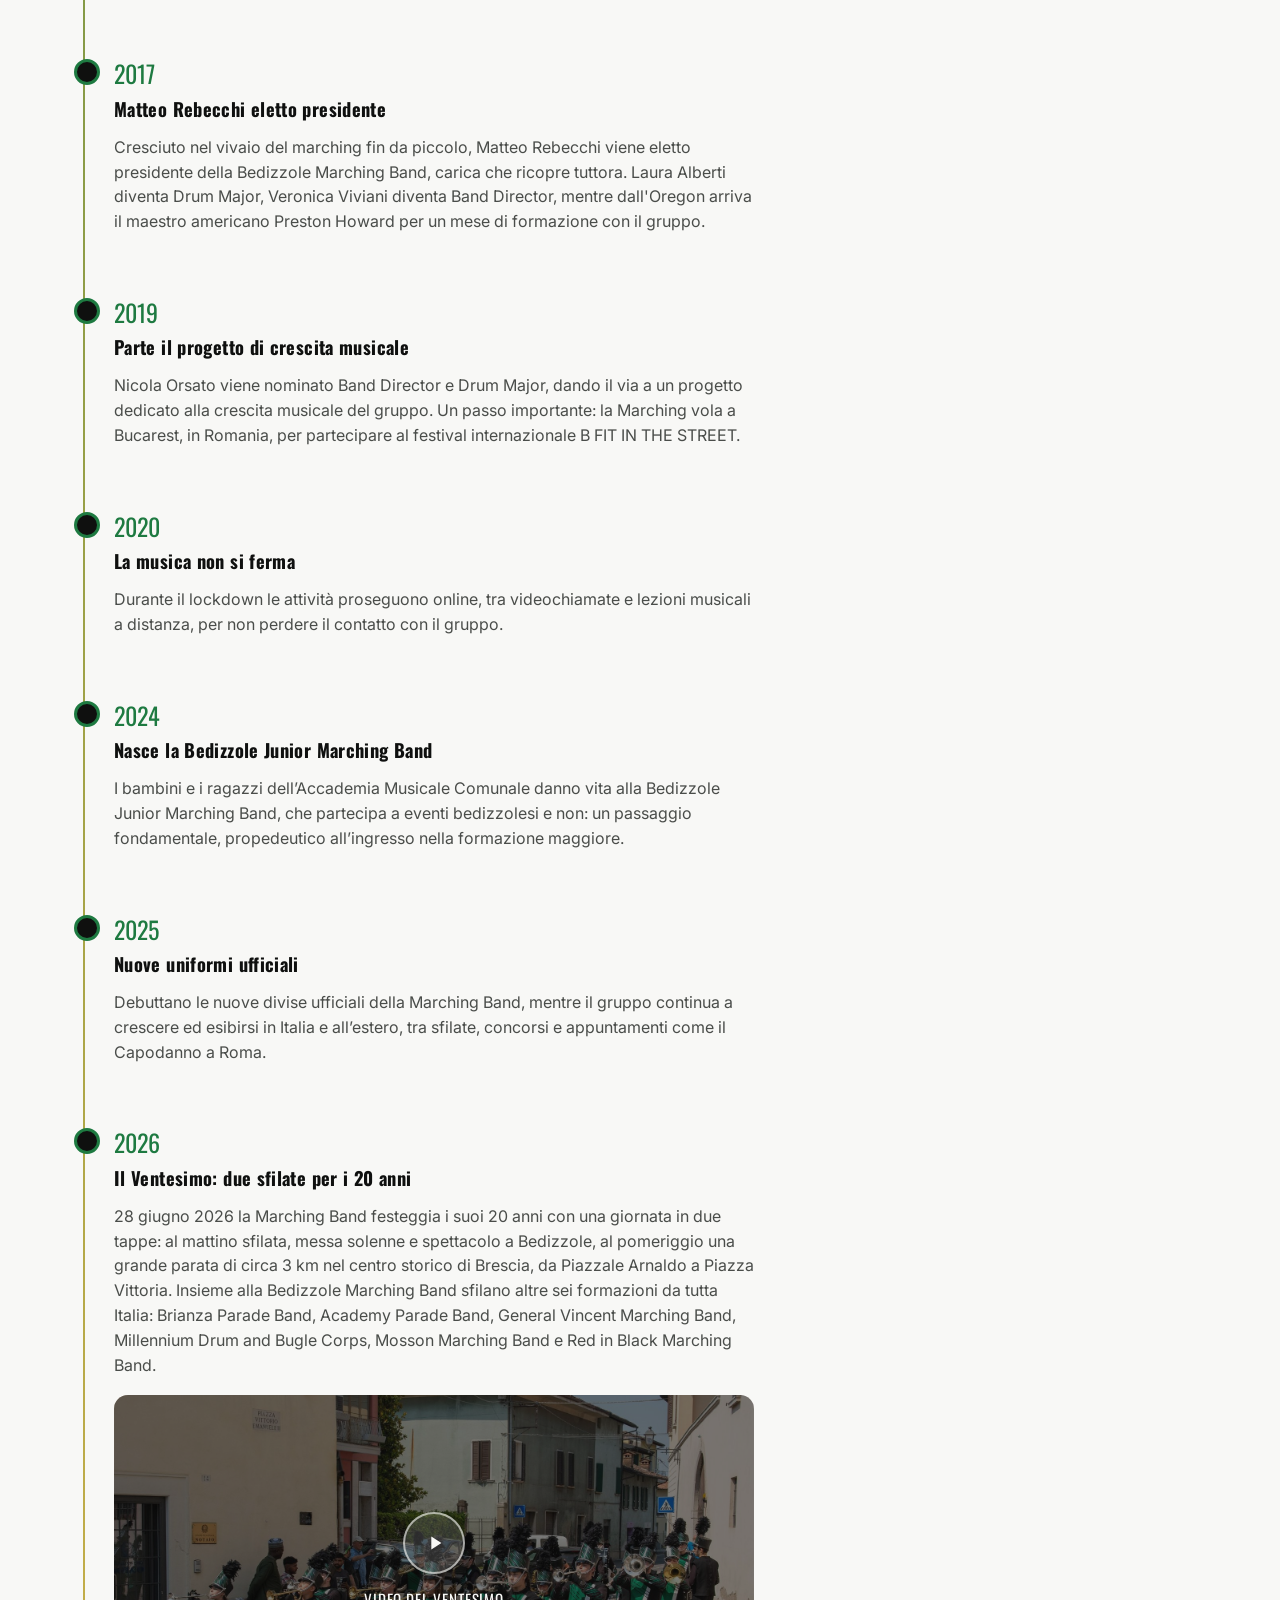
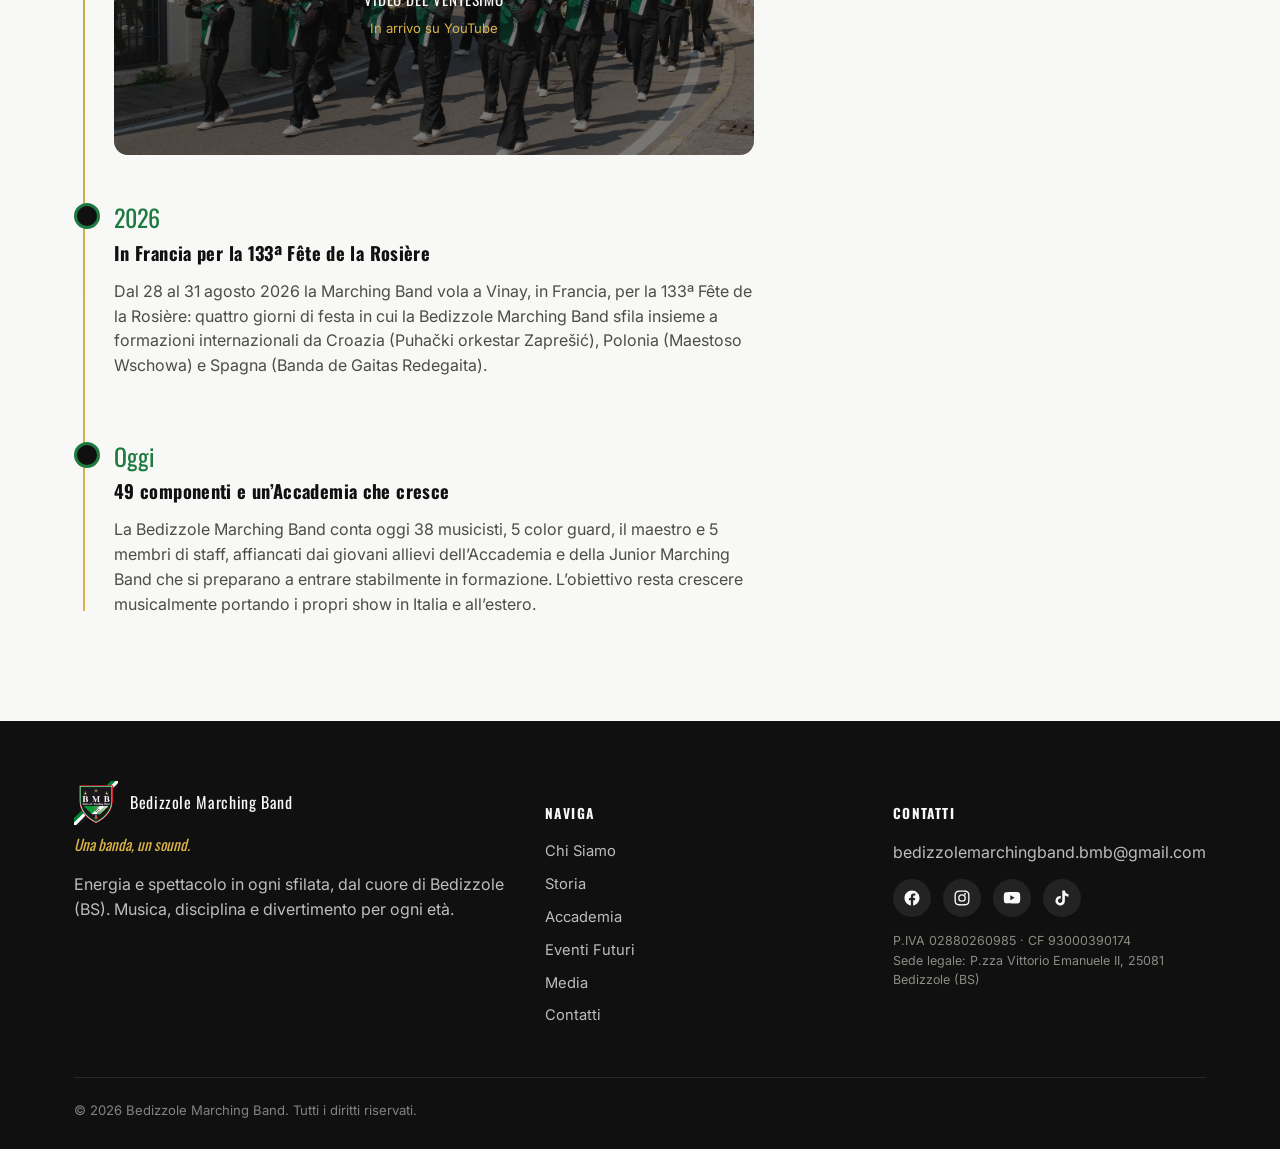
<file: storia.html>
<!DOCTYPE html>
<html lang="it">
<head>
<meta charset="UTF-8">
<meta name="viewport" content="width=device-width, initial-scale=1.0">
<title>Storia | Bedizzole Marching Band</title>
<meta name="description" content="Dal 1880 a oggi: il cammino della Bedizzole Marching Band, dalla banda musicale cittadina alla marching show band di oggi.">

<meta property="og:type" content="website">
<meta property="og:locale" content="it_IT">
<meta property="og:site_name" content="Bedizzole Marching Band">
<meta property="og:title" content="Storia | Bedizzole Marching Band">
<meta property="og:description" content="Dal 1880 a oggi: il cammino della Bedizzole Marching Band, dalla banda musicale cittadina alla marching show band di oggi.">
<meta property="og:url" content="https://bedizzolemarchingband.netlify.app/storia.html">
<meta property="og:image" content="https://bedizzolemarchingband.netlify.app/img/og-social-card.jpg">
<meta property="og:image:width" content="1200">
<meta property="og:image:height" content="630">
<meta name="twitter:card" content="summary_large_image">
<meta name="twitter:title" content="Storia | Bedizzole Marching Band">
<meta name="twitter:description" content="Dal 1880 a oggi: il cammino della Bedizzole Marching Band, dalla banda musicale cittadina alla marching show band di oggi.">
<meta name="twitter:image" content="https://bedizzolemarchingband.netlify.app/img/og-social-card.jpg">

<link rel="icon" href="img/logo.png">
<link rel="apple-touch-icon" href="img/apple-touch-icon.png">
<link rel="manifest" href="manifest.json">
<meta name="theme-color" content="#1e7a41">
<link rel="stylesheet" href="css/style.css">
</head>
<body>

<header class="site-header">
  <div class="container nav-row">
    <a href="index.html" class="brand">
      <img src="img/logo.png" alt="Logo Bedizzole Marching Band">
      <span class="brand-name">BEDIZZOLE<br><span>MARCHING BAND</span></span>
    </a>
    <div class="nav-right">
      <ul class="nav-links">
        <li><a href="chi-siamo.html" data-i18n="nav.chisiamo">Chi Siamo</a></li>
        <li><a href="storia.html" data-i18n="nav.storia" class="active">Storia</a></li>
        <li><a href="accademia.html" data-i18n="nav.accademia">Accademia</a></li>
        <li><a href="eventi.html" data-i18n="nav.eventi">Eventi Futuri</a></li>
        <li><a href="media.html" data-i18n="nav.media">Media</a></li>
        <li><a href="contatti.html" data-i18n="nav.contatti">Contatti</a></li>
      </ul>
      <div class="lang-toggle">
        <button type="button" data-lang="it">IT</button>
        <button type="button" data-lang="en">EN</button>
      </div>
      <button class="nav-toggle" aria-label="Apri menu">&#9776;</button>
    </div>
  </div>
</header>

<div class="tricolor-bar"></div>

<div class="page-hero" style="background-image:url('img/band-comune-esibizione.jpg')">
  <div class="container">
    <span class="kicker" data-i18n="storia.kicker">Storia</span>
    <h1 data-i18n="storia.h1" data-i18n-html>Il cammino della <br>Bedizzole Marching Band</h1>
  </div>
</div>

<section>
  <div class="container">
    <div class="timeline">
      <div class="timeline-item reveal">
        <div class="timeline-year">1880</div>
        <h3 data-i18n="storia.y1.h3">Nasce la Banda Musicale Cittadina</h3>
        <p data-i18n="storia.y1.p">La banda di Bedizzole nasce nel 1880 come banda musicale cittadina, con lo scopo di "allietare periodicamente la cittadinanza bedizzolese in occasioni di cerimonie religiose e festeggiamenti locali": il punto di partenza di una tradizione lunga oltre un secolo.</p>
      </div>
      <div class="timeline-item reveal">
        <div class="timeline-year">Anni '50</div>
        <h3 data-i18n="storia.y1b.h3">Cresce il gruppo, cresce la fama</h3>
        <p data-i18n="storia.y1b.p">La banda si trasforma in un vero e proprio gruppo concertistico: l'organico aumenta e arriva un riconoscimento a livello interprovinciale.</p>
        <figure class="timeline-photo reveal">
          <img src="img/storia-1950.jpg" alt="La banda musicale cittadina di Bedizzole il 25 aprile 1950">
          <figcaption data-i18n="storia.photo1950">25 aprile 1950 — la banda musicale cittadina di Bedizzole</figcaption>
        </figure>
      </div>
      <div class="timeline-item reveal">
        <div class="timeline-year">Anni '90</div>
        <h3 data-i18n="storia.y1c.h3">Anni difficili</h3>
        <p data-i18n="storia.y1c.p">Un periodo di stasi mette a dura prova il gruppo, che fatica a coinvolgere nuovi giovani musicisti.</p>
      </div>
      <div class="timeline-item reveal">
        <div class="timeline-year">2004</div>
        <h3 data-i18n="storia.y1d.h3">Nasce l'Accademia Musicale</h3>
        <p data-i18n="storia.y1d.p">Aldo Bettini lancia l'Accademia Musicale dedicata ai più giovani, gettando le basi per la rinascita del gruppo che porterà, due anni dopo, alla svolta marching.</p>
        <figure class="timeline-photo reveal">
          <img src="img/storia-2004.jpg" alt="La banda di Bedizzole in formazione, primi anni 2000">
          <figcaption data-i18n="storia.photo2004">La banda di Bedizzole poco prima della svolta marching</figcaption>
        </figure>
      </div>
      <div class="timeline-item reveal">
        <div class="timeline-year">2006</div>
        <h3 data-i18n="storia.y2.h3">La svolta Marching Show Band</h3>
        <p data-i18n="storia.y2.p">Sotto la guida di Aldo Bettini, il gruppo si trasforma nel formato "marching show band", tra i primi ad introdurre questo genere nel territorio bresciano: coreografie, divise e un nuovo modo di intendere lo spettacolo bandistico.</p>
      </div>
      <div class="timeline-item reveal">
        <div class="timeline-year">2013</div>
        <h3 data-i18n="storia.y3.h3">Podio alla Field Parade Competition IMSB</h3>
        <p data-i18n="storia.y3.p">6 luglio 2013, allo stadio Rigamonti-Ceppi di Lecco, la Marching Band sale sul podio, conquistando il terzo posto alla Field Parade Competition IMSB.</p>
        <div class="video-embed reveal">
          <iframe src="https://www.youtube.com/embed/g-pYELygYGQ" title="Bedizzole Marching Band - Field Parade Competition IMSB 2013, Lecco" allowfullscreen loading="lazy"></iframe>
        </div>
      </div>
      <div class="timeline-item reveal">
        <div class="timeline-year">2013</div>
        <h3 data-i18n="storia.y3f.h3">A Cork, in Irlanda, per il Cork Rebel Week</h3>
        <p data-i18n="storia.y3f.p">19 ottobre 2013 la Marching Band vola in Irlanda per il Cork Rebel Week: nel cuore di Cork City si esibisce insieme ad altre otto marching band internazionali, contendendosi il titolo di miglior banda della settimana di festa. Tra i brani in scaletta, una travolgente "YMCA" dei Village People rimasta nella memoria di quei giorni.</p>
        <div class="video-embed reveal">
          <iframe src="https://www.youtube.com/embed/2H93jy9H2rY" title="Bedizzole Marching Band - Cork Rebel Week 2013, Irlanda" allowfullscreen loading="lazy"></iframe>
        </div>
      </div>
      <div class="timeline-item reveal">
        <div class="timeline-year">2017</div>
        <h3 data-i18n="storia.y3b.h3">Matteo Rebecchi eletto presidente</h3>
        <p data-i18n="storia.y3b.p">Cresciuto nel vivaio del marching fin da piccolo, Matteo Rebecchi viene eletto presidente della Bedizzole Marching Band, carica che ricopre tuttora. Laura Alberti diventa Drum Major, Veronica Viviani diventa Band Director, mentre dall'Oregon arriva il maestro americano Preston Howard per un mese di formazione con il gruppo.</p>
      </div>
      <div class="timeline-item reveal">
        <div class="timeline-year">2019</div>
        <h3 data-i18n="storia.y3c.h3">Parte il progetto di crescita musicale</h3>
        <p data-i18n="storia.y3c.p">Nicola Orsato viene nominato Band Director e Drum Major, dando il via a un progetto dedicato alla crescita musicale del gruppo. Un passo importante: la Marching vola a Bucarest, in Romania, per partecipare al festival internazionale B FIT IN THE STREET.</p>
      </div>
      <div class="timeline-item reveal">
        <div class="timeline-year">2020</div>
        <h3 data-i18n="storia.y3e.h3">La musica non si ferma</h3>
        <p data-i18n="storia.y3e.p">Durante il lockdown le attività proseguono online, tra videochiamate e lezioni musicali a distanza, per non perdere il contatto con il gruppo.</p>
      </div>
      <div class="timeline-item reveal">
        <div class="timeline-year">2024</div>
        <h3 data-i18n="storia.y3d.h3">Nasce la Bedizzole Junior Marching Band</h3>
        <p data-i18n="storia.y3d.p">I bambini e i ragazzi dell'Accademia Musicale Comunale danno vita alla Bedizzole Junior Marching Band, che partecipa a eventi bedizzolesi e non: un passaggio fondamentale, propedeutico all'ingresso nella formazione maggiore.</p>
      </div>
      <div class="timeline-item reveal">
        <div class="timeline-year">2025</div>
        <h3 data-i18n="storia.y4.h3">Nuove uniformi ufficiali</h3>
        <p data-i18n="storia.y4.p">Debuttano le nuove divise ufficiali della Marching Band, mentre il gruppo continua a crescere ed esibirsi in Italia e all'estero, tra sfilate, concorsi e appuntamenti come il Capodanno a Roma.</p>
      </div>
      <div class="timeline-item reveal">
        <div class="timeline-year">2026</div>
        <h3 data-i18n="storia.y5b.h3">Il Ventesimo: due sfilate per i 20 anni</h3>
        <p data-i18n="storia.y5b.p">28 giugno 2026 la Marching Band festeggia i suoi 20 anni con una giornata in due tappe: al mattino sfilata, messa solenne e spettacolo a Bedizzole, al pomeriggio una grande parata di circa 3 km nel centro storico di Brescia, da Piazzale Arnaldo a Piazza Vittoria. Insieme alla Bedizzole Marching Band sfilano altre sei formazioni da tutta Italia: Brianza Parade Band, Academy Parade Band, General Vincent Marching Band, Millennium Drum and Bugle Corps, Mosson Marching Band e Red in Black Marching Band.</p>

        <!--
          VIDEO DEL VENTESIMO — placeholder in attesa del link YouTube.
          Quando il video e' pronto, sostituire l'intero blocco
          <div class="video-placeholder">...</div> qui sotto con:

          <div class="video-embed">
            <iframe src="https://www.youtube.com/embed/VIDEO_ID" title="Bedizzole Marching Band - 20° Anniversario" allowfullscreen loading="lazy"></iframe>
          </div>
        -->
        <div class="video-placeholder" style="background-image:url('img/band-piazza-vittorio-emanuele.jpg')">
          <div class="vp-content">
            <div class="vp-play">
              <svg viewBox="0 0 24 24" aria-hidden="true"><path d="M8 5v14l11-7L8 5Z"/></svg>
            </div>
            <div class="vp-label" data-i18n="storia.video.label">Video del Ventesimo</div>
            <div class="vp-sub" data-i18n="storia.video.sub">In arrivo su YouTube</div>
          </div>
        </div>
      </div>
      <div class="timeline-item reveal">
        <div class="timeline-year">2026</div>
        <h3 data-i18n="storia.y5c.h3">In Francia per la 133ª Fête de la Rosière</h3>
        <p data-i18n="storia.y5c.p">Dal 28 al 31 agosto 2026 la Marching Band vola a Vinay, in Francia, per la 133ª Fête de la Rosière: quattro giorni di festa in cui la Bedizzole Marching Band sfila insieme a formazioni internazionali da Croazia (Puhački orkestar Zaprešić), Polonia (Maestoso Wschowa) e Spagna (Banda de Gaitas Redegaita).</p>
      </div>
      <div class="timeline-item reveal">
        <div class="timeline-year">Oggi</div>
        <h3 data-i18n="storia.y5.h3">49 componenti e un'Accademia che cresce</h3>
        <p data-i18n="storia.y5.p">La Bedizzole Marching Band conta oggi 38 musicisti, 5 color guard, il maestro e 5 membri di staff, affiancati dai giovani allievi dell'Accademia e della Junior Marching Band che si preparano a entrare stabilmente in formazione. L’obiettivo resta crescere musicalmente portando i propri show in Italia e all’estero.</p>
      </div>
    </div>
  </div>
</section>

<footer>
  <div class="container">
    <div class="footer-grid">
      <div>
        <div class="footer-brand">
          <img src="img/logo.png" alt="Logo BMB">
          <span>Bedizzole Marching Band</span>
        </div>
        <p class="footer-motto" data-i18n="hero.h1">Una banda, un sound.</p>
        <p data-i18n="footer.tagline">Sfiliamo per la nostra comunità dal cuore di Bedizzole (BS). Musica, disciplina e divertimento per ogni età.</p>
      </div>
      <div>
        <h5 data-i18n="footer.navigate">Naviga</h5>
        <ul>
          <li><a href="chi-siamo.html" data-i18n="nav.chisiamo">Chi Siamo</a></li>
          <li><a href="storia.html" data-i18n="nav.storia">Storia</a></li>
          <li><a href="accademia.html" data-i18n="nav.accademia">Accademia</a></li>
          <li><a href="eventi.html" data-i18n="nav.eventi">Eventi Futuri</a></li>
        <li><a href="media.html" data-i18n="nav.media">Media</a></li>
          <li><a href="contatti.html" data-i18n="nav.contatti">Contatti</a></li>
        </ul>
      </div>
      <div>
        <h5 data-i18n="footer.contacts">Contatti</h5>
        <p style="margin:0 0 14px;"><a href="mailto:bedizzolemarchingband.bmb@gmail.com">bedizzolemarchingband.bmb@gmail.com</a></p>
        <div class="social-links">
          <a href="https://www.facebook.com/bedizzolemarchingband" target="_blank" rel="noopener" aria-label="Facebook"><svg viewBox="0 0 24 24" aria-hidden="true"><path d="M22 12.06C22 6.48 17.52 2 12 2S2 6.48 2 12.06c0 5.02 3.66 9.18 8.44 9.94v-7.03H7.9v-2.91h2.54V9.85c0-2.5 1.49-3.89 3.77-3.89 1.09 0 2.23.2 2.23.2v2.46h-1.26c-1.24 0-1.63.77-1.63 1.56v1.88h2.78l-.44 2.91h-2.34V22c4.78-.76 8.44-4.92 8.44-9.94Z"/></svg></a>
          <a href="https://instagram.com/bedizzolemarchingband" target="_blank" rel="noopener" aria-label="Instagram"><svg viewBox="0 0 24 24" aria-hidden="true"><path d="M12 2c-2.72 0-3.06.01-4.12.06-1.06.05-1.79.22-2.43.47-.66.26-1.22.6-1.77 1.16-.56.55-.9 1.11-1.16 1.77-.25.64-.42 1.37-.47 2.43C2 8.94 2 9.28 2 12s.01 3.06.06 4.12c.05 1.06.22 1.79.47 2.43.26.66.6 1.22 1.16 1.77.55.56 1.11.9 1.77 1.16.64.25 1.37.42 2.43.47C8.94 22 9.28 22 12 22s3.06-.01 4.12-.06c1.06-.05 1.79-.22 2.43-.47.66-.26 1.22-.6 1.77-1.16.56-.55.9-1.11 1.16-1.77.25-.64.42-1.37.47-2.43.05-1.06.06-1.4.06-4.12s-.01-3.06-.06-4.12c-.05-1.06-.22-1.79-.47-2.43a4.9 4.9 0 0 0-1.16-1.77 4.9 4.9 0 0 0-1.77-1.16c-.64-.25-1.37-.42-2.43-.47C15.06 2.01 14.72 2 12 2Zm0 1.8c2.67 0 2.99.01 4.04.06.98.04 1.51.21 1.86.34.47.18.8.4 1.15.75.35.35.57.68.75 1.15.13.35.3.88.34 1.86.05 1.05.06 1.37.06 4.04s-.01 2.99-.06 4.04c-.04.98-.21 1.51-.34 1.86-.18.47-.4.8-.75 1.15-.35.35-.68.57-1.15.75-.35.13-.88.3-1.86.34-1.05.05-1.37.06-4.04.06s-2.99-.01-4.04-.06c-.98-.04-1.51-.21-1.86-.34a3.1 3.1 0 0 1-1.15-.75 3.1 3.1 0 0 1-.75-1.15c-.13-.35-.3-.88-.34-1.86-.05-1.05-.06-1.37-.06-4.04s.01-2.99.06-4.04c.04-.98.21-1.51.34-1.86.18-.47.4-.8.75-1.15.35-.35.68-.57 1.15-.75.35-.13.88-.3 1.86-.34 1.05-.05 1.37-.06 4.04-.06Zm0 3.06a5.14 5.14 0 1 0 0 10.28 5.14 5.14 0 0 0 0-10.28Zm0 8.48a3.34 3.34 0 1 1 0-6.68 3.34 3.34 0 0 1 0 6.68Zm5.34-8.68a1.2 1.2 0 1 1-2.4 0 1.2 1.2 0 0 1 2.4 0Z"/></svg></a>
          <a href="https://www.youtube.com/c/BedizzoleMarchingBand" target="_blank" rel="noopener" aria-label="YouTube"><svg viewBox="0 0 24 24" aria-hidden="true"><path d="M22.54 6.42a2.78 2.78 0 0 0-1.95-1.97C18.88 4 12 4 12 4s-6.88 0-8.59.45A2.78 2.78 0 0 0 1.46 6.42 29 29 0 0 0 1 11.75a29 29 0 0 0 .46 5.33 2.78 2.78 0 0 0 1.95 1.97C5.12 19.5 12 19.5 12 19.5s6.88 0 8.59-.45a2.78 2.78 0 0 0 1.95-1.97 29 29 0 0 0 .46-5.33 29 29 0 0 0-.46-5.33ZM9.75 15.02V8.48l5.75 3.27-5.75 3.27Z"/></svg></a><a href="https://www.tiktok.com/@bedizzolemarchingband" target="_blank" rel="noopener" aria-label="TikTok"><svg viewBox="0 0 24 24" aria-hidden="true"><path d="M19.59 6.69a4.83 4.83 0 0 1-3.77-4.25V2h-3.45v13.67a2.89 2.89 0 0 1-5.2 1.74 2.89 2.89 0 0 1 2.31-4.64 2.93 2.93 0 0 1 .88.13V9.4a6.84 6.84 0 0 0-.88-.05A6.33 6.33 0 0 0 5 20.1a6.34 6.34 0 0 0 10.86-4.43v-7a8.16 8.16 0 0 0 4.77 1.52v-3.4a4.85 4.85 0 0 1-1.04-.1z"/></svg></a>
        </div>
        <p style="margin-top:14px;font-size:0.78rem;color:#8a8d84;" data-i18n-html data-i18n="footer.legal">P.IVA 02880260985 &middot; CF 93000390174</p>
      </div>
    </div>
    <div class="footer-bottom">
      <span>&copy; <span id="year"></span> Bedizzole Marching Band. <span data-i18n="footer.rights">Tutti i diritti riservati.</span></span>
    </div>
  </div>
</footer>

<script>document.getElementById('year').textContent = new Date().getFullYear();</script>
<script src="js/i18n.js"></script>
<script src="js/main.js"></script>
<script src="js/consent.js"></script>
</body>
</html>
</file>
<file: css/style.css>
@import url('https://fonts.googleapis.com/css2?family=Oswald:wght@400;500;600;700&family=Inter:wght@400;500;600;700&display=swap');

:root {
  --bmb-black: #0f100f;
  --bmb-black-soft: #1a1c1a;
  --bmb-green: #1e7a41;
  --bmb-green-dark: #123f22;
  --bmb-green-light: #2f9c56;
  --bmb-white: #f8f8f6;
  --bmb-gold: #d9b44a;
  --bmb-red: #c8202f;
  --radius: 14px;
}

* { box-sizing: border-box; }

/* Note: no native scroll-behavior:smooth — it fights GSAP ScrollTrigger's own
   scrub smoothing on the cinematic hero (overshoot/jank). Internal anchor
   links still jump instantly, which is fine since scrub provides the feel. */

/* Blocca lo scroll/drag orizzontale su tutto il sito (soprattutto da mobile):
   qualsiasi elemento che sfori anche di pochi pixel viene tagliato invece di
   rendere l'intera pagina scorrevole a destra/sinistra. */
html {
  overflow-x: hidden;
  max-width: 100%;
}

body {
  margin: 0;
  font-family: 'Inter', system-ui, sans-serif;
  background: var(--bmb-white);
  color: var(--bmb-black);
  line-height: 1.55;
  max-width: 100%;
  /* overflow-x/position were also set here before: setting overflow-x on
     BOTH html and body makes body its own scroll container (the UA computes
     overflow-y:auto on it too), which breaks .site-header's position:sticky
     and desyncs GSAP's pinned cinematic hero from the real viewport scroll
     — the header would vanish behind the hero while scrolling. html alone
     is enough to block horizontal drag site-wide. */
}

h1, h2, h3, h4, .display {
  font-family: 'Oswald', 'Inter', sans-serif;
  text-transform: uppercase;
  letter-spacing: 0.02em;
  line-height: 1.1;
  margin: 0;
}

a { color: inherit; text-decoration: none; }
img { max-width: 100%; display: block; }
.container {
  width: 100%;
  max-width: 1180px;
  margin: 0 auto;
  padding: 0 24px;
}

/* Tricolor sash motif, echoes the crest logo */
.tricolor-bar {
  height: 6px;
  width: 100%;
  background: linear-gradient(90deg, var(--bmb-green) 0 33.3%, var(--bmb-white) 33.3% 66.6%, var(--bmb-red) 66.6% 100%);
}

/* ---------- Header ---------- */
.site-header {
  position: sticky;
  top: 0;
  z-index: 50;
  background: rgba(15, 16, 15, 0.92);
  backdrop-filter: blur(6px);
  border-bottom: 1px solid rgba(255,255,255,0.08);
  transition: box-shadow .25s ease;
}
.site-header.scrolled { box-shadow: 0 4px 24px rgba(0,0,0,0.35); }

.nav-row {
  display: flex;
  align-items: center;
  justify-content: space-between;
  padding: 12px 24px;
  gap: 20px;
}
.nav-right {
  display: flex;
  align-items: center;
  gap: 22px;
}
@media (max-width: 860px) {
  .nav-right { gap: 12px; }
}

.brand {
  display: flex;
  align-items: center;
  gap: 12px;
  color: var(--bmb-white);
}
.brand img { height: 46px; width: auto; }
.brand-name {
  font-family: 'Oswald', sans-serif;
  font-weight: 600;
  font-size: 1.05rem;
  letter-spacing: 0.06em;
  color: var(--bmb-white);
}
.brand-name span { color: var(--bmb-green-light); }

.nav-links {
  display: flex;
  gap: 30px;
  list-style: none;
  margin: 0;
  padding: 0;
}
.nav-links a {
  color: var(--bmb-white);
  font-family: 'Oswald', sans-serif;
  font-size: 0.92rem;
  letter-spacing: 0.05em;
  text-transform: uppercase;
  padding: 6px 2px;
  border-bottom: 2px solid transparent;
  transition: border-color .2s ease, color .2s ease;
}
.nav-links a:hover,
.nav-links a.active { border-color: var(--bmb-green-light); color: var(--bmb-green-light); }

.lang-toggle {
  display: flex;
  align-items: center;
  gap: 0;
  flex-shrink: 0;
}
.lang-toggle button {
  background: none;
  border: 1px solid rgba(248,248,246,0.3);
  color: rgba(248,248,246,0.65);
  font-family: 'Oswald', sans-serif;
  font-size: 0.72rem;
  letter-spacing: 0.05em;
  padding: 6px 11px;
  cursor: pointer;
  transition: background .2s ease, color .2s ease, border-color .2s ease;
}
.lang-toggle button:first-child { border-radius: 999px 0 0 999px; }
.lang-toggle button:last-child { border-radius: 0 999px 999px 0; border-left: none; }
.lang-toggle button.active { background: var(--bmb-green); border-color: var(--bmb-green); color: var(--bmb-white); }
.lang-toggle button:not(.active):hover { color: var(--bmb-white); border-color: rgba(248,248,246,0.6); }

.nav-toggle {
  display: none;
  background: none;
  border: none;
  color: var(--bmb-white);
  font-size: 1.6rem;
  cursor: pointer;
}

@media (max-width: 860px) {
  .nav-toggle { display: block; }
  .nav-links {
    position: absolute;
    top: 100%;
    left: 0;
    right: 0;
    background: var(--bmb-black-soft);
    flex-direction: column;
    gap: 0;
    max-height: 0;
    overflow: hidden;
    transition: max-height .3s ease;
  }
  .nav-links.open { max-height: 400px; }
  .nav-links a { display: block; padding: 16px 24px; border-bottom: 1px solid rgba(255,255,255,0.08); }
}

/* ---------- Hero ---------- */
.hero {
  position: relative;
  min-height: 92vh;
  display: flex;
  align-items: flex-end;
  color: var(--bmb-white);
  background-size: cover;
  background-position: center 25%;
  background-repeat: no-repeat;
}
.hero::before {
  content: '';
  position: absolute;
  inset: 0;
  background: linear-gradient(180deg, rgba(15,16,15,0.35) 0%, rgba(15,16,15,0.55) 55%, rgba(15,16,15,0.96) 100%);
}
.hero-content { position: relative; z-index: 1; padding: 70px 0 56px; width: 100%; }
.hero-eyebrow {
  display: inline-flex;
  align-items: center;
  gap: 8px;
  font-family: 'Oswald', sans-serif;
  letter-spacing: 0.2em;
  font-size: 0.8rem;
  color: var(--bmb-green-light);
  margin-bottom: 18px;
}
.hero-motto {
  font-family: 'Oswald', sans-serif;
  font-style: italic;
  font-weight: 500;
  letter-spacing: 0.03em;
  font-size: clamp(1.1rem, 2vw, 1.4rem);
  color: var(--bmb-gold);
  margin-bottom: 14px;
  text-transform: none;
}
.hero h1, .cinema-text h1 {
  font-size: clamp(2.6rem, 6vw, 5rem);
  max-width: 900px;
  margin-bottom: 18px;
}
.hero p.lead, .cinema-text p.lead {
  font-size: 1.15rem;
  max-width: 560px;
  color: rgba(248,248,246,0.88);
  margin-bottom: 34px;
}
.hero-ctas { display: flex; gap: 16px; flex-wrap: wrap; }

.btn {
  display: inline-flex;
  align-items: center;
  gap: 10px;
  font-family: 'Oswald', sans-serif;
  letter-spacing: 0.04em;
  text-transform: uppercase;
  font-size: 0.92rem;
  padding: 15px 28px;
  border-radius: 999px;
  border: 2px solid transparent;
  cursor: pointer;
  transition: transform .2s ease, background .2s ease, color .2s ease, border-color .2s ease;
}
.btn:hover { transform: translateY(-2px); }
.btn-primary { background: var(--bmb-green); color: var(--bmb-white); }
.btn-primary:hover { background: var(--bmb-green-light); }
.btn-outline { border-color: rgba(248,248,246,0.5); color: var(--bmb-white); }
.btn-outline:hover { border-color: var(--bmb-white); background: rgba(248,248,246,0.08); }
.btn-gold { background: var(--bmb-gold); color: var(--bmb-black); }
.btn-gold:hover { background: #e7c766; }

/* ---------- Cinematic hero (scroll-driven) ---------- */
.cinema-hero { position: relative; background: #000; padding: 0; }
.cinema-pin {
  position: relative;
  height: 100vh;
  width: 100%;
  overflow: hidden;
  background: #000;
  perspective: 1400px;
}
.cinema-image-wrap {
  position: absolute;
  inset: 0;
  overflow: hidden;
  transform-origin: 24% 23%;
  will-change: transform;
  transform-style: preserve-3d;
}
.cinema-image {
  position: absolute;
  inset: 0;
  width: 100%;
  height: 100%;
  object-fit: cover;
  object-position: 26% 25%;
  display: block;
}
.cinema-iris {
  position: absolute;
  inset: 0;
  background: #050505;
  clip-path: circle(0% at 24% 23%);
  will-change: clip-path;
}
.cinema-vignette {
  position: absolute;
  inset: 0;
  background: radial-gradient(ellipse at 50% 40%, rgba(0,0,0,0) 25%, rgba(0,0,0,0.8) 100%);
  opacity: 0.35;
  pointer-events: none;
}
.cinema-text {
  position: absolute;
  left: 0; right: 0; bottom: 13vh;
  z-index: 5;
  padding: 0 24px;
  max-width: 1180px;
  margin: 0 auto;
  color: var(--bmb-white);
  will-change: transform, opacity;
}
.cinema-scrollcue {
  position: absolute;
  left: 50%; bottom: 32px;
  transform: translateX(-50%);
  z-index: 5;
  color: rgba(248,248,246,0.75);
  font-family: 'Oswald', sans-serif;
  font-size: 0.72rem;
  letter-spacing: 0.22em;
  text-transform: uppercase;
  display: flex;
  flex-direction: column;
  align-items: center;
  gap: 8px;
  will-change: opacity;
}
.cinema-scrollcue .scroll-arrow {
  font-family: 'Oswald', sans-serif;
  font-size: 1.1rem;
  line-height: 1;
  letter-spacing: 0;
  animation: cinemaBounce 1.7s ease-in-out infinite;
}
@keyframes cinemaBounce {
  0%, 100% { opacity: 0.35; transform: translateY(-2px); }
  50% { opacity: 1; transform: translateY(5px); }
}
.cinema-black-bridge {
  height: 10vh;
  /* Smoothstep-eased grayscale ramp (zero slope at both ends) so it blends
     into the solid black above and the page background below with no
     visible seam or banding "step". */
  background: linear-gradient(180deg,
    #000000 0%,
    #050505 8%,
    #0d0d0d 16%,
    #1a1a1a 24%,
    #292929 32%,
    #393939 40%,
    #4b4b4b 46%,
    #5e5e5e 52%,
    #717171 58%,
    #848484 64%,
    #979797 70%,
    #a9a9a9 75%,
    #bababa 80%,
    #c9c9c9 84%,
    #d7d7d7 88%,
    #e3e3e3 91.5%,
    #ececec 94.5%,
    #f3f3f2 97%,
    var(--bmb-white) 100%);
}

/* Static fallback: reduced motion or JS/GSAP unavailable */
.cinema-hero.cinema-static .cinema-pin { height: 92vh; }
.cinema-hero.cinema-static .cinema-image-wrap { transform: none !important; }
.cinema-hero.cinema-static .cinema-iris { display: none; }
.cinema-hero.cinema-static .cinema-vignette { opacity: 0.55; }
.cinema-hero.cinema-static .cinema-text { opacity: 1 !important; transform: none !important; }
.cinema-hero.cinema-static .cinema-scrollcue { opacity: 1 !important; }
.cinema-hero.cinema-static ~ .cinema-black-bridge { display: none; }

@media (max-width: 760px) {
  .cinema-text { bottom: 16vh; }
}

/* ---------- Rehearsal banner ---------- */
.rehearsal-banner {
  background: var(--bmb-green-dark);
  color: var(--bmb-white);
}
.rehearsal-inner {
  display: flex;
  flex-wrap: wrap;
  align-items: center;
  justify-content: space-between;
  gap: 18px;
  padding: 22px 0;
}
.rehearsal-text { display: flex; align-items: center; gap: 16px; flex-wrap: wrap; }
.rehearsal-text .badge {
  background: var(--bmb-gold);
  color: var(--bmb-black);
  font-family: 'Oswald', sans-serif;
  font-weight: 600;
  font-size: 0.78rem;
  letter-spacing: 0.08em;
  text-transform: uppercase;
  padding: 6px 12px;
  border-radius: 999px;
}
.rehearsal-text strong { font-family: 'Oswald', sans-serif; font-size: 1.1rem; letter-spacing: 0.02em; }
.rehearsal-text small { display: block; color: rgba(248,248,246,0.75); margin-top: 2px; }

/* ---------- Rehearsal info inside a path-card ---------- */
.path-rehearsal {
  display: flex;
  align-items: center;
  gap: 14px;
  flex-wrap: wrap;
  background: rgba(248,248,246,0.08);
  border: 1px solid rgba(248,248,246,0.15);
  border-radius: 10px;
  padding: 14px 16px;
  margin-bottom: 26px;
}
.path-rehearsal .badge {
  background: var(--bmb-gold);
  color: var(--bmb-black);
  font-family: 'Oswald', sans-serif;
  font-weight: 600;
  font-size: 0.72rem;
  letter-spacing: 0.08em;
  text-transform: uppercase;
  padding: 6px 12px;
  border-radius: 999px;
  flex-shrink: 0;
}
.path-rehearsal strong { display: block; font-family: 'Oswald', sans-serif; font-size: 1rem; letter-spacing: 0.02em; }
.path-rehearsal small { display: block; color: rgba(248,248,246,0.7); margin-top: 2px; font-size: 0.82rem; }

/* ---------- Sections ---------- */
section { padding: 88px 0; }
.section-head { max-width: 640px; margin-bottom: 48px; }
.section-head .kicker {
  font-family: 'Oswald', sans-serif;
  color: var(--bmb-green);
  letter-spacing: 0.18em;
  font-size: 0.82rem;
  margin-bottom: 10px;
  display: block;
}
.section-head h2 { font-size: clamp(1.9rem, 3.6vw, 2.8rem); margin-bottom: 14px; }
.section-head p { color: #4a4d4a; font-size: 1.05rem; }

.paths {
  display: grid;
  grid-template-columns: repeat(2, 1fr);
  gap: 28px;
}
@media (max-width: 760px) { .paths { grid-template-columns: 1fr; } }

.path-card {
  display: flex;
  flex-direction: column;
  background: var(--bmb-black);
  color: var(--bmb-white);
  border-radius: var(--radius);
  padding: 40px 36px;
  position: relative;
  overflow: hidden;
  border: 1px solid rgba(255,255,255,0.06);
}
.path-card .btn { margin-top: auto; align-self: flex-start; }
.path-card::before {
  content: '';
  position: absolute;
  inset: 0;
  background: linear-gradient(135deg, rgba(30,122,65,0.35), transparent 60%);
}
.path-card > * { position: relative; }
.path-card .tag {
  display: inline-block;
  font-family: 'Oswald', sans-serif;
  font-size: 0.75rem;
  letter-spacing: 0.12em;
  text-transform: uppercase;
  color: var(--bmb-gold);
  margin-bottom: 14px;
}
.path-card h3 { font-size: 1.6rem; margin-bottom: 14px; }
.path-card p { color: rgba(248,248,246,0.82); margin-bottom: 26px; }
.path-card ul { padding-left: 20px; margin: 0 0 26px; color: rgba(248,248,246,0.82); }
.path-card li { margin-bottom: 6px; }

.grid-cards {
  display: grid;
  grid-template-columns: repeat(4, 1fr);
  gap: 22px;
}
@media (max-width: 980px) { .grid-cards { grid-template-columns: repeat(2, 1fr); } }
@media (max-width: 560px) { .grid-cards { grid-template-columns: 1fr; } }

.info-card {
  border-radius: var(--radius);
  overflow: hidden;
  border: 1px solid #e7e6e2;
  background: #fff;
  transition: transform .25s ease, box-shadow .25s ease;
}
.info-card:hover { transform: translateY(-4px); box-shadow: 0 16px 34px rgba(15,16,15,0.12); }
.info-card .thumb { height: 150px; background-size: cover; background-position: center; }
.info-card .body { padding: 20px; }
.info-card h4 { font-size: 1.05rem; margin-bottom: 8px; }
.info-card p { font-size: 0.92rem; color: #55584f; margin: 0 0 14px; }
.info-card .go { font-family: 'Oswald', sans-serif; font-size: 0.8rem; letter-spacing: 0.08em; color: var(--bmb-green); text-transform: uppercase; }

.gallery-strip-viewport { position: relative; overflow: hidden; }
.gallery-arrow {
  position: absolute;
  top: 50%;
  transform: translateY(-50%);
  z-index: 3;
  width: 44px;
  height: 44px;
  border-radius: 50%;
  border: 0;
  background: rgba(15,16,15,0.55);
  color: var(--bmb-white);
  font-size: 1.1rem;
  line-height: 1;
  cursor: pointer;
  display: flex;
  align-items: center;
  justify-content: center;
  transition: background .2s ease, transform .2s ease;
}
.gallery-arrow:hover { background: rgba(15,16,15,0.8); }
.gallery-arrow-prev { left: 14px; }
.gallery-arrow-next { right: 14px; }
@media (max-width: 760px) {
  .gallery-arrow { width: 36px; height: 36px; font-size: 0.95rem; }
}
.gallery-strip {
  display: flex;
  gap: 4px;
  transition: none;
  will-change: transform;
}
.gallery-strip img {
  flex: 0 0 25%;
  width: 25%;
  height: 220px;
  object-fit: cover;
  object-position: 50% 50%;
}
@media (max-width: 760px) {
  .gallery-strip img { flex: 0 0 62%; width: 62%; height: 180px; }
}
/* The strip crops to a short, wide box (220px / 180px tall) — fine for
   landscape photos, but a tall portrait source gets cropped down to a thin
   horizontal slice, and a plain center crop lands on whatever's in the
   middle of the frame rather than the band. These Oktoberfest photos are
   portrait shots where the band/color guard sit in the lower half (Torre
   del Pegol and the street front dominate the top), so bias the crop down
   to keep them — not the buildings — as the subject.  */
.gallery-strip img[src*="oktoberfest-02"] { object-position: 50% 80%; }
.gallery-strip img[src*="oktoberfest-03"] { object-position: 50% 70%; }
.gallery-strip img[src*="oktoberfest-04"] { object-position: 50% 60%; }

.gallery-dots {
  display: flex;
  justify-content: center;
  gap: 9px;
  padding-top: 18px;
}
.gallery-dots .dot {
  width: 8px;
  height: 8px;
  padding: 0;
  border: 0;
  border-radius: 50%;
  background: #d9d8d1;
  cursor: pointer;
  transition: background .2s ease, transform .2s ease;
}
.gallery-dots .dot:hover { background: #b9b8b0; }
.gallery-dots .dot.active { background: var(--bmb-green); transform: scale(1.35); }

/* ---------- Book-us CTA banner ---------- */
.book-cta {
  position: relative;
  background: #000 center 30%/cover no-repeat;
  padding: 100px 0;
  text-align: center;
  color: var(--bmb-white);
}
.book-cta::before {
  content: '';
  position: absolute;
  inset: 0;
  background: linear-gradient(180deg, rgba(15,16,15,0.75) 0%, rgba(15,16,15,0.9) 100%);
}
.book-cta .container { position: relative; z-index: 1; max-width: 720px; }
.book-cta .kicker { color: var(--bmb-gold); }
.book-cta h2 { font-size: clamp(1.9rem, 4vw, 2.8rem); margin: 12px 0 18px; }
.book-cta p { color: rgba(248,248,246,0.85); font-size: 1.08rem; margin-bottom: 34px; }

/* ---------- Footer ---------- */
/* ---------- Cookie consent banner (js/consent.js) ---------- */
#cookie-banner {
  position: fixed;
  left: 16px;
  right: 16px;
  bottom: 16px;
  z-index: 200;
  max-width: 640px;
  margin: 0 auto;
  background: var(--bmb-black);
  color: rgba(248,248,246,0.85);
  border-radius: var(--radius);
  padding: 20px 22px;
  box-shadow: 0 12px 32px rgba(0,0,0,0.25);
  display: flex;
  flex-wrap: wrap;
  align-items: center;
  gap: 16px;
}
#cookie-banner p { margin: 0; font-size: 0.88rem; line-height: 1.5; flex: 1 1 320px; }
#cookie-banner .cookie-actions { display: flex; gap: 10px; flex: 0 0 auto; margin-left: auto; }
#cookie-banner button {
  font-family: 'Oswald', sans-serif;
  font-size: 0.8rem;
  letter-spacing: 0.04em;
  text-transform: uppercase;
  padding: 10px 18px;
  border-radius: 999px;
  border: 2px solid transparent;
  cursor: pointer;
  white-space: nowrap;
}
#cookie-banner #cookie-accept { background: var(--bmb-green); color: var(--bmb-white); }
#cookie-banner #cookie-accept:hover { background: var(--bmb-green-light); }
#cookie-banner #cookie-decline { background: none; border-color: rgba(248,248,246,0.4); color: var(--bmb-white); }
#cookie-banner #cookie-decline:hover { border-color: var(--bmb-white); }

footer {
  background: var(--bmb-black);
  color: rgba(248,248,246,0.75);
  padding: 60px 0 28px;
}
.footer-grid {
  display: grid;
  grid-template-columns: 1.4fr 1fr 1fr;
  gap: 40px;
  margin-bottom: 40px;
}
@media (max-width: 760px) { .footer-grid { grid-template-columns: 1fr; } }
.footer-brand { display: flex; align-items: center; gap: 12px; margin-bottom: 14px; }
.footer-brand img { height: 44px; }
.footer-brand span { color: var(--bmb-white); font-family: 'Oswald', sans-serif; letter-spacing: 0.04em; }
.footer-motto {
  font-family: 'Oswald', sans-serif;
  font-style: italic;
  color: var(--bmb-gold);
  font-size: 0.95rem;
  margin: -6px 0 16px;
}
footer h5 {
  color: var(--bmb-white);
  font-family: 'Oswald', sans-serif;
  font-size: 0.85rem;
  letter-spacing: 0.1em;
  text-transform: uppercase;
  margin-bottom: 16px;
}
footer ul { list-style: none; margin: 0; padding: 0; }
footer li { margin-bottom: 10px; font-size: 0.92rem; }
footer a:hover { color: var(--bmb-green-light); }
.footer-bottom {
  border-top: 1px solid rgba(255,255,255,0.1);
  padding-top: 22px;
  display: flex;
  justify-content: space-between;
  flex-wrap: wrap;
  gap: 10px;
  font-size: 0.82rem;
  color: rgba(248,248,246,0.5);
}
.placeholder-note { color: var(--bmb-gold); }

/* ---------- Social icons ---------- */
.social-links { display: flex; gap: 12px; margin-top: 4px; }
.social-links a {
  width: 38px; height: 38px;
  border-radius: 50%;
  display: flex; align-items: center; justify-content: center;
  background: rgba(248,248,246,0.08);
  color: var(--bmb-white);
  transition: background .2s ease, color .2s ease, transform .2s ease;
}
.social-links a:hover { background: var(--bmb-green); transform: translateY(-2px); }
.social-links svg { width: 18px; height: 18px; fill: currentColor; }

.tag-pills .social-pill { display: inline-flex; align-items: center; gap: 8px; }
.tag-pills .social-pill svg { width: 16px; height: 16px; fill: currentColor; flex-shrink: 0; }

/* ---------- Section roster (Chi Siamo) ---------- */
.roster-grid { display: grid; grid-template-columns: repeat(2, 1fr); gap: 20px; }
@media (max-width: 760px) { .roster-grid { grid-template-columns: 1fr; } }
.roster-card {
  background: #fff;
  border: 1px solid #e7e6e2;
  border-radius: var(--radius);
  padding: 24px 26px;
}
.roster-card h4 {
  font-family: 'Oswald', sans-serif;
  font-size: 1rem;
  letter-spacing: 0.04em;
  text-transform: uppercase;
  color: var(--bmb-green);
  margin-bottom: 2px;
}
.roster-card .count { font-size: 0.78rem; color: #8a8d84; margin-bottom: 12px; display: block; }
.roster-card p { color: #3a3d38; line-height: 1.7; margin: 0; }
.roster-grid-compact { grid-template-columns: repeat(4, 1fr); gap: 16px; }
.roster-grid-compact .roster-card { padding: 18px 20px; }
.roster-grid-compact .roster-card .count { margin-bottom: 0; }
@media (max-width: 760px) { .roster-grid-compact { grid-template-columns: repeat(2, 1fr); } }

/* ---------- Trial-lesson sticker banner (Accademia) ---------- */
.trial-banner {
  position: relative;
  background: var(--bmb-green);
  color: var(--bmb-white);
  border-radius: var(--radius);
  padding: 36px 34px;
  margin: 56px 0 68px;
  display: flex;
  align-items: center;
  gap: 26px;
  flex-wrap: wrap;
  transform: rotate(-1.2deg);
  box-shadow: 0 14px 30px rgba(15, 61, 39, 0.22);
}
.trial-banner::before {
  content: '';
  position: absolute;
  inset: 8px;
  border: 2px dashed rgba(248, 248, 246, 0.4);
  border-radius: calc(var(--radius) - 4px);
  pointer-events: none;
}
.trial-banner .trial-note {
  position: absolute;
  top: -14px;
  right: 28px;
  background: var(--bmb-gold);
  color: var(--bmb-black);
  font-family: 'Oswald', sans-serif;
  font-weight: 600;
  font-size: 0.72rem;
  letter-spacing: 0.08em;
  text-transform: uppercase;
  padding: 6px 14px;
  border-radius: 999px;
  transform: rotate(4deg);
  box-shadow: 0 4px 10px rgba(0,0,0,0.18);
}
.trial-banner .trial-emoji {
  font-size: 2.6rem;
  line-height: 1;
  flex-shrink: 0;
  filter: drop-shadow(0 4px 8px rgba(0,0,0,0.2));
}
.trial-banner .trial-text { flex: 1; min-width: 240px; }
.trial-banner h3 {
  font-family: 'Oswald', sans-serif;
  font-size: 1.5rem;
  text-transform: uppercase;
  letter-spacing: 0.02em;
  margin-bottom: 6px;
}
.trial-banner p { color: rgba(248,248,246,0.88); margin: 0; font-size: 0.98rem; }
.trial-banner .btn { flex-shrink: 0; }
@media (max-width: 600px) {
  .trial-banner { transform: rotate(0); padding: 28px 22px; }
  .trial-banner .trial-note { right: 16px; }
}

/* ---------- Placeholder / inner pages ---------- */
.page-hero {
  position: relative;
  background: var(--bmb-black) center center/cover no-repeat;
  color: var(--bmb-white);
  padding: 90px 0 64px;
  overflow: hidden;
}
.page-hero::before {
  content: '';
  position: absolute;
  inset: 0;
  background: linear-gradient(100deg, rgba(15,16,15,0.92) 0%, rgba(15,16,15,0.75) 45%, rgba(15,16,15,0.5) 100%);
}
.page-hero .container { position: relative; z-index: 1; }
.page-hero .kicker {
  font-family: 'Oswald', sans-serif;
  color: var(--bmb-green-light);
  letter-spacing: 0.18em;
  font-size: 0.82rem;
}
.page-hero h1 { font-size: clamp(2.2rem, 5vw, 3.4rem); margin-top: 10px; max-width: 760px; }

.construction-box {
  border: 1px dashed #c9c8c2;
  border-radius: var(--radius);
  padding: 40px;
  background: #fbfbf9;
  margin-top: 20px;
}
.construction-box h3 { margin-bottom: 10px; }
.construction-box p { color: #55584f; }

/* ---------- Timeline (Storia) ---------- */
.timeline { position: relative; margin-top: 10px; padding-left: 40px; }
.timeline::before {
  content: '';
  position: absolute;
  left: 9px; top: 6px; bottom: 6px;
  width: 2px;
  background: linear-gradient(var(--bmb-green), var(--bmb-gold));
}
.timeline-item { position: relative; padding-bottom: 44px; }
.timeline-item:last-child { padding-bottom: 0; }
.timeline-item::before {
  content: '';
  position: absolute;
  left: -40px; top: 4px;
  width: 20px; height: 20px;
  border-radius: 50%;
  background: var(--bmb-black);
  border: 3px solid var(--bmb-green);
}
.timeline-year {
  font-family: 'Oswald', sans-serif;
  font-size: 1.5rem;
  color: var(--bmb-green);
  margin-bottom: 6px;
}
.timeline-item h3 { font-size: 1.15rem; margin-bottom: 8px; text-transform: none; }
.timeline-item p { color: #4a4d4a; max-width: 640px; }

/* ---------- Direttivo (Chi Siamo) ---------- */
.people-grid {
  display: grid;
  grid-template-columns: repeat(4, 1fr);
  gap: 20px;
}
@media (max-width: 860px) { .people-grid { grid-template-columns: repeat(2, 1fr); } }
.person-card {
  background: #fff;
  border: 1px solid #e7e6e2;
  border-radius: var(--radius);
  padding: 26px 22px;
  text-align: center;
  /* So an in-page anchor jump (e.g. contatti.html's "presidente"/
     "vicepresidente" links) doesn't land with the card's title hidden
     behind the sticky header (~77px) — leaves a little breathing room too. */
  scroll-margin-top: 100px;
  /* Senza questo, il testo lungo non a capo (ruolo, email) può forzare la
     card oltre la sua colonna 1fr e far scorrere l'intera pagina in
     orizzontale su mobile. */
  min-width: 0;
  overflow-wrap: break-word;
  /* Lets .contact-card-photo below react to this card's own rendered
     width rather than the viewport's: some people-grids (e.g. contatti.html's
     "Sede prove" one) are pinned to 2 columns at every screen size via an
     inline style, so a viewport-based breakpoint would stay in "wide desktop
     card" mode even when the card itself is actually narrow. */
  container-type: inline-size;
}
/* A small corner photo on a person-card (e.g. contatti.html's "Sede
   prove" cards): positioned out of flow so it never affects the text's
   own width/height, sized to sit in the empty space next to the short
   lines (role/address/schedule) above the longer note paragraph. When the
   card itself isn't wide enough for that empty space (narrow viewport, or
   a grid forced to fewer columns), it drops back into normal flow as a
   full-width strip above the text instead — judged by the card's own
   width via a container query, not the viewport's. */
.contact-card-photo {
  position: absolute;
  top: 24px;
  right: 24px;
  width: 128px;
  height: 108px;
  object-fit: cover;
  border-radius: 10px;
}
@container (max-width: 380px) {
  .contact-card-photo {
    position: static;
    display: block;
    width: 100%;
    height: 160px;
    margin-bottom: 14px;
  }
}
.person-card .role {
  font-family: 'Oswald', sans-serif;
  font-size: 0.75rem;
  letter-spacing: 0.1em;
  text-transform: uppercase;
  color: var(--bmb-green);
  margin-bottom: 8px;
  display: block;
}
.person-card .name { font-family: 'Oswald', sans-serif; font-size: 1.15rem; }

/* ---------- Novità (homepage) ---------- */
.novita-list { display: grid; grid-template-columns: repeat(3, 1fr); gap: 20px; }
@media (max-width: 860px) { .novita-list { grid-template-columns: 1fr; } }
.novita-item {
  background: #fff;
  border: 1px solid #e7e6e2;
  border-radius: var(--radius);
  padding: 24px;
}
.novita-date {
  display: block;
  font-family: 'Oswald', sans-serif;
  font-size: 0.75rem;
  letter-spacing: 0.1em;
  text-transform: uppercase;
  color: var(--bmb-green);
  margin-bottom: 8px;
}
.novita-item h4 { font-size: 1.1rem; margin-bottom: 8px; }
.novita-item p { font-size: 0.92rem; color: #4a4d4a; margin: 0; }

/* ---------- Form di contatto (Netlify Forms) ---------- */
.contact-form { max-width: 480px; margin-top: 4px; display: flex; flex-direction: column; gap: 16px; }
.form-row { display: flex; flex-direction: column; gap: 6px; }
.form-row label {
  font-family: 'Oswald', sans-serif;
  font-size: 0.78rem;
  letter-spacing: 0.08em;
  text-transform: uppercase;
  color: #55584f;
}
.form-row input, .form-row textarea {
  font-family: 'Inter', system-ui, sans-serif;
  font-size: 1rem;
  padding: 12px 14px;
  border: 1px solid #d8d7d2;
  border-radius: 10px;
  background: #fff;
  color: var(--bmb-black);
  resize: vertical;
}
.form-row input:focus, .form-row textarea:focus {
  outline: none;
  border-color: var(--bmb-green);
}
.contact-form .btn { align-self: flex-start; border: none; cursor: pointer; font-size: 0.9rem; }

/* Badge per segnalare dati segnaposto ancora da confermare (es. IBAN/PayPal
   inseriti temporaneamente in attesa dei dati reali). */
.placeholder-badge {
  display: inline-block;
  margin-top: 10px;
  background: var(--bmb-gold);
  color: var(--bmb-black);
  font-family: 'Oswald', sans-serif;
  font-size: 0.68rem;
  letter-spacing: 0.06em;
  text-transform: uppercase;
  padding: 4px 10px;
  border-radius: 999px;
}

/* ---------- FAQ (accordion nativo <details>/<summary>) ---------- */
.faq-list { display: flex; flex-direction: column; gap: 10px; max-width: 760px; }
.faq-item {
  background: #fff;
  border: 1px solid #e7e6e2;
  border-radius: var(--radius);
  padding: 4px 22px;
}
.faq-item summary {
  cursor: pointer;
  list-style: none;
  padding: 16px 28px 16px 0;
  font-family: 'Oswald', sans-serif;
  font-size: 1rem;
  letter-spacing: 0.01em;
  position: relative;
}
.faq-item summary::-webkit-details-marker { display: none; }
.faq-item summary::after {
  content: '+';
  position: absolute;
  right: 0;
  top: 14px;
  font-size: 1.3rem;
  color: var(--bmb-green);
  transition: transform 0.2s ease;
}
.faq-item[open] summary::after { transform: rotate(45deg); }
.faq-item p { margin: 0 0 18px; color: #4a4d4a; }

.stat-row { display: flex; gap: 40px; flex-wrap: wrap; margin: 36px 0; }
.stat { min-width: 120px; }
.stat .num { font-family: 'Oswald', sans-serif; font-size: 2.4rem; color: var(--bmb-green); line-height: 1; }
.stat .label { font-size: 0.85rem; color: #55584f; margin-top: 6px; }

.tag-pills { display: flex; flex-wrap: wrap; gap: 10px; }
.tag-pills span {
  background: var(--bmb-black);
  color: var(--bmb-white);
  font-family: 'Oswald', sans-serif;
  font-size: 0.8rem;
  letter-spacing: 0.04em;
  padding: 8px 16px;
  border-radius: 999px;
}

.person-card.tbd .name { color: #9a9d94; font-style: italic; }

.source-note {
  font-size: 0.85rem;
  color: #8a8d84;
  border-top: 1px dashed #d8d7d1;
  margin-top: 50px;
  padding-top: 18px;
}

/* ---------- Events list ---------- */
.event-list { display: flex; flex-direction: column; gap: 16px; margin-top: 20px; }
.year-filter {
  display: flex;
  flex-wrap: wrap;
  gap: 10px;
  margin-bottom: 28px;
}
.year-pill {
  font-family: 'Oswald', sans-serif;
  font-size: 0.85rem;
  letter-spacing: 0.04em;
  padding: 9px 20px;
  border-radius: 999px;
  border: 2px solid var(--bmb-black);
  background: transparent;
  color: var(--bmb-black);
  cursor: pointer;
  transition: background .2s ease, color .2s ease;
}
.year-pill:hover { border-color: var(--bmb-green); color: var(--bmb-green); }
.year-pill.active { background: var(--bmb-black); color: var(--bmb-white); border-color: var(--bmb-black); }
.event-date.year-only { justify-content: center; }
.event-date.year-only .day { font-size: 1.3rem; }

.load-more-prompt { text-align: center; margin-top: 28px; }
.load-more-prompt p { font-size: 0.95rem; color: #55584f; margin-bottom: 14px; }
.load-more-btn {
  font-family: 'Oswald', sans-serif;
  font-size: 0.85rem;
  letter-spacing: 0.04em;
  padding: 10px 26px;
  border-radius: 999px;
  border: 2px solid var(--bmb-green);
  background: transparent;
  color: var(--bmb-green);
  cursor: pointer;
  transition: background .2s ease, color .2s ease;
}
.load-more-btn:hover { background: var(--bmb-green); color: var(--bmb-white); }

/* ---------- Follow-us banner ---------- */
.follow-banner {
  background: var(--bmb-black);
  color: var(--bmb-white);
  border-radius: var(--radius);
  padding: 34px 30px;
  margin-top: 44px;
  display: flex;
  align-items: center;
  justify-content: space-between;
  flex-wrap: wrap;
  gap: 20px;
}
.follow-banner .ig-icon {
  width: 46px; height: 46px;
  border-radius: 12px;
  background: linear-gradient(135deg, #f9ce34, #ee2a7b, #6228d7);
  display: flex; align-items: center; justify-content: center;
  flex-shrink: 0;
}
.follow-banner .ig-icon svg { width: 24px; height: 24px; fill: #fff; }
.follow-banner .follow-text { display: flex; align-items: center; gap: 18px; flex: 1; min-width: 240px; }
.follow-banner h3 { font-size: 1.2rem; margin-bottom: 4px; }
.follow-banner p { color: rgba(248,248,246,0.78); font-size: 0.92rem; margin: 0; }

.empty-events-note {
  text-align: center;
  padding: 48px 24px;
  margin-top: 20px;
  border: 1px dashed #c9c8c2;
  border-radius: var(--radius);
  background: #fbfbf9;
  color: #55584f;
  font-size: 1.05rem;
}
.event-card {
  position: relative;
  display: flex;
  align-items: center;
  gap: 26px;
  background: #fff;
  border: 1px solid #e7e6e2;
  border-radius: var(--radius);
  padding: 22px 28px;
  transition: transform .2s ease, box-shadow .2s ease;
  overflow: hidden;
}
.event-card:hover { transform: translateY(-3px); box-shadow: 0 14px 30px rgba(15,16,15,0.1); }
.event-card[hidden] { display: none; }
.event-date {
  position: relative;
  flex: 0 0 78px;
  text-align: center;
  background: var(--bmb-black);
  color: var(--bmb-white);
  border-radius: 10px;
  padding: 12px 6px;
}
.event-date .day { font-family: 'Oswald', sans-serif; font-size: 1.7rem; line-height: 1; }
.event-date .month { font-family: 'Oswald', sans-serif; font-size: 0.7rem; letter-spacing: 0.1em; text-transform: uppercase; color: var(--bmb-green-light); margin-top: 4px; }
/* L'anno degli eventi passati resta dentro al quadrato nero ma in
   verticale, sovrapposto lungo il bordo destro senza occupare spazio
   nel flusso (position:absolute): così il quadrato mantiene le stesse
   dimensioni delle card degli eventi futuri (solo giorno/mese). */
.event-date .year {
  position: absolute;
  top: 50%;
  right: 3px;
  margin: 0;
  transform: translateY(-50%) rotate(180deg);
  writing-mode: vertical-rl;
  font-family: 'Oswald', sans-serif;
  font-weight: 600;
  font-size: 0.68rem;
  letter-spacing: 0.05em;
  color: var(--bmb-green-light);
}
.event-info { flex: 1; }
.event-info h3 { font-size: 1.15rem; text-transform: none; margin-bottom: 6px; }
.event-info .loc { color: #55584f; font-size: 0.92rem; }
.event-tag {
  font-family: 'Oswald', sans-serif;
  font-size: 0.7rem;
  letter-spacing: 0.08em;
  text-transform: uppercase;
  background: #f2f1ec;
  color: var(--bmb-green);
  padding: 7px 14px;
  border-radius: 999px;
  white-space: nowrap;
}
@media (max-width: 600px) {
  .event-card { flex-wrap: wrap; }
  .event-tag { margin-left: 94px; }
}

/* Themed photo accent on the right side of an upcoming-event card: white
   card as before, the photo fades in from the white background rather
   than covering the whole card. The photo URL lives on a dedicated
   .event-photo child (plain inline background-image, not a CSS custom
   property) so it resolves against the page, not this stylesheet. */
.event-card.has-bg { position: relative; }
.event-card.has-bg > *:not(.event-photo) { position: relative; z-index: 1; }
.event-card .event-photo {
  position: absolute;
  inset: 0;
  background-size: cover;
  background-position: center;
  z-index: 0;
  -webkit-mask-image: linear-gradient(to right, transparent 0%, transparent 38%, rgba(0,0,0,0.55) 62%, #000 88%);
  mask-image: linear-gradient(to right, transparent 0%, transparent 38%, rgba(0,0,0,0.55) 62%, #000 88%);
}

@media (max-width: 600px) {
  /* The side-fade photo above is sized for desktop's single wide row,
     where the title/location text stays inside the transparent left
     zone. On phones that layout doesn't work, so upcoming-event cards
     switch to a small grid: a square photo thumbnail on the left, and
     on the right a top row (date + tag) followed by title/location —
     text always on plain white, photo never behind it. */
  .event-card.has-bg {
    display: grid;
    grid-template-columns: 110px auto 1fr;
    grid-template-rows: auto auto;
    grid-template-areas:
      "photo date tag"
      "photo info info";
    column-gap: 14px;
    row-gap: 10px;
    align-items: start;
  }
  .event-card .event-photo {
    grid-area: photo;
    position: static;
    width: 100%;
    height: 100%;
    border-radius: 10px;
    align-self: stretch;
    -webkit-mask-image: none;
    mask-image: none;
  }
  .event-card.has-bg .event-date { grid-area: date; }
  .event-card.has-bg .event-tag { grid-area: tag; justify-self: start; align-self: center; margin-left: 0; }
  .event-card.has-bg .event-info { grid-area: info; }
}

/* ---------- Historic photo (timeline) ---------- */
.timeline-photo {
  margin: 16px 0 0;
  max-width: 480px;
  border-radius: var(--radius);
  overflow: hidden;
  border: 1px solid #e7e6e2;
  background: #fff;
}
.timeline-photo img { width: 100%; display: block; }
.timeline-photo figcaption {
  font-size: 0.78rem;
  color: #8a8d84;
  font-style: italic;
  padding: 10px 14px;
}

/* ---------- Video placeholder (timeline) ---------- */
.video-placeholder {
  position: relative;
  margin-top: 18px;
  max-width: 640px;
  aspect-ratio: 16 / 9;
  border-radius: var(--radius);
  overflow: hidden;
  background: #000 center 30%/cover no-repeat;
  display: flex;
  align-items: center;
  justify-content: center;
}
.video-placeholder::before {
  content: '';
  position: absolute;
  inset: 0;
  background: rgba(15,16,15,0.55);
}
.video-placeholder .vp-content {
  position: relative;
  z-index: 1;
  text-align: center;
  color: var(--bmb-white);
  padding: 0 20px;
}
.video-placeholder .vp-play {
  width: 62px; height: 62px;
  margin: 0 auto 14px;
  border-radius: 50%;
  background: rgba(248,248,246,0.15);
  border: 2px solid rgba(248,248,246,0.6);
  display: flex; align-items: center; justify-content: center;
}
.video-placeholder .vp-play svg { width: 22px; height: 22px; fill: var(--bmb-white); margin-left: 3px; }
.video-placeholder .vp-label {
  font-family: 'Oswald', sans-serif;
  letter-spacing: 0.06em;
  text-transform: uppercase;
  font-size: 0.95rem;
}
.video-placeholder .vp-sub {
  font-size: 0.82rem;
  color: var(--bmb-gold);
  margin-top: 6px;
}
.video-embed {
  margin-top: 18px;
  max-width: 640px;
  aspect-ratio: 16 / 9;
  border-radius: var(--radius);
  overflow: hidden;
}
.video-embed iframe { width: 100%; height: 100%; border: 0; display: block; }

/* ---------- Media gallery ---------- */
.gallery-grid {
  display: grid;
  grid-template-columns: repeat(auto-fill, minmax(220px, 1fr));
  gap: 14px;
  margin-top: 22px;
}
.gallery-item {
  position: relative;
  aspect-ratio: 4 / 3;
  border-radius: calc(var(--radius) - 4px);
  overflow: hidden;
  cursor: pointer;
  background: #eceae4;
  border: 0;
  padding: 0;
  display: block;
}
.gallery-item img {
  width: 100%;
  height: 100%;
  object-fit: cover;
  object-position: 50% 50%;
  display: block;
  transition: transform .35s ease;
}
/* Same portrait Oktoberfest photos as the homepage strip — milder bias
   here since the 4:3 grid crop is less aggressive, but still keeps the
   band (lower half of frame) better centred than a plain middle crop. */
.gallery-item img[src*="oktoberfest-02"] { object-position: 50% 68%; }
.gallery-item img[src*="oktoberfest-03"] { object-position: 50% 62%; }
.gallery-item:hover img { transform: scale(1.06); }
.gallery-item:focus-visible { outline: 3px solid var(--bmb-gold); outline-offset: 2px; }

.video-grid {
  display: grid;
  grid-template-columns: repeat(auto-fill, minmax(280px, 1fr));
  gap: 18px;
  margin-top: 22px;
}
.video-grid video {
  width: 100%;
  aspect-ratio: 9 / 16;
  object-fit: cover;
  border-radius: var(--radius);
  background: #0f100f;
  display: block;
}
.video-grid .video-card.landscape video { aspect-ratio: 16 / 9; object-fit: cover; }

.media-lightbox {
  position: fixed;
  inset: 0;
  background: rgba(15, 16, 15, 0.92);
  display: flex;
  align-items: center;
  justify-content: center;
  padding: 40px 20px;
  z-index: 999;
}
.media-lightbox[hidden] { display: none; }
.media-lightbox img {
  max-width: 100%;
  max-height: 100%;
  border-radius: 6px;
  box-shadow: 0 20px 60px rgba(0,0,0,0.5);
}
.media-lightbox .lightbox-close {
  position: absolute;
  top: 20px; right: 24px;
  width: 44px; height: 44px;
  border-radius: 50%;
  background: rgba(248,248,246,0.12);
  color: var(--bmb-white);
  border: 1px solid rgba(248,248,246,0.3);
  font-size: 1.3rem;
  line-height: 1;
  cursor: pointer;
}
.media-lightbox .lightbox-close:hover { background: rgba(248,248,246,0.22); }
.media-lightbox .lightbox-nav {
  position: absolute;
  top: 50%; transform: translateY(-50%);
  width: 48px; height: 48px;
  border-radius: 50%;
  background: rgba(248,248,246,0.12);
  color: var(--bmb-white);
  border: 1px solid rgba(248,248,246,0.3);
  font-size: 1.4rem;
  cursor: pointer;
}
.media-lightbox .lightbox-nav:hover { background: rgba(248,248,246,0.22); }
.media-lightbox .lightbox-prev { left: 16px; }
.media-lightbox .lightbox-next { right: 16px; }
@media (max-width: 640px) {
  .media-lightbox .lightbox-nav { width: 40px; height: 40px; font-size: 1.1rem; }
}

.event-block + .event-block { margin-top: 62px; }
/* So the "Guarda le foto" link from the homepage Novità card doesn't land
   with the heading hidden behind the sticky header (~77px). */
.event-block[id] { scroll-margin-top: 100px; }
.event-block .event-meta {
  color: #6c6f66;
  font-size: 0.92rem;
  margin: -6px 0 0;
}

.thanks-note {
  margin-top: 26px;
  padding: 20px 24px;
  background: #fbfbf9;
  border-left: 4px solid var(--bmb-gold);
  border-radius: 0 var(--radius) var(--radius) 0;
}
.thanks-note h4 {
  font-family: 'Oswald', sans-serif;
  font-size: 0.92rem;
  letter-spacing: 0.02em;
  color: var(--bmb-green);
  margin-bottom: 6px;
}
.thanks-note p { color: #55584f; font-size: 0.92rem; line-height: 1.6; margin: 0; }
.thanks-note p a {
  color: var(--bmb-green);
  font-weight: 600;
  text-decoration: underline;
  text-decoration-color: rgba(30, 122, 65, 0.35);
  text-underline-offset: 2px;
  transition: color .15s ease, text-decoration-color .15s ease;
}
.thanks-note p a:hover { color: var(--bmb-green-dark); text-decoration-color: currentColor; }

/* fade-in on scroll */
.reveal { opacity: 0; transform: translateY(18px); transition: opacity .6s ease, transform .6s ease; }
.reveal.in { opacity: 1; transform: translateY(0); }
</file>
